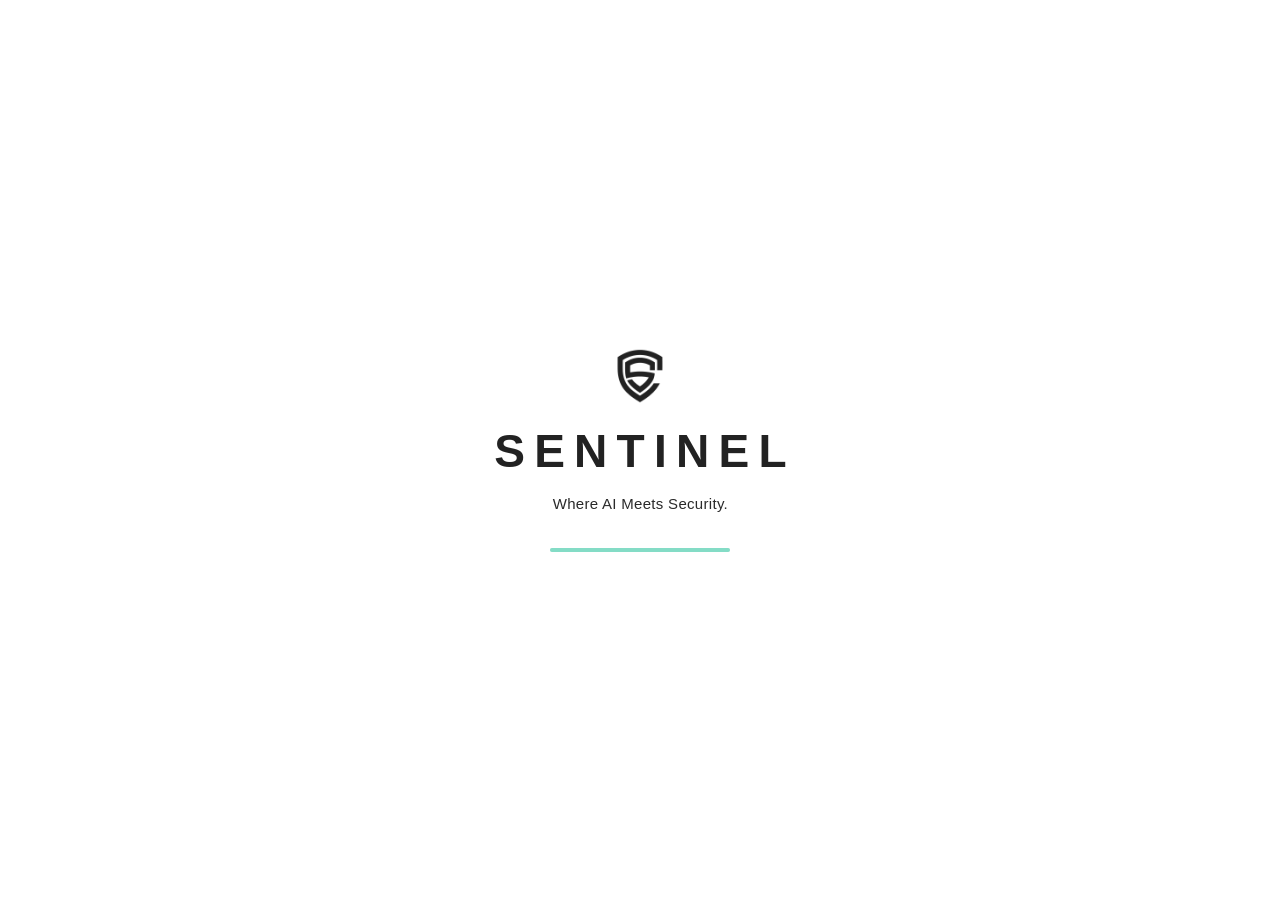
<file: web/index.html>
<!DOCTYPE html>
<html lang="en">
  <head>
    <meta charset="utf-8" />
    <meta name="viewport" content="width=device-width, initial-scale=1" />
    <meta
      http-equiv="Content-Security-Policy"
      content="default-src 'self'; connect-src 'self' http: https: ws: wss:; img-src 'self' http: https: data: blob:; media-src 'self' http: https: blob:; style-src 'self'; script-src 'self'; object-src 'none'; base-uri 'none'"
    />
    <title>Sentinel · Security Console</title>
    <link rel="icon" href="./assets/logo.png" type="image/png" />
    <link rel="stylesheet" href="./css/tokens.css?v=pro7" />
    <link rel="stylesheet" href="./css/app.css?v=pro8" />
    <link rel="stylesheet" href="./css/activity.css?v=pro7" />
    <script src="./js/boot.js?v=pro8"></script>
  </head>
  <body class="has-splash">
    <div
      id="splash"
      class="splash"
      role="status"
      aria-label="Sentinel loading"
      aria-live="polite"
    >
      <div class="splash__inner">
        <img
          class="logo-mark splash__logo"
          src="./assets/logo.png"
          width="56"
          height="56"
          alt=""
          decoding="async"
        />

        <p class="splash__word" aria-label="SENTINEL">
          <span class="splash__dia">SENTINEL</span>
        </p>

        <p class="splash__tagline">Where AI Meets Security.</p>

        <div class="splash__progress" aria-hidden="true">
          <div class="splash__progress-fill"></div>
        </div>
      </div>
    </div>

    <a class="skip-link" href="#main">Skip to content</a>

    <div id="app">
      <header id="topbar"></header>
      <div id="banner" role="alert" aria-live="assertive" hidden></div>
      <main id="main" tabindex="-1">
        <section
          id="page-live"
          class="page page--live is-active"
          data-page="live"
          aria-label="Live Operations"
        >
          <div class="live-banner" data-live-banner role="region" aria-label="Current incident"></div>
          <aside class="live-col live-col--left" data-live-left aria-label="Incidents"></aside>
          <div class="live-centre" data-live-centre>
            <div class="live-stage">
              <div id="cameras"></div>
            </div>
            <div class="live-track" data-live-track></div>
            <div class="live-activity" data-live-activity></div>
          </div>
          <aside class="live-col live-col--right" data-live-right aria-label="Site plan and call"></aside>
          <aside id="call-float" hidden></aside>
          <aside id="sidebar" hidden></aside>
        </section>

        <section
          id="page-incidents"
          class="page page--incidents"
          data-page="incidents"
          aria-label="Incidents"
          hidden
        >
          <div id="incidents-list"></div>
          <div id="incidents-detail"></div>
        </section>

        <section
          id="page-call"
          class="page page--call"
          data-page="call"
          aria-label="Call Console"
          hidden
        >
          <div id="call-page"></div>
        </section>

        <section
          id="page-system"
          class="page page--system"
          data-page="system"
          aria-label="System"
          hidden
        >
          <div id="system"></div>
        </section>
      </main>
    </div>

    <div id="map-expand" hidden></div>
    <div id="demo" aria-hidden="true"></div>
    <div id="dismiss" aria-hidden="true" hidden></div>
    <div id="op-dialog" aria-hidden="true" hidden></div>

    <script type="module" src="./js/main.js?v=pro8"></script>
  </body>
</html>
</file>
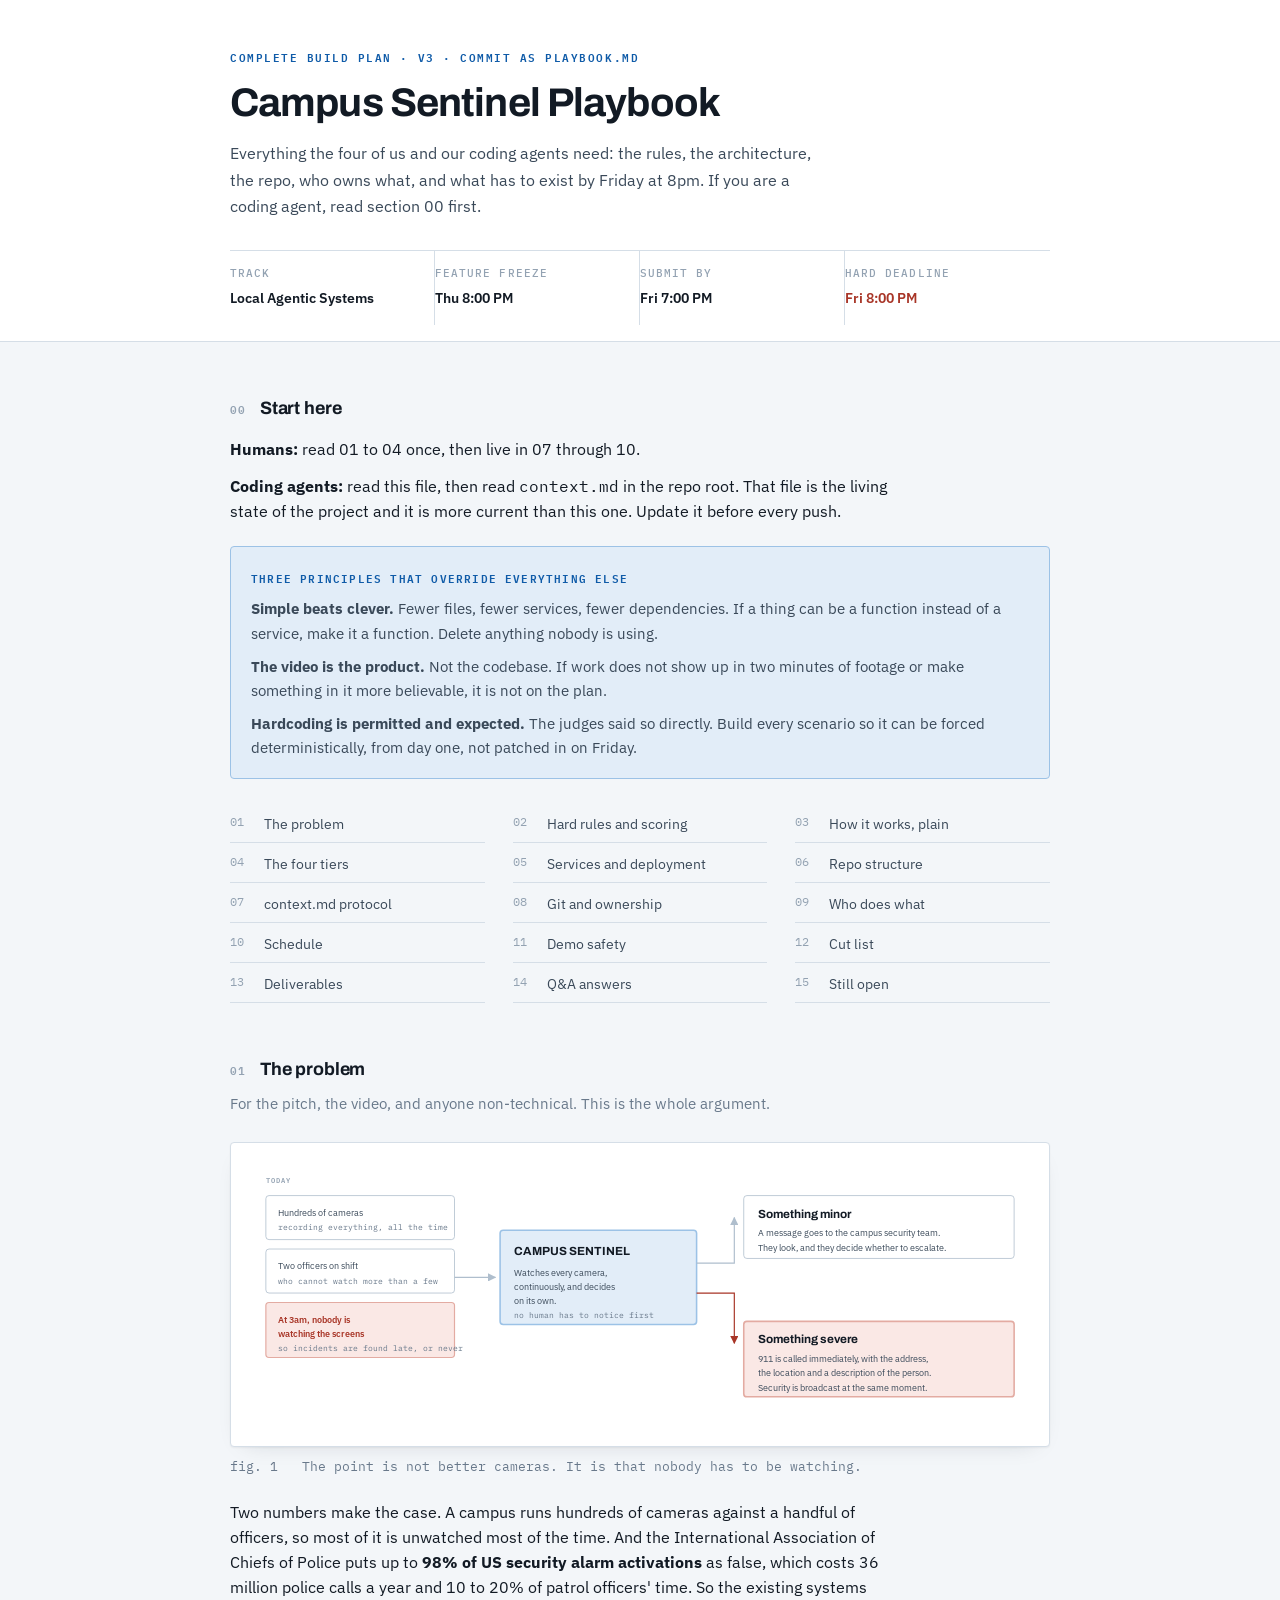
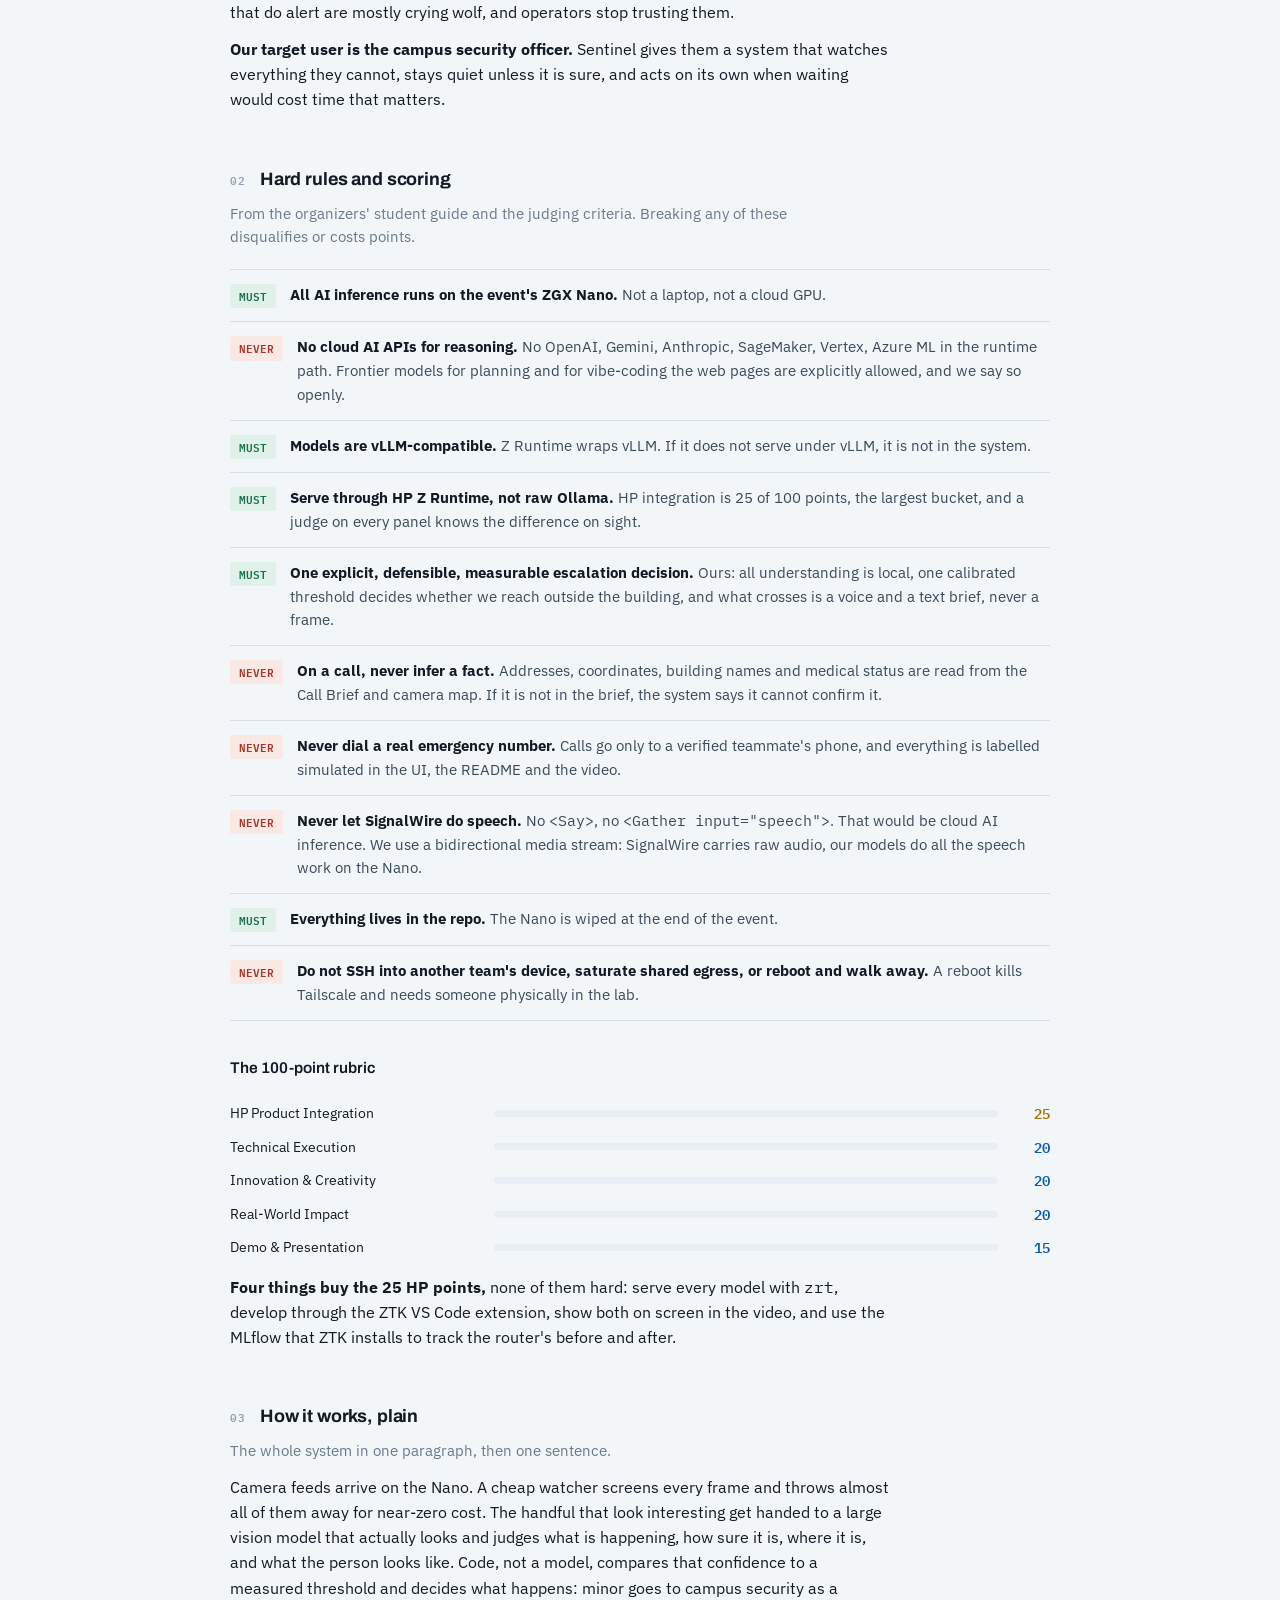
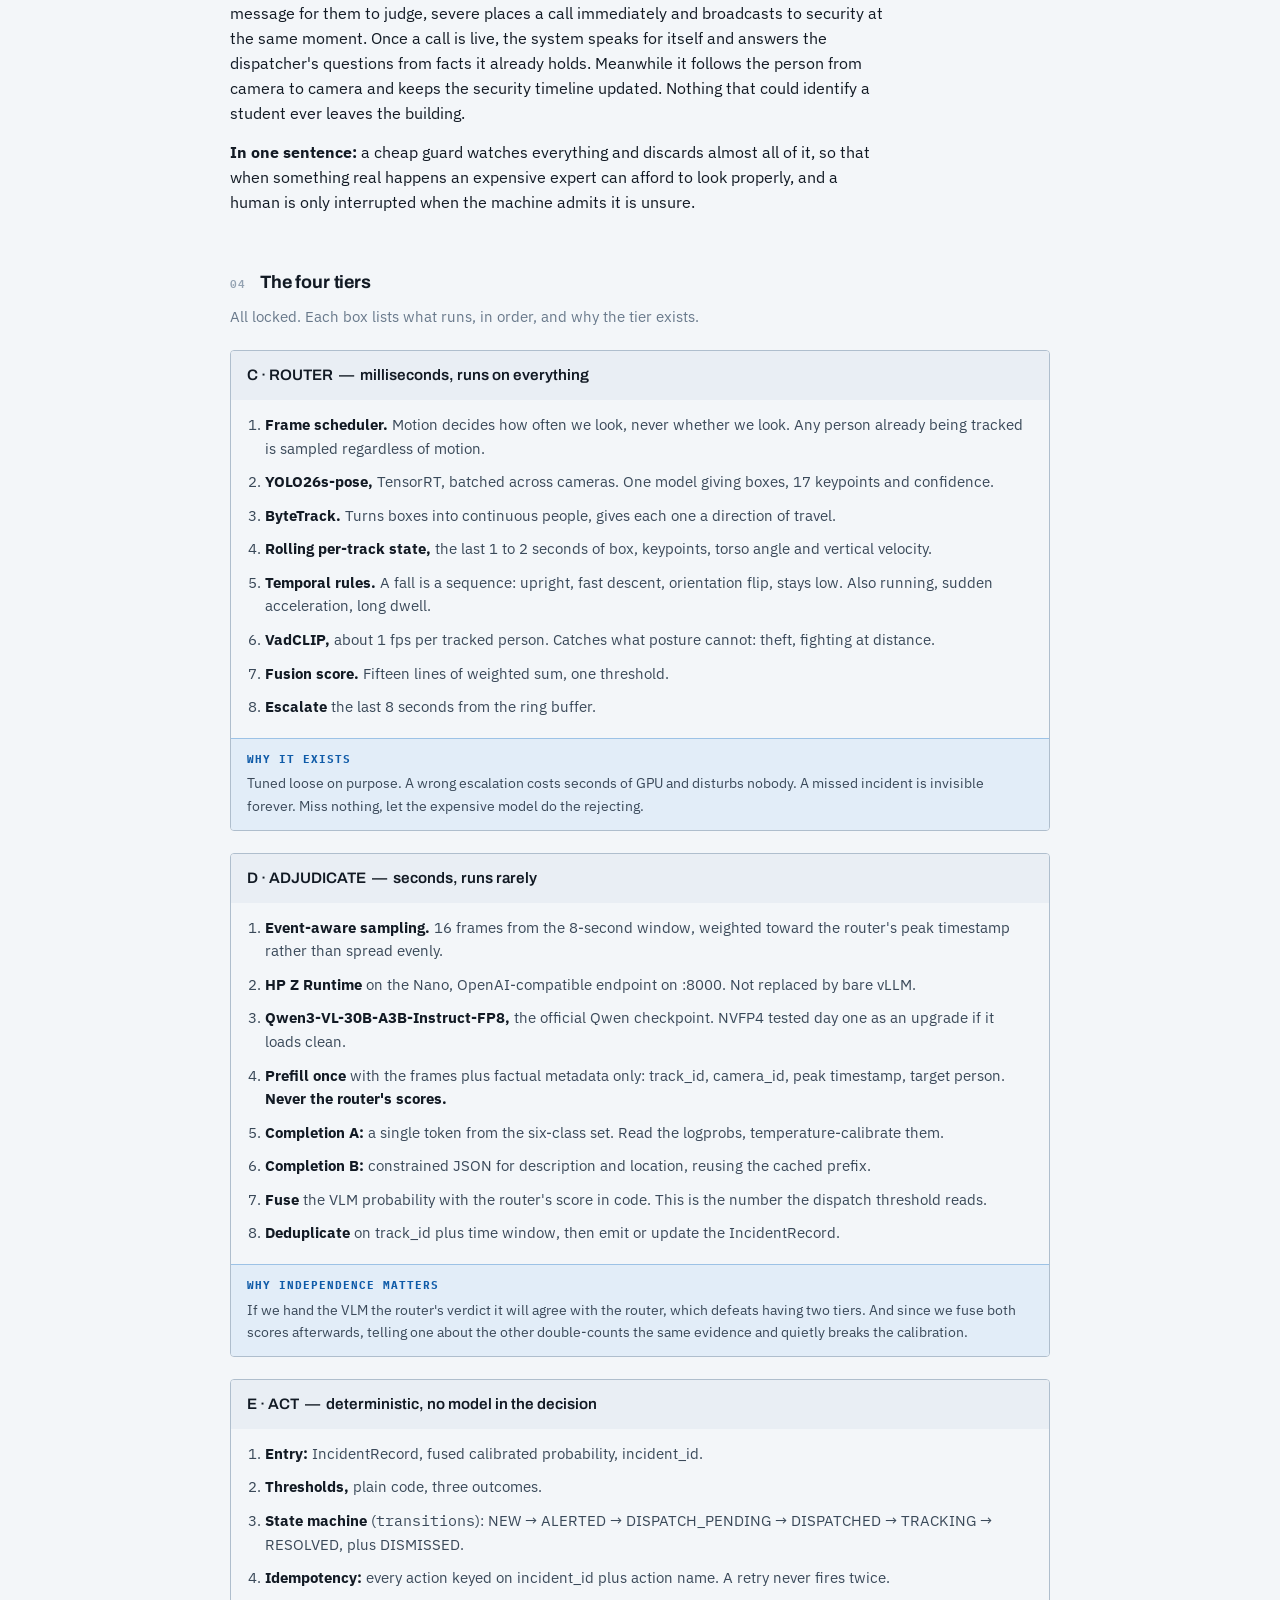
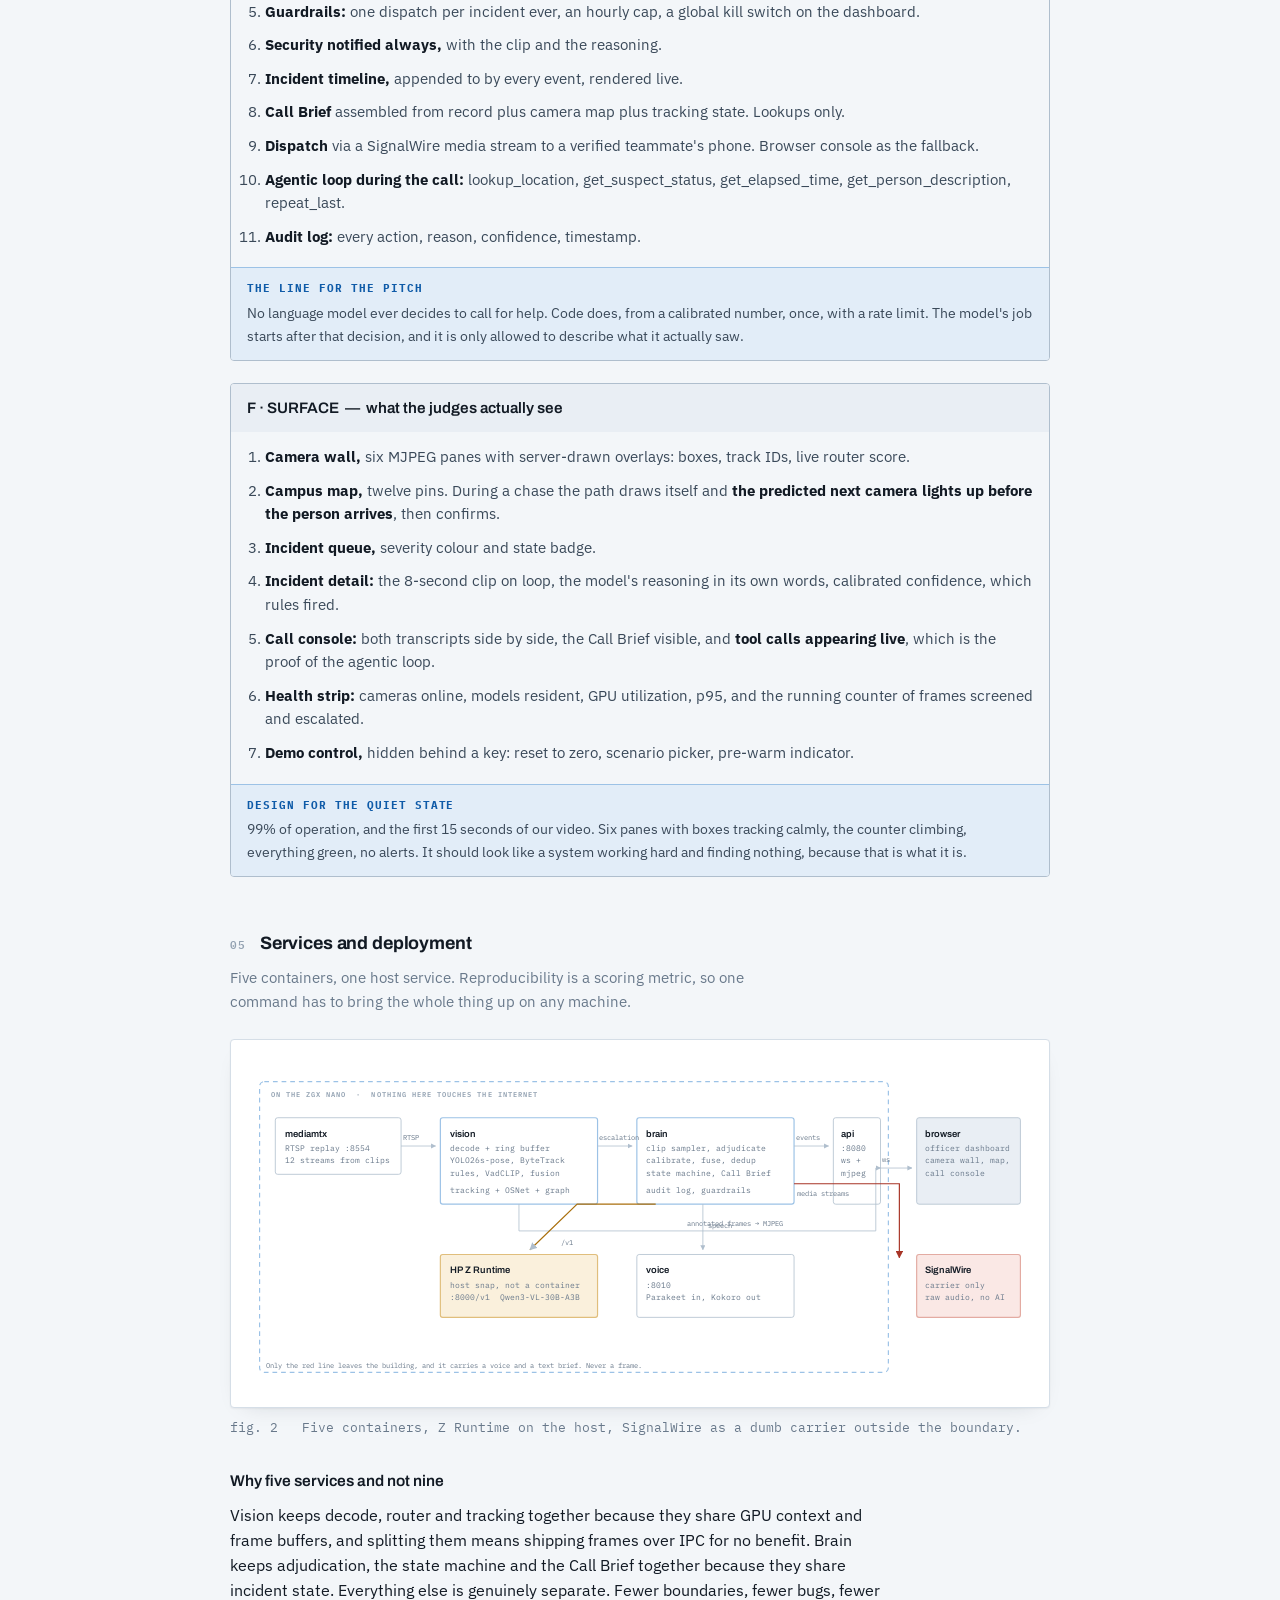
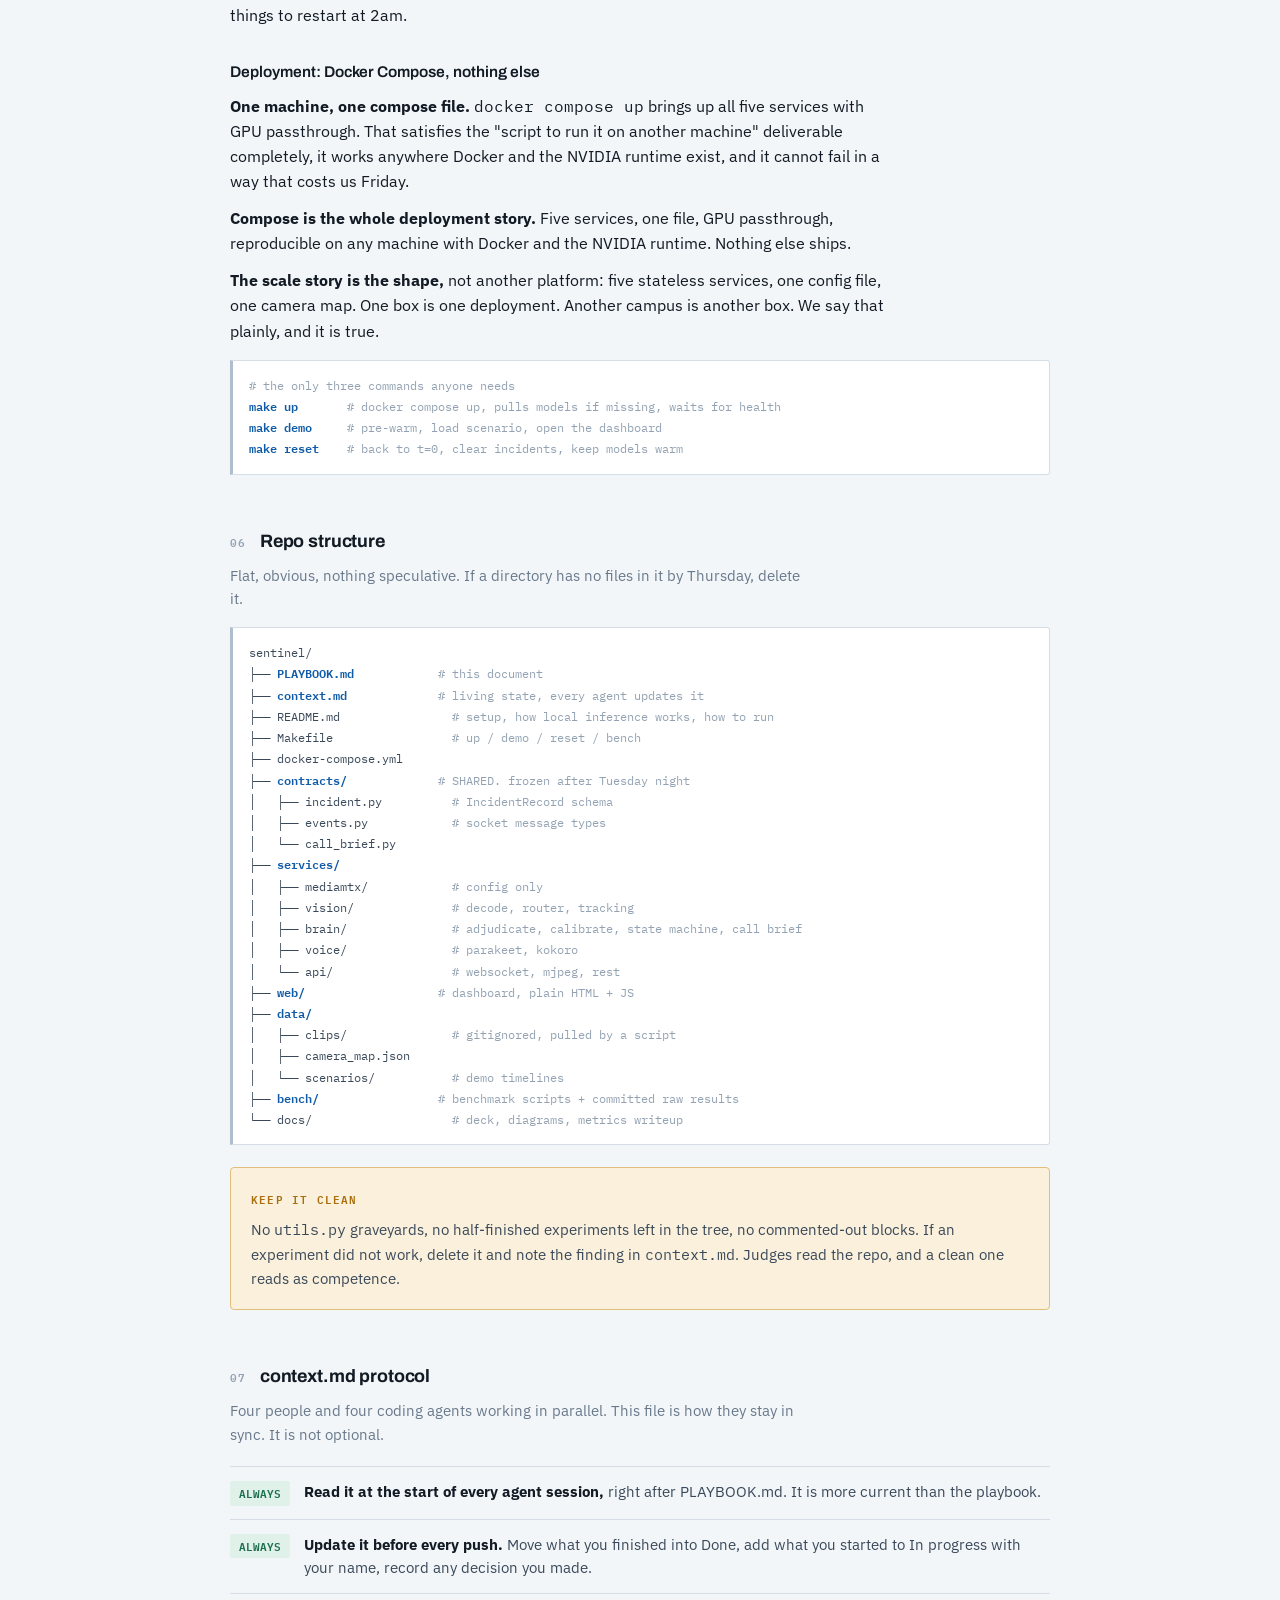
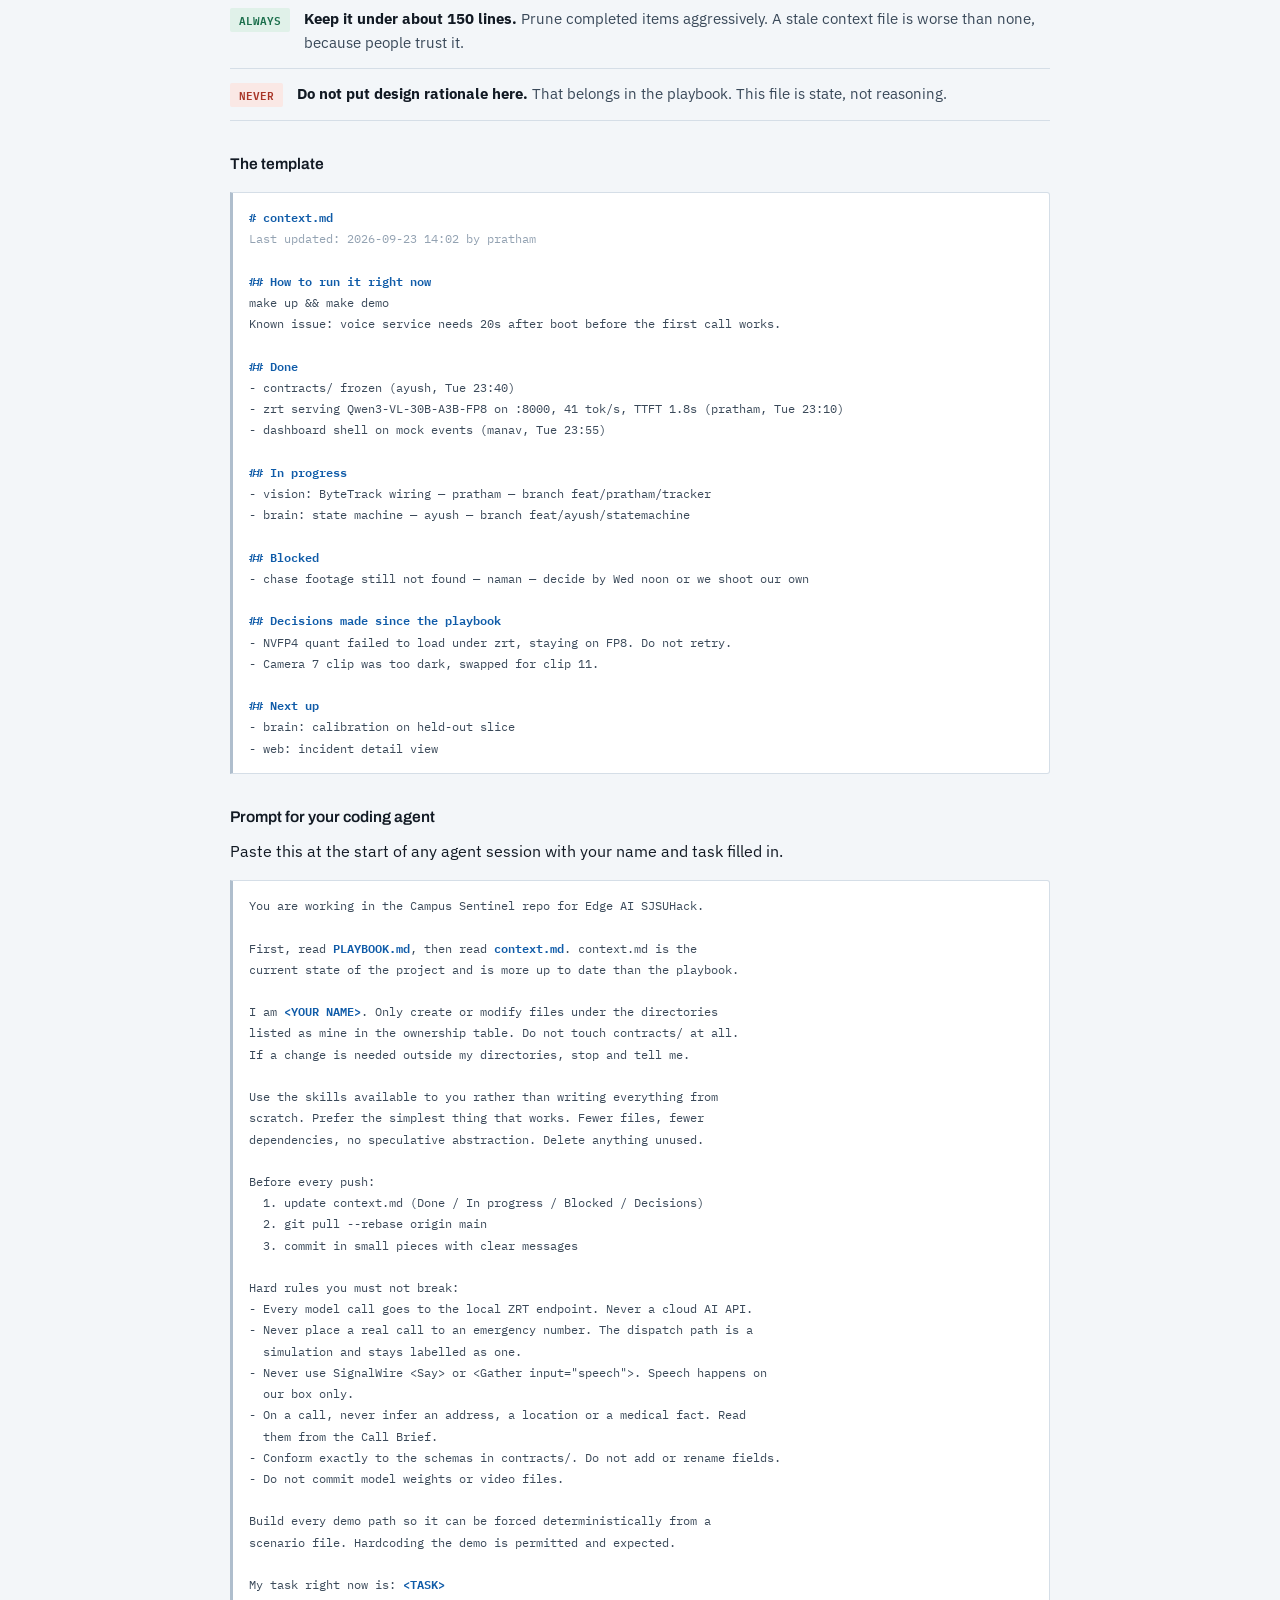
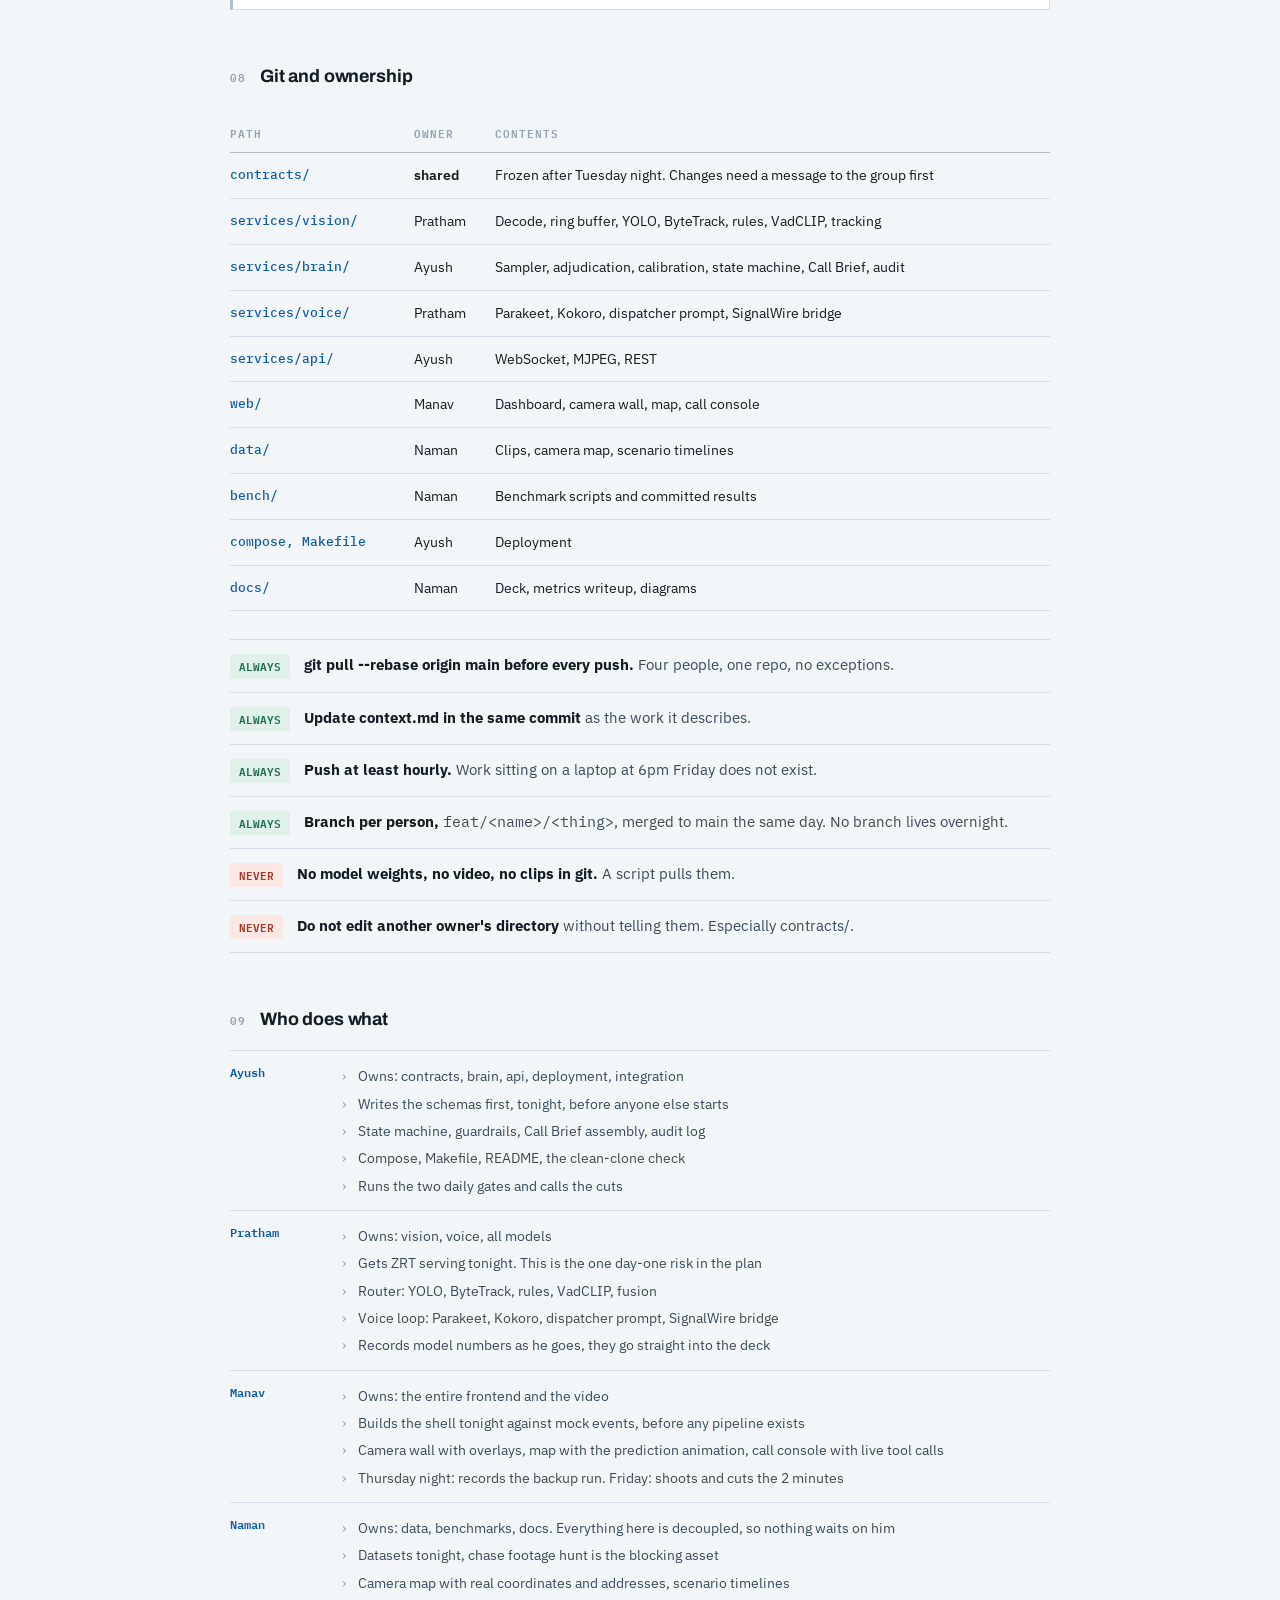
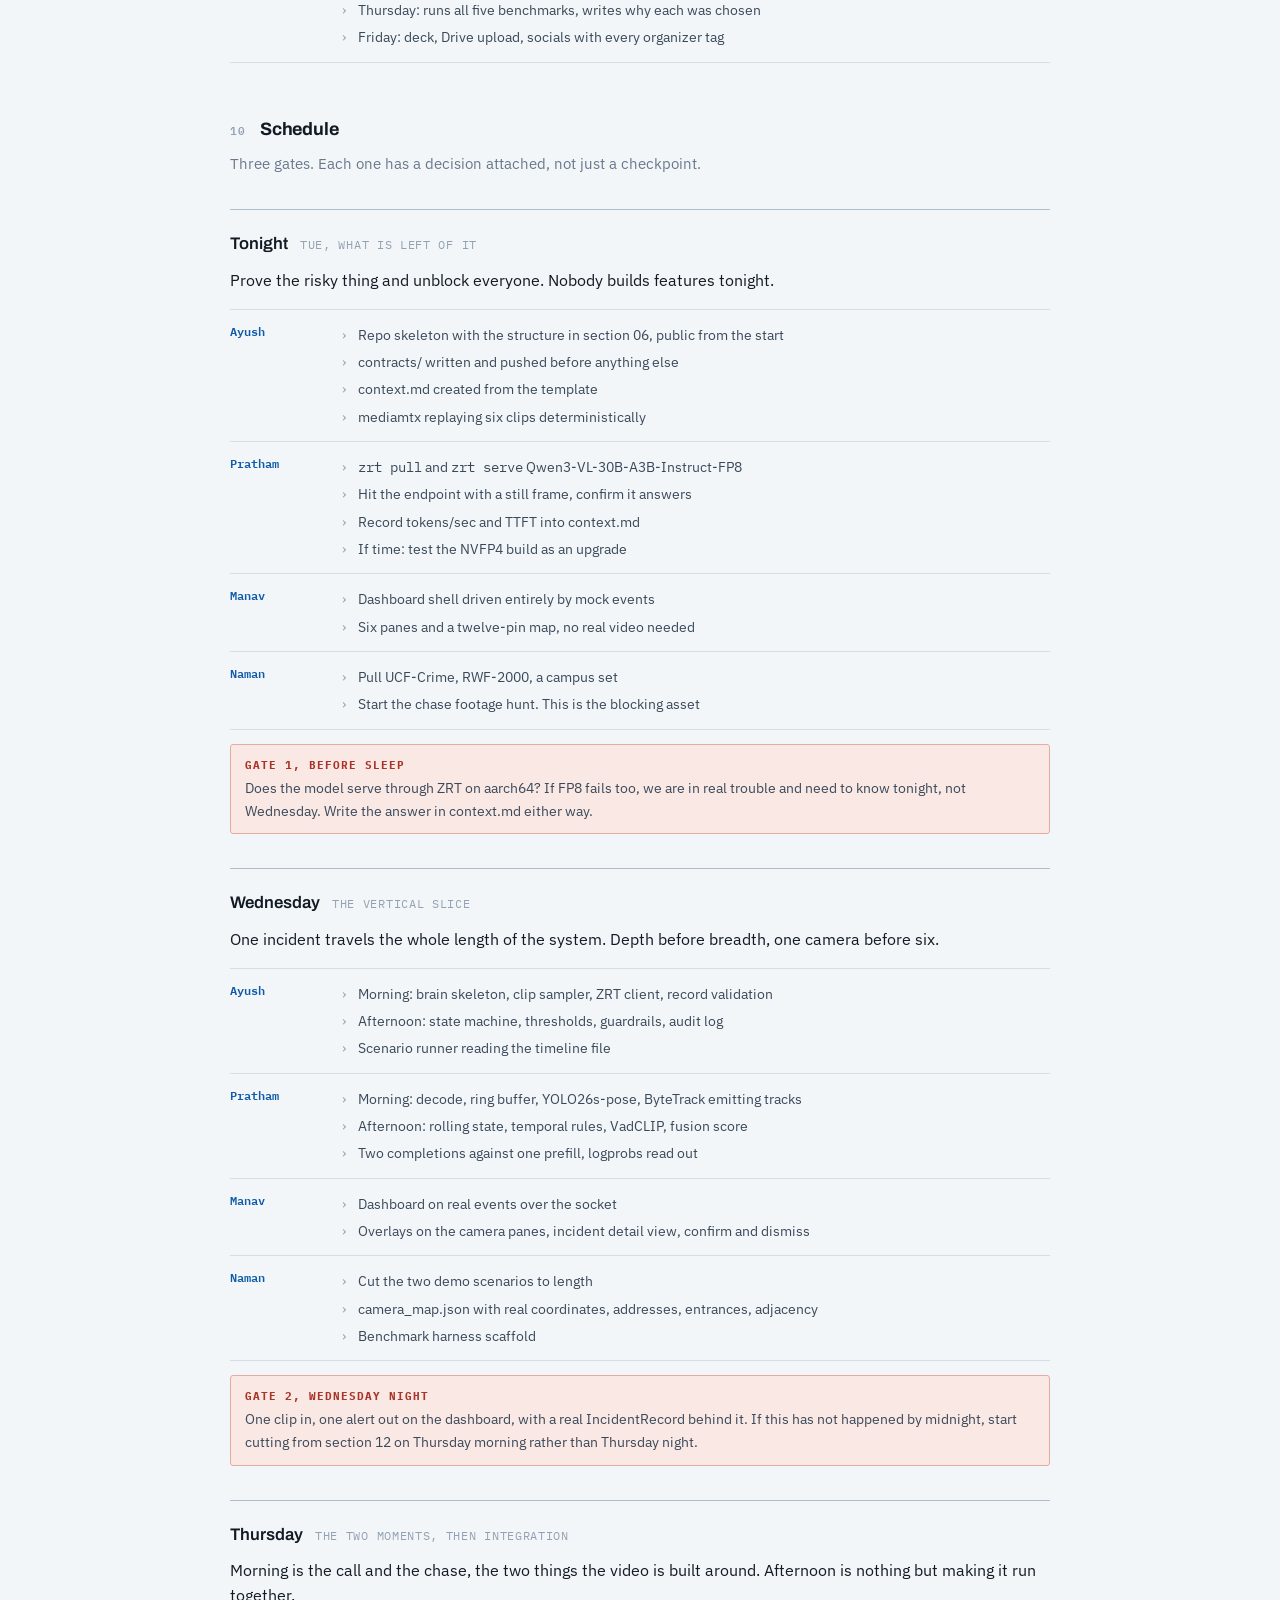
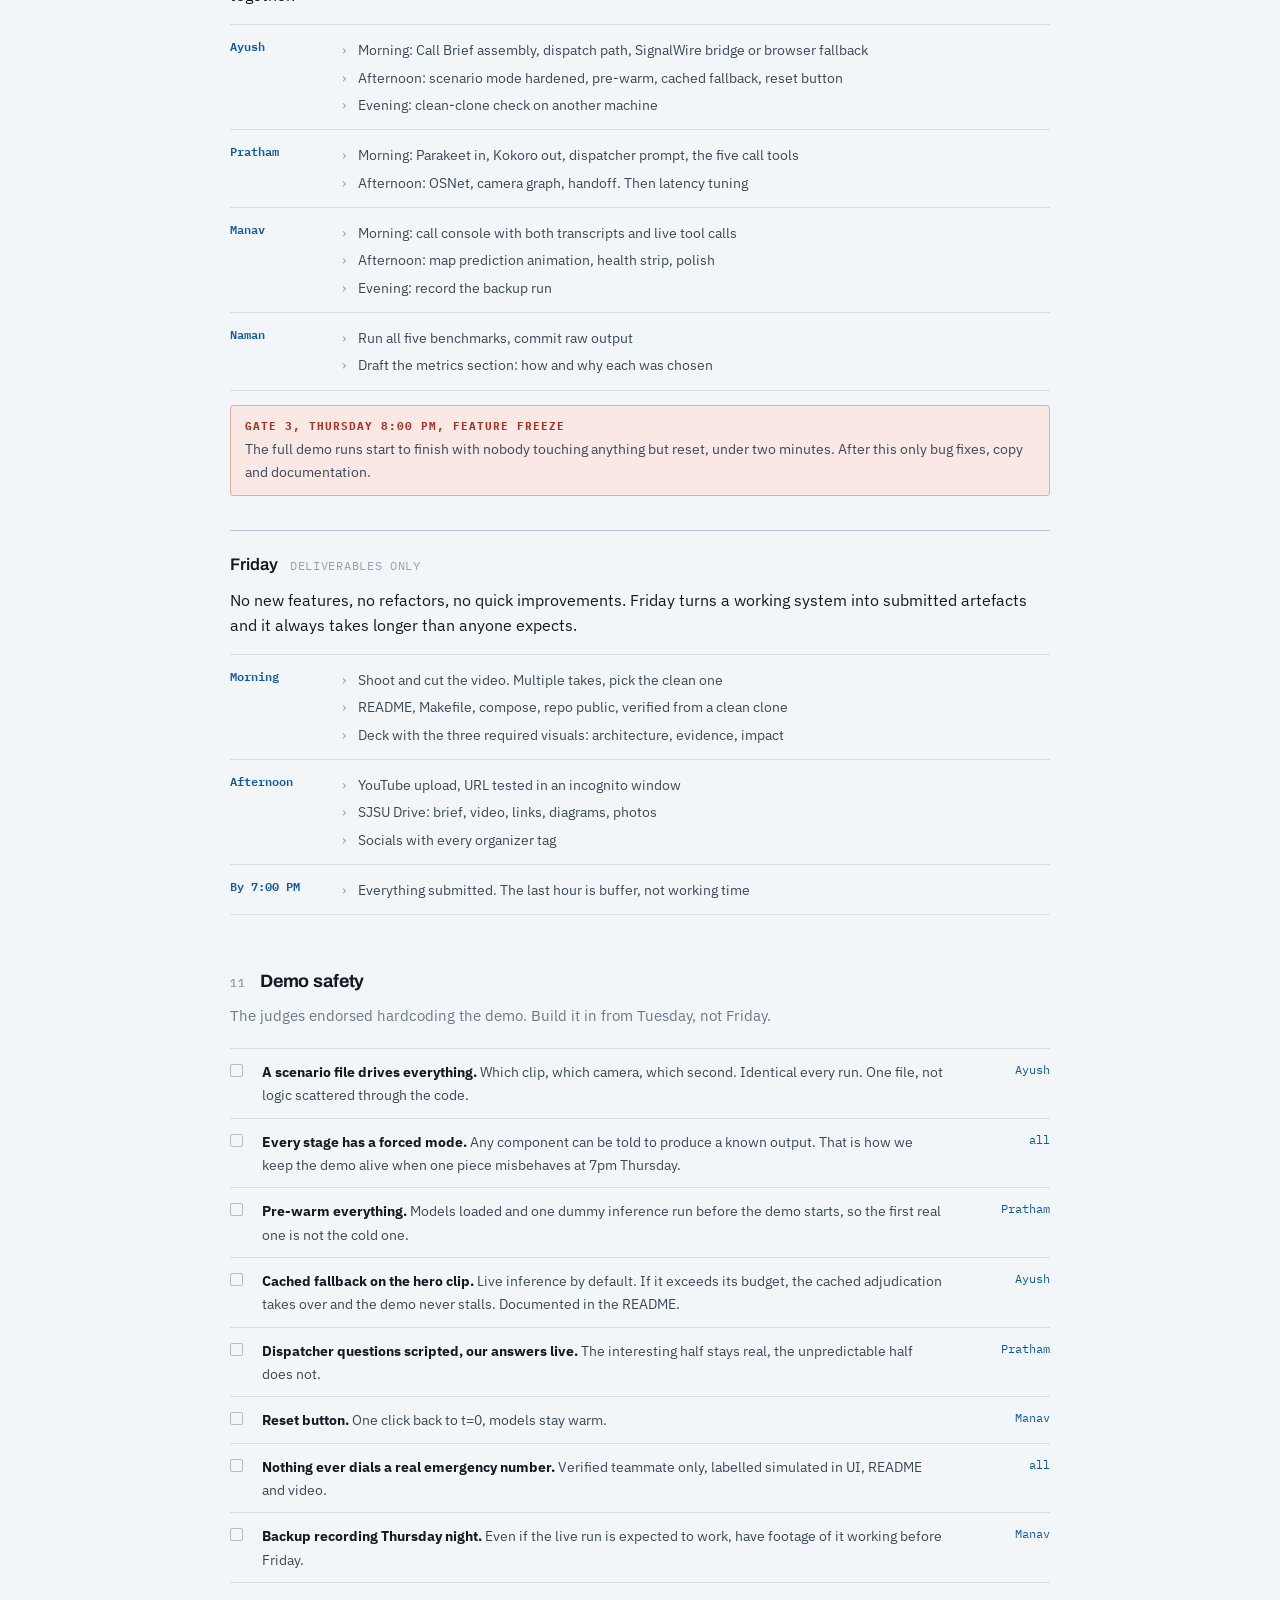
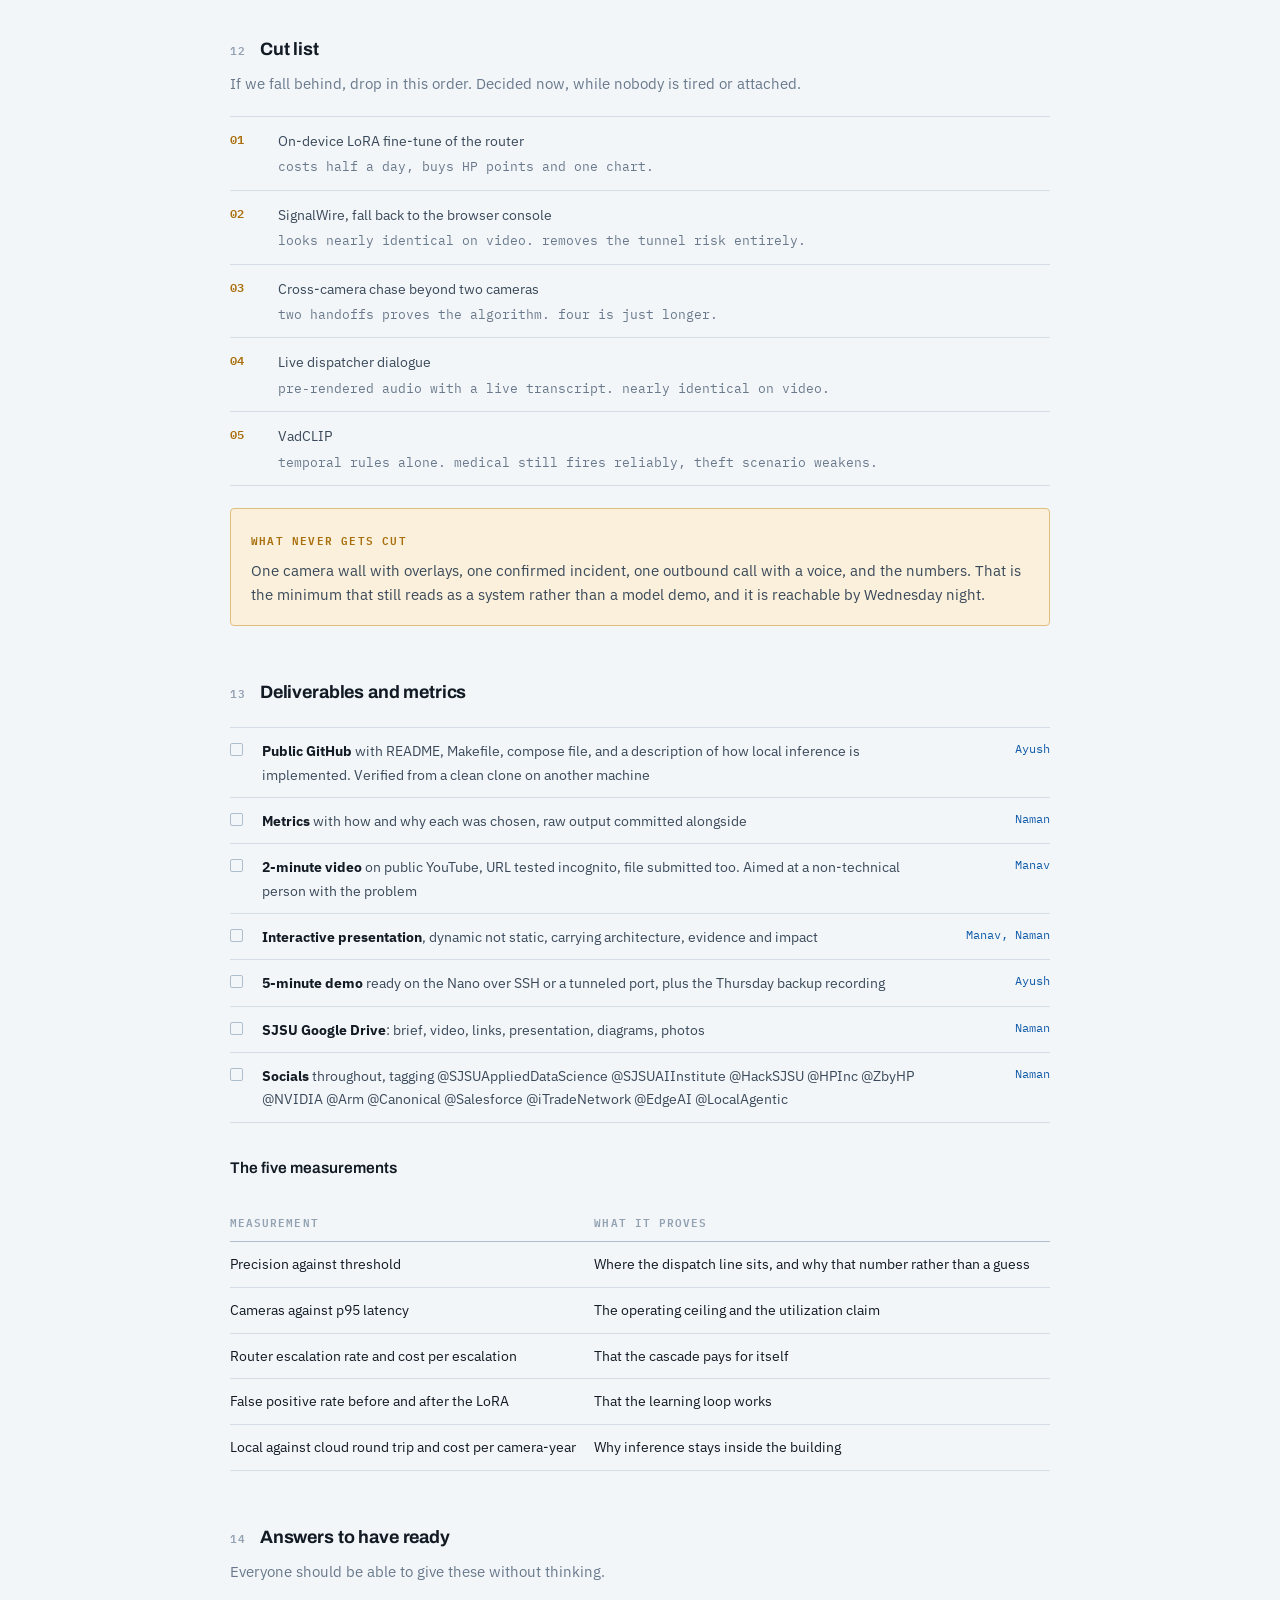
<file: campus-sentinel-playbook.html>
<!DOCTYPE html>
<html lang="en">
<head>
<meta charset="utf-8">
<meta name="viewport" content="width=device-width, initial-scale=1, viewport-fit=cover">
<style>:root{color-scheme:light dark}html,body{margin:0}img{max-width:100%}[hidden]{display:none!important}</style>
<title>Campus Sentinel Playbook</title>
<link rel="preconnect" href="https://fonts.gstatic.com" crossorigin>
<link rel="stylesheet" href="https://fonts.googleapis.com/css2?family=Archivo:wght@500;600;700&family=IBM+Plex+Mono:wght@400;500;600&family=IBM+Plex+Sans:ital,wght@0,400;0,500;0,600;1,400&display=swap">
<style>
  :root{
    --ink:#121A24; --ink-2:#3A4959; --muted:#69798B; --faint:#93A2B2;
    --ground:#F3F6F9; --surface:#FFFFFF; --surface-2:#E9EEF4;
    --line:#D5DEE7; --line-strong:#AFBECD;
    --accent:#0F5BA8; --accent-soft:#E2EDF8; --accent-line:#9CC2E6;
    --amber:#A96F0C; --amber-soft:#FAF0DC; --amber-line:#E0BE7C;
    --red:#A83527; --red-soft:#FAE8E5; --red-line:#E3ABA2;
    --green:#1A6E4B; --green-soft:#E0F1E9; --green-line:#9BCFB6;
    --shadow:0 1px 2px rgba(18,26,36,.05), 0 8px 24px -16px rgba(18,26,36,.22);
  }
  @media (prefers-color-scheme: dark){
    :root:not([data-theme="light"]){
      --ink:#E6EDF5; --ink-2:#BCC9D8; --muted:#8A99AB; --faint:#68778A;
      --ground:#0B1118; --surface:#131C26; --surface-2:#1B2733;
      --line:#25323F; --line-strong:#3B4B5C;
      --accent:#6BADE9; --accent-soft:#12293E; --accent-line:#27496B;
      --amber:#E0A542; --amber-soft:#2C2313; --amber-line:#57441F;
      --red:#E88070; --red-soft:#2F1A19; --red-line:#5C3029;
      --green:#55C295; --green-soft:#0E2A20; --green-line:#1F5140;
      --shadow:0 1px 2px rgba(0,0,0,.4), 0 10px 28px -18px rgba(0,0,0,.8);
    }
  }
  :root[data-theme="dark"]{
    --ink:#E6EDF5; --ink-2:#BCC9D8; --muted:#8A99AB; --faint:#68778A;
    --ground:#0B1118; --surface:#131C26; --surface-2:#1B2733;
    --line:#25323F; --line-strong:#3B4B5C;
    --accent:#6BADE9; --accent-soft:#12293E; --accent-line:#27496B;
    --amber:#E0A542; --amber-soft:#2C2313; --amber-line:#57441F;
    --red:#E88070; --red-soft:#2F1A19; --red-line:#5C3029;
    --green:#55C295; --green-soft:#0E2A20; --green-line:#1F5140;
    --shadow:0 1px 2px rgba(0,0,0,.4), 0 10px 28px -18px rgba(0,0,0,.8);
  }

  *{box-sizing:border-box}
  body{
    background:var(--ground); color:var(--ink);
    font-family:"IBM Plex Sans",-apple-system,BlinkMacSystemFont,"Segoe UI",sans-serif;
    font-size:15.5px; line-height:1.62; margin:0;
    -webkit-font-smoothing:antialiased;
  }
  .wrap{max-width:860px; margin:0 auto; padding-inline:20px; padding-block:0 72px}
  @media (max-width:520px){ .wrap{padding-inline:16px} }

  h1,h2,h3{font-family:Archivo,"IBM Plex Sans",sans-serif; text-wrap:balance; margin:0}
  h1{font-size:clamp(1.85rem,5.2vw,2.5rem); font-weight:700; letter-spacing:-.022em; line-height:1.12}
  h2{font-size:1.12rem; font-weight:700; letter-spacing:-.008em}
  h3{font-size:.97rem; font-weight:600}
  p{margin:0}
  a{color:var(--accent)}

  .mono{font-family:"IBM Plex Mono",ui-monospace,Menlo,monospace}
  .eyebrow{
    font-family:"IBM Plex Mono",monospace; font-size:.68rem; font-weight:600;
    letter-spacing:.14em; text-transform:uppercase; color:var(--accent);
  }

  /* ---------- masthead ---------- */
  header.mast{
    border-bottom:1px solid var(--line);
    background:var(--surface);
  }
  .mast-in{max-width:860px; margin:0 auto; padding-inline:20px; padding-block:44px 0}
  @media (max-width:520px){ .mast-in{padding-inline:16px; padding-block:32px 0} }
  .mast h1{margin-top:12px}
  .lede{color:var(--ink-2); font-size:1.03rem; margin-top:14px; max-width:60ch}
  .facts{
    display:flex; flex-wrap:wrap; gap:0; margin-top:30px;
    border-top:1px solid var(--line);
  }
  .fact{
    flex:1 1 150px; padding:14px 18px 16px 0; border-right:1px solid var(--line);
  }
  .fact:last-child{border-right:0}
  .fact dt{
    font-family:"IBM Plex Mono",monospace; font-size:.66rem; font-weight:500;
    letter-spacing:.1em; text-transform:uppercase; color:var(--faint);
  }
  .fact dd{margin:4px 0 0; font-size:.9rem; font-weight:600; color:var(--ink)}
  .fact dd.hot{color:var(--red)}
  @media (max-width:520px){ .fact{flex-basis:calc(50% - 1px); border-right:0} }

  /* ---------- sections ---------- */
  section{padding-top:52px}
  .sec-head{display:flex; align-items:baseline; gap:14px; flex-wrap:wrap; margin-bottom:8px}
  .sec-head .num{
    font-family:"IBM Plex Mono",monospace; font-size:.7rem; font-weight:600;
    color:var(--faint); letter-spacing:.08em;
  }
  .sec-note{color:var(--muted); font-size:.92rem; max-width:64ch; margin-top:6px}
  section > p{margin-top:14px; max-width:66ch}
  section > p + p{margin-top:12px}

  /* ---------- figure ---------- */
  figure{margin:26px 0 0}
  .scroller{
    overflow-x:auto; background:var(--surface);
    border:1px solid var(--line); border-radius:4px; padding:18px 16px;
    box-shadow:var(--shadow);
  }
  .scroller svg{display:block; min-width:660px; width:100%; height:auto}
  figcaption{
    margin-top:10px; font-size:.82rem; color:var(--muted);
    font-family:"IBM Plex Mono",monospace; line-height:1.55;
  }

  /* svg type */
  .n-title{font-family:Archivo,sans-serif; font-size:13px; font-weight:600; fill:var(--ink)}
  .n-sub{font-family:"IBM Plex Mono",monospace; font-size:10.5px; fill:var(--muted)}
  .n-tier{font-family:"IBM Plex Mono",monospace; font-size:9.5px; font-weight:600; letter-spacing:.14em; fill:var(--faint)}
  .n-edge{font-family:"IBM Plex Mono",monospace; font-size:10px; fill:var(--muted)}
  .n-edge-em{font-family:"IBM Plex Mono",monospace; font-size:10px; font-weight:600; fill:var(--accent)}
  .n-field{font-family:"IBM Plex Mono",monospace; font-size:10.5px; fill:var(--ink-2)}

  /* ---------- stage list ---------- */
  .stages{margin:26px 0 0; padding:0; list-style:none; counter-reset:st}
  .stage{
    display:grid; grid-template-columns:40px 1fr; gap:0 16px;
    padding:18px 0; border-top:1px solid var(--line);
  }
  .stage:last-child{border-bottom:1px solid var(--line)}
  .stage .idx{
    font-family:"IBM Plex Mono",monospace; font-size:.78rem; font-weight:600;
    color:var(--faint); padding-top:2px; font-variant-numeric:tabular-nums;
  }
  .stage h3{margin-bottom:5px}
  .stage p{color:var(--ink-2); font-size:.94rem}
  .cand{
    margin-top:9px; font-family:"IBM Plex Mono",monospace; font-size:.78rem;
    color:var(--muted); line-height:1.6; padding-left:11px;
    border-left:2px solid var(--accent-line);
  }
  .cand b{color:var(--accent); font-weight:600}

  /* ---------- table ---------- */
  .tbl-wrap{overflow-x:auto; margin-top:22px}
  table{border-collapse:collapse; width:100%; min-width:520px; font-size:.88rem}
  th,td{text-align:left; padding:11px 14px 11px 0; border-bottom:1px solid var(--line); vertical-align:top}
  th{
    font-family:"IBM Plex Mono",monospace; font-size:.66rem; font-weight:600;
    letter-spacing:.1em; text-transform:uppercase; color:var(--faint);
    border-bottom:1px solid var(--line-strong);
  }
  td.num{font-family:"IBM Plex Mono",monospace; font-variant-numeric:tabular-nums; white-space:nowrap}
  td b{font-weight:600}

  /* ---------- open decisions ---------- */
  .open{margin-top:24px; display:flex; flex-direction:column; gap:2px}
  .q{
    background:var(--surface); border-left:3px solid var(--amber-line);
    padding:16px 18px; border-radius:0 3px 3px 0;
  }
  .q .qid{
    font-family:"IBM Plex Mono",monospace; font-size:.68rem; font-weight:600;
    letter-spacing:.1em; color:var(--amber); text-transform:uppercase;
  }
  .q h3{margin:5px 0 7px}
  .q p{font-size:.91rem; color:var(--ink-2)}
  .q .need{
    margin-top:9px; font-size:.84rem; color:var(--muted);
    font-family:"IBM Plex Mono",monospace; line-height:1.6;
  }
  .q .need b{color:var(--amber); font-weight:600}

  /* ---------- rules columns ---------- */
  .cols{display:grid; grid-template-columns:1fr 1fr; gap:28px; margin-top:22px}
  @media (max-width:620px){ .cols{grid-template-columns:1fr; gap:24px} }
  .cols ul{margin:10px 0 0; padding-left:0; list-style:none; font-size:.91rem; color:var(--ink-2)}
  .cols li{padding:6px 0 6px 20px; position:relative; border-bottom:1px solid var(--line)}
  .cols li:before{
    position:absolute; left:0; top:6px; font-family:"IBM Plex Mono",monospace;
    font-size:.8rem; font-weight:600;
  }
  .yes li:before{content:"+"; color:var(--green)}
  .no li:before{content:"\00d7"; color:var(--red)}
  .col-h{
    font-family:"IBM Plex Mono",monospace; font-size:.68rem; font-weight:600;
    letter-spacing:.11em; text-transform:uppercase;
  }
  .yes .col-h{color:var(--green)} .no .col-h{color:var(--red)}

  /* ---------- rubric bars ---------- */
  .rubric{margin-top:22px; display:flex; flex-direction:column; gap:11px}
  .rr{display:grid; grid-template-columns:minmax(120px,1fr) 2fr 40px; gap:12px; align-items:center; font-size:.87rem}
  .rr .bar{height:7px; background:var(--surface-2); border-radius:9999px; overflow:hidden}
  .rr .fill{height:100%; background:var(--accent); border-radius:9999px}
  .rr .pts{font-family:"IBM Plex Mono",monospace; font-weight:600; text-align:right; color:var(--accent); font-variant-numeric:tabular-nums}
  .rr.mine .fill{background:var(--amber)} .rr.mine .pts{color:var(--amber)}

  /* ---------- risks ---------- */
  .risks{margin-top:22px; display:flex; flex-direction:column; gap:0}
  .risk{display:grid; grid-template-columns:auto 1fr; gap:0 14px; padding:15px 0; border-top:1px solid var(--line)}
  .risk:last-child{border-bottom:1px solid var(--line)}
  .sev{
    font-family:"IBM Plex Mono",monospace; font-size:.62rem; font-weight:600;
    letter-spacing:.09em; text-transform:uppercase; padding:3px 8px; border-radius:2px;
    height:fit-content; margin-top:2px; white-space:nowrap;
  }
  .sev.hi{background:var(--red-soft); color:var(--red)}
  .sev.md{background:var(--amber-soft); color:var(--amber)}
  .sev.lo{background:var(--surface-2); color:var(--muted)}
  .risk h3{margin-bottom:4px}
  .risk p{font-size:.9rem; color:var(--ink-2)}
  .risk .fix{margin-top:6px; font-size:.86rem; color:var(--muted)}
  .risk .fix b{color:var(--ink-2); font-weight:600}

  footer{
    margin-top:56px; padding-top:22px; border-top:1px solid var(--line);
    font-family:"IBM Plex Mono",monospace; font-size:.76rem; color:var(--faint); line-height:1.7;
  }
  hr.rule{border:0; border-top:1px solid var(--line); margin:0}

  /* ---------- memory budget ---------- */
  .budget{margin-top:24px}
  .budget-bar{display:flex; height:46px; border-radius:3px; overflow:hidden; border:1px solid var(--line-strong)}
  .budget-bar span{display:block; height:100%}
  .budget-key{display:flex; flex-wrap:wrap; gap:6px 20px; margin-top:12px; font-size:.82rem; color:var(--ink-2)}
  .budget-key i{display:inline-block; width:10px; height:10px; border-radius:2px; margin-right:7px; vertical-align:-1px}
  .budget-key b{font-family:"IBM Plex Mono",monospace; font-weight:600; font-variant-numeric:tabular-nums}
  .budget-cap{margin-top:8px; font-family:"IBM Plex Mono",monospace; font-size:.74rem; color:var(--faint); display:flex; justify-content:space-between}

  /* ---------- callout ---------- */
  .callout{
    margin-top:24px; background:var(--accent-soft); border:1px solid var(--accent-line);
    border-radius:4px; padding:18px 20px;
  }
  .callout .ct{
    font-family:"IBM Plex Mono",monospace; font-size:.68rem; font-weight:600;
    letter-spacing:.11em; text-transform:uppercase; color:var(--accent);
  }
  .callout p{margin-top:7px; font-size:.93rem; color:var(--ink-2)}
  .callout p + p{margin-top:9px}

  /* ---------- code ---------- */
  pre{
    margin:16px 0 0; background:var(--surface); border:1px solid var(--line);
    border-left:3px solid var(--line-strong); border-radius:0 3px 3px 0;
    padding:14px 16px; overflow-x:auto; font-family:"IBM Plex Mono",monospace;
    font-size:.79rem; line-height:1.75; color:var(--ink-2);
  }
  pre b{color:var(--accent); font-weight:600}
  pre i{color:var(--faint); font-style:normal}

  /* ---------- lane chart ---------- */
  .lane-name{font-family:Archivo,sans-serif; font-size:12px; font-weight:600; fill:var(--ink)}
  .lane-role{font-family:"IBM Plex Mono",monospace; font-size:9px; fill:var(--faint)}
  .lane-task{font-family:"IBM Plex Sans",sans-serif; font-size:10.5px; fill:var(--ink-2)}
  .lane-day{font-family:"IBM Plex Mono",monospace; font-size:9.5px; font-weight:600; letter-spacing:.12em; fill:var(--faint)}
  .lane-gate{font-family:"IBM Plex Mono",monospace; font-size:9px; font-weight:600; fill:var(--red)}

  /* ---------- schedule blocks ---------- */
  .day{border-top:1px solid var(--line-strong); padding-top:20px; margin-top:34px}
  .day-head{display:flex; align-items:baseline; gap:12px; flex-wrap:wrap}
  .day-head h3{font-size:1.05rem}
  .day-when{font-family:"IBM Plex Mono",monospace; font-size:.72rem; color:var(--faint); letter-spacing:.06em; text-transform:uppercase}
  .gate{
    margin-top:14px; background:var(--red-soft); border:1px solid var(--red-line);
    border-radius:3px; padding:11px 14px; font-size:.88rem; color:var(--ink-2);
  }
  .gate b{color:var(--red); font-family:"IBM Plex Mono",monospace; font-size:.7rem; letter-spacing:.09em; text-transform:uppercase; display:block; margin-bottom:3px}
  .owner{margin-top:16px; display:flex; flex-direction:column; gap:0}
  .ow{display:grid; grid-template-columns:96px 1fr; gap:0 16px; padding:11px 0; border-top:1px solid var(--line)}
  .ow:last-child{border-bottom:1px solid var(--line)}
  .ow .who{font-family:"IBM Plex Mono",monospace; font-size:.78rem; font-weight:600; color:var(--accent)}
  .ow ul{margin:0; padding-left:0; list-style:none; font-size:.9rem; color:var(--ink-2)}
  .ow li{padding:2px 0 2px 16px; position:relative}
  .ow li:before{content:"\203a"; position:absolute; left:0; color:var(--faint)}
  @media (max-width:520px){ .ow{grid-template-columns:1fr; gap:4px} }

  /* ---------- timeline script ---------- */
  .beats{margin-top:20px; display:flex; flex-direction:column; gap:0}
  .beat{display:grid; grid-template-columns:76px 1fr; gap:0 16px; padding:12px 0; border-top:1px solid var(--line)}
  .beat:last-child{border-bottom:1px solid var(--line)}
  .beat .t{font-family:"IBM Plex Mono",monospace; font-size:.78rem; font-weight:600; color:var(--accent); font-variant-numeric:tabular-nums}
  .beat p{font-size:.91rem; color:var(--ink-2)}
  .beat .say{margin-top:5px; font-size:.86rem; color:var(--muted); font-style:italic}

  /* ---------- cut list ---------- */
  .cuts{margin-top:20px; counter-reset:c}
  .cut{display:grid; grid-template-columns:34px 1fr; gap:0 14px; padding:12px 0; border-top:1px solid var(--line)}
  .cut:last-child{border-bottom:1px solid var(--line)}
  .cut .n{font-family:"IBM Plex Mono",monospace; font-size:.78rem; font-weight:600; color:var(--amber); font-variant-numeric:tabular-nums}
  .cut p{font-size:.9rem; color:var(--ink-2)}
  .cut .cost{margin-top:4px; font-size:.83rem; color:var(--muted); font-family:"IBM Plex Mono",monospace}

  /* ---------- check ---------- */
  .check{margin-top:20px; display:flex; flex-direction:column; gap:0}
  .ck{display:grid; grid-template-columns:20px 1fr 92px; gap:0 12px; padding:11px 0; border-top:1px solid var(--line); align-items:start}
  .ck:last-child{border-bottom:1px solid var(--line)}
  .ck .box{width:13px; height:13px; border:1.5px solid var(--line-strong); border-radius:2px; margin-top:4px}
  .ck .lbl{font-size:.9rem; color:var(--ink-2)}
  .ck .lbl b{color:var(--ink)}
  .ck .own{font-family:"IBM Plex Mono",monospace; font-size:.75rem; color:var(--accent); text-align:right}

  /* ---------- code ---------- */
  pre{
    margin:16px 0 0; background:var(--surface); border:1px solid var(--line);
    border-left:3px solid var(--line-strong); border-radius:0 3px 3px 0;
    padding:14px 16px; overflow-x:auto; font-family:"IBM Plex Mono",monospace;
    font-size:.78rem; line-height:1.7; color:var(--ink-2);
  }
  pre b{color:var(--accent); font-weight:600}
  pre i{color:var(--faint); font-style:normal}

  .callout{
    margin-top:22px; background:var(--accent-soft); border:1px solid var(--accent-line);
    border-radius:4px; padding:18px 20px;
  }
  .callout .ct{
    font-family:"IBM Plex Mono",monospace; font-size:.68rem; font-weight:600;
    letter-spacing:.11em; text-transform:uppercase; color:var(--accent);
  }
  .callout p{margin-top:7px; font-size:.93rem; color:var(--ink-2)}
  .callout p + p{margin-top:9px}
  .callout.warn{background:var(--amber-soft); border-color:var(--amber-line)}
  .callout.warn .ct{color:var(--amber)}

  /* ---------- budget bar ---------- */
  .budget{margin-top:24px}
  .budget-bar{display:flex; height:46px; border-radius:3px; overflow:hidden; border:1px solid var(--line-strong)}
  .budget-bar span{display:block; height:100%}
  .budget-key{display:flex; flex-wrap:wrap; gap:6px 20px; margin-top:12px; font-size:.82rem; color:var(--ink-2)}
  .budget-key i{display:inline-block; width:10px; height:10px; border-radius:2px; margin-right:7px; vertical-align:-1px}
  .budget-key b{font-family:"IBM Plex Mono",monospace; font-weight:600; font-variant-numeric:tabular-nums}
  .budget-cap{margin-top:8px; font-family:"IBM Plex Mono",monospace; font-size:.74rem; color:var(--faint); display:flex; justify-content:space-between}

  /* ---------- hard rules ---------- */
  .rules{margin-top:20px; display:flex; flex-direction:column; gap:0}
  .rule{display:grid; grid-template-columns:auto 1fr; gap:0 14px; padding:13px 0; border-top:1px solid var(--line)}
  .rule:last-child{border-bottom:1px solid var(--line)}
  .rule .mark{
    font-family:"IBM Plex Mono",monospace; font-size:.7rem; font-weight:600;
    padding:3px 9px; border-radius:2px; height:fit-content; margin-top:1px; white-space:nowrap;
  }
  .rule .mark.must{background:var(--green-soft); color:var(--green)}
  .rule .mark.never{background:var(--red-soft); color:var(--red)}
  .rule p{font-size:.92rem; color:var(--ink-2)}
  .rule p b{color:var(--ink)}

  /* ---------- repo table ---------- */
  .repo td:first-child{font-family:"IBM Plex Mono",monospace; font-size:.83rem; white-space:nowrap; color:var(--accent); font-weight:500}

  /* ---------- toc ---------- */
  .toc{margin-top:26px; display:grid; grid-template-columns:repeat(auto-fit,minmax(200px,1fr)); gap:2px 28px}
  .toc a{
    display:grid; grid-template-columns:26px 1fr; gap:0 8px; padding:7px 0;
    border-bottom:1px solid var(--line); text-decoration:none; font-size:.89rem; color:var(--ink-2);
  }
  .toc a:hover{color:var(--accent)}
  .toc a span{font-family:"IBM Plex Mono",monospace; font-size:.74rem; color:var(--faint)}

  .svc{font-family:"IBM Plex Mono",monospace; font-size:10px; fill:var(--muted)}
  .big-h{font-family:Archivo,sans-serif; font-size:15px; font-weight:700; fill:var(--ink)}
  .big-s{font-family:"IBM Plex Sans",sans-serif; font-size:12px; fill:var(--ink-2)}
  .big-k{font-family:"IBM Plex Sans",sans-serif; font-size:12px; font-weight:600; fill:var(--red)}
  .d-band{font-family:"IBM Plex Mono",monospace; font-size:9.5px; font-weight:600; letter-spacing:.14em; fill:var(--faint)}
  .d-h{font-family:Archivo,sans-serif; font-size:12px; font-weight:600; fill:var(--ink)}
  .d-s{font-family:"IBM Plex Mono",monospace; font-size:9.5px; fill:var(--muted)}
  .d-a{font-family:"IBM Plex Mono",monospace; font-size:9px; fill:var(--muted)}
  .d-idx{font-family:"IBM Plex Mono",monospace; font-size:9px; font-weight:600; fill:var(--faint)}
  .budget{margin-top:24px}
  .budget-bar{display:flex; height:46px; border-radius:3px; overflow:hidden; border:1px solid var(--line-strong)}
  .budget-bar span{display:block; height:100%}
  .budget-key{display:flex; flex-wrap:wrap; gap:6px 20px; margin-top:12px; font-size:.82rem; color:var(--ink-2)}
  .budget-key i{display:inline-block; width:10px; height:10px; border-radius:2px; margin-right:7px; vertical-align:-1px}
  .budget-key b{font-family:"IBM Plex Mono",monospace; font-weight:600}
  .rules{margin-top:20px; display:flex; flex-direction:column; gap:0}
  .rule{display:grid; grid-template-columns:auto 1fr; gap:0 14px; padding:13px 0; border-top:1px solid var(--line)}
  .rule:last-child{border-bottom:1px solid var(--line)}
  .rule .mark{font-family:"IBM Plex Mono",monospace; font-size:.7rem; font-weight:600; padding:3px 9px; border-radius:2px; height:fit-content; margin-top:1px; white-space:nowrap}
  .rule .mark.must{background:var(--green-soft); color:var(--green)}
  .rule .mark.never{background:var(--red-soft); color:var(--red)}
  .rule p{font-size:.92rem; color:var(--ink-2)}
  .rule p b{color:var(--ink)}
  .repo td:first-child{font-family:"IBM Plex Mono",monospace; font-size:.83rem; white-space:nowrap; color:var(--accent); font-weight:500}
  .toc{margin-top:26px; display:grid; grid-template-columns:repeat(auto-fit,minmax(210px,1fr)); gap:2px 28px}
  .toc a{display:grid; grid-template-columns:26px 1fr; gap:0 8px; padding:7px 0; border-bottom:1px solid var(--line); text-decoration:none; font-size:.89rem; color:var(--ink-2)}
  .toc a:hover{color:var(--accent)}
  .toc a span{font-family:"IBM Plex Mono",monospace; font-size:.74rem; color:var(--faint)}
  .tierbox{margin-top:22px; border:1px solid var(--line-strong); border-radius:4px; overflow:hidden}
  .tierbox h3{background:var(--surface-2); padding:12px 16px; margin:0; font-size:.95rem}
  .tierbox ol{margin:0; padding:8px 16px 14px 34px; font-size:.91rem; color:var(--ink-2)}
  .tierbox ol li{padding:5px 0}
  .tierbox ol li b{color:var(--ink)}
  .tierbox .why{padding:12px 16px; background:var(--accent-soft); border-top:1px solid var(--accent-line); font-size:.88rem; color:var(--ink-2)}
  .tierbox .why b{color:var(--accent); font-family:"IBM Plex Mono",monospace; font-size:.68rem; letter-spacing:.09em; text-transform:uppercase; display:block; margin-bottom:4px}
</style>

</head>
<body>
<header class="mast">
  <div class="mast-in">
    <span class="eyebrow">Complete build plan &middot; v3 &middot; commit as PLAYBOOK.md</span>
    <h1>Campus Sentinel Playbook</h1>
    <p class="lede">Everything the four of us and our coding agents need: the rules, the architecture, the repo, who owns what, and what has to exist by Friday at 8pm. If you are a coding agent, read section 00 first.</p>
    <dl class="facts">
      <div class="fact"><dt>Track</dt><dd>Local Agentic Systems</dd></div>
      <div class="fact"><dt>Feature freeze</dt><dd>Thu 8:00 PM</dd></div>
      <div class="fact"><dt>Submit by</dt><dd>Fri 7:00 PM</dd></div>
      <div class="fact"><dt>Hard deadline</dt><dd class="hot">Fri 8:00 PM</dd></div>
    </dl>
  </div>
</header>

<div class="wrap">

<section id="s00">
  <div class="sec-head"><span class="num">00</span><h2>Start here</h2></div>
  <p><b>Humans:</b> read 01 to 04 once, then live in 07 through 10.</p>
  <p><b>Coding agents:</b> read this file, then read <span class="mono">context.md</span> in the repo root. That file is the living state of the project and it is more current than this one. Update it before every push.</p>

  <div class="callout">
    <span class="ct">Three principles that override everything else</span>
    <p><b>Simple beats clever.</b> Fewer files, fewer services, fewer dependencies. If a thing can be a function instead of a service, make it a function. Delete anything nobody is using.</p>
    <p><b>The video is the product.</b> Not the codebase. If work does not show up in two minutes of footage or make something in it more believable, it is not on the plan.</p>
    <p><b>Hardcoding is permitted and expected.</b> The judges said so directly. Build every scenario so it can be forced deterministically, from day one, not patched in on Friday.</p>
  </div>

  <div class="toc">
    <a href="#s01"><span>01</span>The problem</a>
    <a href="#s02"><span>02</span>Hard rules and scoring</a>
    <a href="#s03"><span>03</span>How it works, plain</a>
    <a href="#s04"><span>04</span>The four tiers</a>
    <a href="#s05"><span>05</span>Services and deployment</a>
    <a href="#s06"><span>06</span>Repo structure</a>
    <a href="#s07"><span>07</span>context.md protocol</a>
    <a href="#s08"><span>08</span>Git and ownership</a>
    <a href="#s09"><span>09</span>Who does what</a>
    <a href="#s10"><span>10</span>Schedule</a>
    <a href="#s11"><span>11</span>Demo safety</a>
    <a href="#s12"><span>12</span>Cut list</a>
    <a href="#s13"><span>13</span>Deliverables</a>
    <a href="#s14"><span>14</span>Q&amp;A answers</a>
    <a href="#s15"><span>15</span>Still open</a>
  </div>
</section>

<section id="s01">
  <div class="sec-head"><span class="num">01</span><h2>The problem</h2></div>
  <p class="sec-note">For the pitch, the video, and anyone non-technical. This is the whole argument.</p>

  <figure>
    <div class="scroller">
      <svg viewBox="0 0 1000 340" role="img" aria-label="A campus has hundreds of cameras and very few officers, and at night nobody is watching the screens at all. Campus Sentinel watches every camera continuously and decides on its own. Minor incidents become a message to campus security who decide whether to escalate. Severe incidents call 911 immediately and broadcast to security at the same time.">
        <defs>
          <marker id="p1" viewBox="0 0 10 10" refX="9" refY="5" markerWidth="7" markerHeight="7" orient="auto-start-reverse"><path d="M0,0 L10,5 L0,10 z" fill="var(--line-strong)"/></marker>
          <marker id="p2" viewBox="0 0 10 10" refX="9" refY="5" markerWidth="7" markerHeight="7" orient="auto-start-reverse"><path d="M0,0 L10,5 L0,10 z" fill="var(--red)"/></marker>
        </defs>

        <text class="d-band" x="24" y="28">TODAY</text>
        <rect x="24" y="44" width="240" height="56" rx="4" fill="var(--surface)" stroke="var(--line-strong)"/>
        <text class="big-s" x="40" y="70">Hundreds of cameras</text>
        <text class="svc" x="40" y="88">recording everything, all the time</text>

        <rect x="24" y="112" width="240" height="56" rx="4" fill="var(--surface)" stroke="var(--line-strong)"/>
        <text class="big-s" x="40" y="138">Two officers on shift</text>
        <text class="svc" x="40" y="156">who cannot watch more than a few</text>

        <rect x="24" y="180" width="240" height="70" rx="4" fill="var(--red-soft)" stroke="var(--red-line)" stroke-width="1.5"/>
        <text class="big-k" x="40" y="206">At 3am, nobody is</text>
        <text class="big-k" x="40" y="224">watching the screens</text>
        <text class="svc" x="40" y="242" fill="var(--red)">so incidents are found late, or never</text>

        <line x1="264" y1="148" x2="316" y2="148" stroke="var(--line-strong)" stroke-width="1.5" marker-end="url(#p1)"/>

        <rect x="322" y="88" width="250" height="120" rx="4" fill="var(--accent-soft)" stroke="var(--accent-line)" stroke-width="2"/>
        <text class="big-h" x="340" y="120" fill="var(--accent)">CAMPUS SENTINEL</text>
        <text class="big-s" x="340" y="146">Watches every camera,</text>
        <text class="big-s" x="340" y="164">continuously, and decides</text>
        <text class="big-s" x="340" y="182">on its own.</text>
        <text class="svc" x="340" y="200" fill="var(--accent)">no human has to notice first</text>

        <path d="M572,130 L620,130 L620,72" fill="none" stroke="var(--line-strong)" stroke-width="1.5" marker-end="url(#p1)"/>
        <path d="M572,168 L620,168 L620,232" fill="none" stroke="var(--red)" stroke-width="1.5" marker-end="url(#p2)"/>

        <rect x="632" y="44" width="344" height="80" rx="4" fill="var(--surface)" stroke="var(--line-strong)"/>
        <text class="big-h" x="650" y="72">Something minor</text>
        <text class="big-s" x="650" y="96">A message goes to the campus security team.</text>
        <text class="big-s" x="650" y="114">They look, and they decide whether to escalate.</text>

        <rect x="632" y="204" width="344" height="96" rx="4" fill="var(--red-soft)" stroke="var(--red-line)" stroke-width="2"/>
        <text class="big-h" x="650" y="232" fill="var(--red)">Something severe</text>
        <text class="big-s" x="650" y="256">911 is called immediately, with the address,</text>
        <text class="big-s" x="650" y="274">the location and a description of the person.</text>
        <text class="big-s" x="650" y="292">Security is broadcast at the same moment.</text>
      </svg>
    </div>
    <figcaption>fig. 1 &nbsp; The point is not better cameras. It is that nobody has to be watching.</figcaption>
  </figure>

  <p style="margin-top:22px">Two numbers make the case. A campus runs hundreds of cameras against a handful of officers, so most of it is unwatched most of the time. And the International Association of Chiefs of Police puts up to <b>98% of US security alarm activations</b> as false, which costs 36 million police calls a year and 10 to 20% of patrol officers' time. So the existing systems that do alert are mostly crying wolf, and operators stop trusting them.</p>
  <p><b>Our target user is the campus security officer.</b> Sentinel gives them a system that watches everything they cannot, stays quiet unless it is sure, and acts on its own when waiting would cost time that matters.</p>
</section>

<section id="s02">
  <div class="sec-head"><span class="num">02</span><h2>Hard rules and scoring</h2></div>
  <p class="sec-note">From the organizers' student guide and the judging criteria. Breaking any of these disqualifies or costs points.</p>

  <div class="rules">
    <div class="rule"><span class="mark must">MUST</span><p><b>All AI inference runs on the event's ZGX Nano.</b> Not a laptop, not a cloud GPU.</p></div>
    <div class="rule"><span class="mark never">NEVER</span><p><b>No cloud AI APIs for reasoning.</b> No OpenAI, Gemini, Anthropic, SageMaker, Vertex, Azure ML in the runtime path. Frontier models for planning and for vibe-coding the web pages are explicitly allowed, and we say so openly.</p></div>
    <div class="rule"><span class="mark must">MUST</span><p><b>Models are vLLM-compatible.</b> Z Runtime wraps vLLM. If it does not serve under vLLM, it is not in the system.</p></div>
    <div class="rule"><span class="mark must">MUST</span><p><b>Serve through HP Z Runtime, not raw Ollama.</b> HP integration is 25 of 100 points, the largest bucket, and a judge on every panel knows the difference on sight.</p></div>
    <div class="rule"><span class="mark must">MUST</span><p><b>One explicit, defensible, measurable escalation decision.</b> Ours: all understanding is local, one calibrated threshold decides whether we reach outside the building, and what crosses is a voice and a text brief, never a frame.</p></div>
    <div class="rule"><span class="mark never">NEVER</span><p><b>On a call, never infer a fact.</b> Addresses, coordinates, building names and medical status are read from the Call Brief and camera map. If it is not in the brief, the system says it cannot confirm it.</p></div>
    <div class="rule"><span class="mark never">NEVER</span><p><b>Never dial a real emergency number.</b> Calls go only to a verified teammate's phone, and everything is labelled simulated in the UI, the README and the video.</p></div>
    <div class="rule"><span class="mark never">NEVER</span><p><b>Never let SignalWire do speech.</b> No <span class="mono">&lt;Say&gt;</span>, no <span class="mono">&lt;Gather input="speech"&gt;</span>. That would be cloud AI inference. We use a bidirectional media stream: SignalWire carries raw audio, our models do all the speech work on the Nano.</p></div>
    <div class="rule"><span class="mark must">MUST</span><p><b>Everything lives in the repo.</b> The Nano is wiped at the end of the event.</p></div>
    <div class="rule"><span class="mark never">NEVER</span><p><b>Do not SSH into another team's device, saturate shared egress, or reboot and walk away.</b> A reboot kills Tailscale and needs someone physically in the lab.</p></div>
  </div>

  <h3 style="margin-top:34px">The 100-point rubric</h3>
  <div class="rubric">
    <div class="rr mine"><span>HP Product Integration</span><span class="bar"><span class="fill" style="width:100%"></span></span><span class="pts">25</span></div>
    <div class="rr"><span>Technical Execution</span><span class="bar"><span class="fill" style="width:80%"></span></span><span class="pts">20</span></div>
    <div class="rr"><span>Innovation &amp; Creativity</span><span class="bar"><span class="fill" style="width:80%"></span></span><span class="pts">20</span></div>
    <div class="rr"><span>Real-World Impact</span><span class="bar"><span class="fill" style="width:80%"></span></span><span class="pts">20</span></div>
    <div class="rr"><span>Demo &amp; Presentation</span><span class="bar"><span class="fill" style="width:60%"></span></span><span class="pts">15</span></div>
  </div>
  <p style="margin-top:16px"><b>Four things buy the 25 HP points,</b> none of them hard: serve every model with <span class="mono">zrt</span>, develop through the ZTK VS Code extension, show both on screen in the video, and use the MLflow that ZTK installs to track the router's before and after.</p>
</section>
<section id="s03">
  <div class="sec-head"><span class="num">03</span><h2>How it works, plain</h2></div>
  <p class="sec-note">The whole system in one paragraph, then one sentence.</p>
  <p>Camera feeds arrive on the Nano. A cheap watcher screens every frame and throws almost all of them away for near-zero cost. The handful that look interesting get handed to a large vision model that actually looks and judges what is happening, how sure it is, where it is, and what the person looks like. Code, not a model, compares that confidence to a measured threshold and decides what happens: minor goes to campus security as a message for them to judge, severe places a call immediately and broadcasts to security at the same moment. Once a call is live, the system speaks for itself and answers the dispatcher's questions from facts it already holds. Meanwhile it follows the person from camera to camera and keeps the security timeline updated. Nothing that could identify a student ever leaves the building.</p>
  <p style="margin-top:14px"><b>In one sentence:</b> a cheap guard watches everything and discards almost all of it, so that when something real happens an expensive expert can afford to look properly, and a human is only interrupted when the machine admits it is unsure.</p>
</section>

<section id="s04">
  <div class="sec-head"><span class="num">04</span><h2>The four tiers</h2></div>
  <p class="sec-note">All locked. Each box lists what runs, in order, and why the tier exists.</p>

  <div class="tierbox">
    <h3>C &middot; ROUTER &nbsp;&mdash;&nbsp; milliseconds, runs on everything</h3>
    <ol>
      <li><b>Frame scheduler.</b> Motion decides how often we look, never whether we look. Any person already being tracked is sampled regardless of motion.</li>
      <li><b>YOLO26s-pose,</b> TensorRT, batched across cameras. One model giving boxes, 17 keypoints and confidence.</li>
      <li><b>ByteTrack.</b> Turns boxes into continuous people, gives each one a direction of travel.</li>
      <li><b>Rolling per-track state,</b> the last 1 to 2 seconds of box, keypoints, torso angle and vertical velocity.</li>
      <li><b>Temporal rules.</b> A fall is a sequence: upright, fast descent, orientation flip, stays low. Also running, sudden acceleration, long dwell.</li>
      <li><b>VadCLIP,</b> about 1 fps per tracked person. Catches what posture cannot: theft, fighting at distance.</li>
      <li><b>Fusion score.</b> Fifteen lines of weighted sum, one threshold.</li>
      <li><b>Escalate</b> the last 8 seconds from the ring buffer.</li>
    </ol>
    <div class="why"><b>Why it exists</b>Tuned loose on purpose. A wrong escalation costs seconds of GPU and disturbs nobody. A missed incident is invisible forever. Miss nothing, let the expensive model do the rejecting.</div>
  </div>

  <div class="tierbox">
    <h3>D &middot; ADJUDICATE &nbsp;&mdash;&nbsp; seconds, runs rarely</h3>
    <ol>
      <li><b>Event-aware sampling.</b> 16 frames from the 8-second window, weighted toward the router's peak timestamp rather than spread evenly.</li>
      <li><b>HP Z Runtime</b> on the Nano, OpenAI-compatible endpoint on :8000. Not replaced by bare vLLM.</li>
      <li><b>Qwen3-VL-30B-A3B-Instruct-FP8,</b> the official Qwen checkpoint. NVFP4 tested day one as an upgrade if it loads clean.</li>
      <li><b>Prefill once</b> with the frames plus factual metadata only: track_id, camera_id, peak timestamp, target person. <b>Never the router's scores.</b></li>
      <li><b>Completion A:</b> a single token from the six-class set. Read the logprobs, temperature-calibrate them.</li>
      <li><b>Completion B:</b> constrained JSON for description and location, reusing the cached prefix.</li>
      <li><b>Fuse</b> the VLM probability with the router's score in code. This is the number the dispatch threshold reads.</li>
      <li><b>Deduplicate</b> on track_id plus time window, then emit or update the IncidentRecord.</li>
    </ol>
    <div class="why"><b>Why independence matters</b>If we hand the VLM the router's verdict it will agree with the router, which defeats having two tiers. And since we fuse both scores afterwards, telling one about the other double-counts the same evidence and quietly breaks the calibration.</div>
  </div>

  <div class="tierbox">
    <h3>E &middot; ACT &nbsp;&mdash;&nbsp; deterministic, no model in the decision</h3>
    <ol>
      <li><b>Entry:</b> IncidentRecord, fused calibrated probability, incident_id.</li>
      <li><b>Thresholds,</b> plain code, three outcomes.</li>
      <li><b>State machine</b> (<span class="mono">transitions</span>): NEW &#8594; ALERTED &#8594; DISPATCH_PENDING &#8594; DISPATCHED &#8594; TRACKING &#8594; RESOLVED, plus DISMISSED.</li>
      <li><b>Idempotency:</b> every action keyed on incident_id plus action name. A retry never fires twice.</li>
      <li><b>Guardrails:</b> one dispatch per incident ever, an hourly cap, a global kill switch on the dashboard.</li>
      <li><b>Security notified always,</b> with the clip and the reasoning.</li>
      <li><b>Incident timeline,</b> appended to by every event, rendered live.</li>
      <li><b>Call Brief</b> assembled from record plus camera map plus tracking state. Lookups only.</li>
      <li><b>Dispatch</b> via a SignalWire media stream to a verified teammate's phone. Browser console as the fallback.</li>
      <li><b>Agentic loop during the call:</b> lookup_location, get_suspect_status, get_elapsed_time, get_person_description, repeat_last.</li>
      <li><b>Audit log:</b> every action, reason, confidence, timestamp.</li>
    </ol>
    <div class="why"><b>The line for the pitch</b>No language model ever decides to call for help. Code does, from a calibrated number, once, with a rate limit. The model's job starts after that decision, and it is only allowed to describe what it actually saw.</div>
  </div>

  <div class="tierbox">
    <h3>F &middot; SURFACE &nbsp;&mdash;&nbsp; what the judges actually see</h3>
    <ol>
      <li><b>Camera wall,</b> six MJPEG panes with server-drawn overlays: boxes, track IDs, live router score.</li>
      <li><b>Campus map,</b> twelve pins. During a chase the path draws itself and <b>the predicted next camera lights up before the person arrives</b>, then confirms.</li>
      <li><b>Incident queue,</b> severity colour and state badge.</li>
      <li><b>Incident detail:</b> the 8-second clip on loop, the model's reasoning in its own words, calibrated confidence, which rules fired.</li>
      <li><b>Call console:</b> both transcripts side by side, the Call Brief visible, and <b>tool calls appearing live</b>, which is the proof of the agentic loop.</li>
      <li><b>Health strip:</b> cameras online, models resident, GPU utilization, p95, and the running counter of frames screened and escalated.</li>
      <li><b>Demo control,</b> hidden behind a key: reset to zero, scenario picker, pre-warm indicator.</li>
    </ol>
    <div class="why"><b>Design for the quiet state</b>99% of operation, and the first 15 seconds of our video. Six panes with boxes tracking calmly, the counter climbing, everything green, no alerts. It should look like a system working hard and finding nothing, because that is what it is.</div>
  </div>
</section>

<section id="s05">
  <div class="sec-head"><span class="num">05</span><h2>Services and deployment</h2></div>
  <p class="sec-note">Five containers, one host service. Reproducibility is a scoring metric, so one command has to bring the whole thing up on any machine.</p>

  <figure>
    <div class="scroller">
      <svg viewBox="0 0 1000 420" role="img" aria-label="Five containers on the Nano: mediamtx serves RTSP to the vision service, which sends escalations to the brain service and frames to the api service. Brain talks to HP Z Runtime on the host and to the voice service, and out to SignalWire. The api service serves the dashboard over WebSocket and MJPEG.">
        <defs>
          <marker id="s1" viewBox="0 0 10 10" refX="9" refY="5" markerWidth="6.5" markerHeight="6.5" orient="auto-start-reverse"><path d="M0,0 L10,5 L0,10 z" fill="var(--line-strong)"/></marker>
          <marker id="s2" viewBox="0 0 10 10" refX="9" refY="5" markerWidth="6.5" markerHeight="6.5" orient="auto-start-reverse"><path d="M0,0 L10,5 L0,10 z" fill="var(--red)"/></marker>
        </defs>

        <rect x="16" y="30" width="800" height="370" rx="6" fill="none" stroke="var(--accent-line)" stroke-width="1.5" stroke-dasharray="6 5"/>
        <text class="d-band" x="30" y="50" fill="var(--accent)">ON THE ZGX NANO &nbsp;&middot;&nbsp; NOTHING HERE TOUCHES THE INTERNET</text>

        <rect x="36" y="76" width="160" height="72" rx="3" fill="var(--surface)" stroke="var(--line-strong)"/>
        <text class="d-h" x="48" y="100">mediamtx</text>
        <text class="svc" x="48" y="118">RTSP replay :8554</text>
        <text class="svc" x="48" y="134">12 streams from clips</text>

        <rect x="246" y="76" width="200" height="110" rx="3" fill="var(--surface)" stroke="var(--accent-line)" stroke-width="1.5"/>
        <text class="d-h" x="258" y="100">vision</text>
        <text class="svc" x="258" y="118">decode + ring buffer</text>
        <text class="svc" x="258" y="134">YOLO26s-pose, ByteTrack</text>
        <text class="svc" x="258" y="150">rules, VadCLIP, fusion</text>
        <text class="svc" x="258" y="172">tracking + OSNet + graph</text>

        <rect x="496" y="76" width="200" height="110" rx="3" fill="var(--surface)" stroke="var(--accent-line)" stroke-width="1.5"/>
        <text class="d-h" x="508" y="100">brain</text>
        <text class="svc" x="508" y="118">clip sampler, adjudicate</text>
        <text class="svc" x="508" y="134">calibrate, fuse, dedup</text>
        <text class="svc" x="508" y="150">state machine, Call Brief</text>
        <text class="svc" x="508" y="172">audit log, guardrails</text>

        <rect x="746" y="76" width="60" height="110" rx="3" fill="var(--surface)" stroke="var(--line-strong)"/>
        <text class="d-h" x="756" y="100">api</text>
        <text class="svc" x="756" y="118">:8080</text>
        <text class="svc" x="756" y="134">ws +</text>
        <text class="svc" x="756" y="150">mjpeg</text>

        <rect x="246" y="250" width="200" height="80" rx="3" fill="var(--amber-soft)" stroke="var(--amber-line)" stroke-width="1.5"/>
        <text class="d-h" x="258" y="274">HP Z Runtime</text>
        <text class="svc" x="258" y="292">host snap, not a container</text>
        <text class="svc" x="258" y="308">:8000/v1 &nbsp;Qwen3-VL-30B-A3B</text>

        <rect x="496" y="250" width="200" height="80" rx="3" fill="var(--surface)" stroke="var(--line-strong)"/>
        <text class="d-h" x="508" y="274">voice</text>
        <text class="svc" x="508" y="292">:8010</text>
        <text class="svc" x="508" y="308">Parakeet in, Kokoro out</text>

        <rect x="852" y="76" width="132" height="110" rx="3" fill="var(--surface-2)" stroke="var(--line-strong)"/>
        <text class="d-h" x="862" y="100">browser</text>
        <text class="svc" x="862" y="118">officer dashboard</text>
        <text class="svc" x="862" y="134">camera wall, map,</text>
        <text class="svc" x="862" y="150">call console</text>

        <rect x="852" y="250" width="132" height="80" rx="3" fill="var(--red-soft)" stroke="var(--red-line)" stroke-width="1.5"/>
        <text class="d-h" x="862" y="274" fill="var(--red)">SignalWire</text>
        <text class="svc" x="862" y="292" fill="var(--red)">carrier only</text>
        <text class="svc" x="862" y="308" fill="var(--red)">raw audio, no AI</text>

        <line x1="196" y1="112" x2="240" y2="112" stroke="var(--line-strong)" marker-end="url(#s1)"/>
        <text class="d-a" x="198" y="104">RTSP</text>
        <line x1="446" y1="112" x2="490" y2="112" stroke="var(--line-strong)" marker-end="url(#s1)"/>
        <text class="d-a" x="448" y="104">escalation</text>
        <line x1="696" y1="112" x2="740" y2="112" stroke="var(--line-strong)" marker-end="url(#s1)"/>
        <text class="d-a" x="698" y="104">events</text>
        <path d="M346,186 L346,220 L800,220 L800,140 L806,140" fill="none" stroke="var(--line-strong)" marker-end="url(#s1)"/>
        <text class="d-a" x="560" y="214">annotated frames &#8594; MJPEG</text>
        <line x1="580" y1="186" x2="580" y2="244" stroke="var(--line-strong)" marker-end="url(#s1)"/>
        <text class="d-a" x="586" y="216">speech</text>
        <path d="M520,186 L420,186 L360,244" fill="none" stroke="var(--amber)" stroke-width="1.5" marker-end="url(#s1)"/>
        <text class="d-a" x="400" y="238" fill="var(--amber)">/v1</text>
        <line x1="806" y1="140" x2="846" y2="140" stroke="var(--line-strong)" marker-end="url(#s1)"/>
        <text class="d-a" x="808" y="132">ws</text>
        <path d="M696,160 L830,160 L830,254" fill="none" stroke="var(--red)" stroke-width="1.5" marker-end="url(#s2)"/>
        <text class="d-a" x="700" y="176" fill="var(--red)">media streams</text>

        <text class="d-a" x="24" y="394">Only the red line leaves the building, and it carries a voice and a text brief. Never a frame.</text>
      </svg>
    </div>
    <figcaption>fig. 2 &nbsp; Five containers, Z Runtime on the host, SignalWire as a dumb carrier outside the boundary.</figcaption>
  </figure>

  <h3 style="margin-top:30px">Why five services and not nine</h3>
  <p style="margin-top:10px">Vision keeps decode, router and tracking together because they share GPU context and frame buffers, and splitting them means shipping frames over IPC for no benefit. Brain keeps adjudication, the state machine and the Call Brief together because they share incident state. Everything else is genuinely separate. Fewer boundaries, fewer bugs, fewer things to restart at 2am.</p>

  <h3 style="margin-top:30px">Deployment: Docker Compose, nothing else</h3>
  <p style="margin-top:10px"><b>One machine, one compose file.</b> <span class="mono">docker compose up</span> brings up all five services with GPU passthrough. That satisfies the "script to run it on another machine" deliverable completely, it works anywhere Docker and the NVIDIA runtime exist, and it cannot fail in a way that costs us Friday.</p>
  <p><b>Compose is the whole deployment story.</b> Five services, one file, GPU passthrough, reproducible on any machine with Docker and the NVIDIA runtime. Nothing else ships.</p>
  <p><b>The scale story is the shape,</b> not another platform: five stateless services, one config file, one camera map. One box is one deployment. Another campus is another box. We say that plainly, and it is true.</p>

  <pre><i># the only three commands anyone needs</i>
<b>make up</b>       <i># docker compose up, pulls models if missing, waits for health</i>
<b>make demo</b>     <i># pre-warm, load scenario, open the dashboard</i>
<b>make reset</b>    <i># back to t=0, clear incidents, keep models warm</i></pre>
</section>
<section id="s06">
  <div class="sec-head"><span class="num">06</span><h2>Repo structure</h2></div>
  <p class="sec-note">Flat, obvious, nothing speculative. If a directory has no files in it by Thursday, delete it.</p>
  <pre>sentinel/
├── <b>PLAYBOOK.md</b>            <i># this document</i>
├── <b>context.md</b>             <i># living state, every agent updates it</i>
├── README.md                <i># setup, how local inference works, how to run</i>
├── Makefile                 <i># up / demo / reset / bench</i>
├── docker-compose.yml
├── <b>contracts/</b>             <i># SHARED. frozen after Tuesday night</i>
│   ├── incident.py          <i># IncidentRecord schema</i>
│   ├── events.py            <i># socket message types</i>
│   └── call_brief.py
├── <b>services/</b>
│   ├── mediamtx/            <i># config only</i>
│   ├── vision/              <i># decode, router, tracking</i>
│   ├── brain/               <i># adjudicate, calibrate, state machine, call brief</i>
│   ├── voice/               <i># parakeet, kokoro</i>
│   └── api/                 <i># websocket, mjpeg, rest</i>
├── <b>web/</b>                   <i># dashboard, plain HTML + JS</i>
├── <b>data/</b>
│   ├── clips/               <i># gitignored, pulled by a script</i>
│   ├── camera_map.json
│   └── scenarios/           <i># demo timelines</i>
├── <b>bench/</b>                 <i># benchmark scripts + committed raw results</i>
└── docs/                    <i># deck, diagrams, metrics writeup</i></pre>

  <div class="callout warn">
    <span class="ct">Keep it clean</span>
    <p>No <span class="mono">utils.py</span> graveyards, no half-finished experiments left in the tree, no commented-out blocks. If an experiment did not work, delete it and note the finding in <span class="mono">context.md</span>. Judges read the repo, and a clean one reads as competence.</p>
  </div>
</section>

<section id="s07">
  <div class="sec-head"><span class="num">07</span><h2>context.md protocol</h2></div>
  <p class="sec-note">Four people and four coding agents working in parallel. This file is how they stay in sync. It is not optional.</p>

  <div class="rules">
    <div class="rule"><span class="mark must">ALWAYS</span><p><b>Read it at the start of every agent session,</b> right after PLAYBOOK.md. It is more current than the playbook.</p></div>
    <div class="rule"><span class="mark must">ALWAYS</span><p><b>Update it before every push.</b> Move what you finished into Done, add what you started to In progress with your name, record any decision you made.</p></div>
    <div class="rule"><span class="mark must">ALWAYS</span><p><b>Keep it under about 150 lines.</b> Prune completed items aggressively. A stale context file is worse than none, because people trust it.</p></div>
    <div class="rule"><span class="mark never">NEVER</span><p><b>Do not put design rationale here.</b> That belongs in the playbook. This file is state, not reasoning.</p></div>
  </div>

  <h3 style="margin-top:30px">The template</h3>
  <pre><b># context.md</b>
<i>Last updated: 2026-09-23 14:02 by pratham</i>

<b>## How to run it right now</b>
make up && make demo
Known issue: voice service needs 20s after boot before the first call works.

<b>## Done</b>
- contracts/ frozen (ayush, Tue 23:40)
- zrt serving Qwen3-VL-30B-A3B-FP8 on :8000, 41 tok/s, TTFT 1.8s (pratham, Tue 23:10)
- dashboard shell on mock events (manav, Tue 23:55)

<b>## In progress</b>
- vision: ByteTrack wiring &mdash; pratham &mdash; branch feat/pratham/tracker
- brain: state machine &mdash; ayush &mdash; branch feat/ayush/statemachine

<b>## Blocked</b>
- chase footage still not found &mdash; naman &mdash; decide by Wed noon or we shoot our own

<b>## Decisions made since the playbook</b>
- NVFP4 quant failed to load under zrt, staying on FP8. Do not retry.
- Camera 7 clip was too dark, swapped for clip 11.

<b>## Next up</b>
- brain: calibration on held-out slice
- web: incident detail view</pre>

  <h3 style="margin-top:30px">Prompt for your coding agent</h3>
  <p style="margin-top:10px">Paste this at the start of any agent session with your name and task filled in.</p>
  <pre>You are working in the Campus Sentinel repo for Edge AI SJSUHack.

First, read <b>PLAYBOOK.md</b>, then read <b>context.md</b>. context.md is the
current state of the project and is more up to date than the playbook.

I am <b>&lt;YOUR NAME&gt;</b>. Only create or modify files under the directories
listed as mine in the ownership table. Do not touch contracts/ at all.
If a change is needed outside my directories, stop and tell me.

Use the skills available to you rather than writing everything from
scratch. Prefer the simplest thing that works. Fewer files, fewer
dependencies, no speculative abstraction. Delete anything unused.

Before every push:
  1. update context.md (Done / In progress / Blocked / Decisions)
  2. git pull --rebase origin main
  3. commit in small pieces with clear messages

Hard rules you must not break:
- Every model call goes to the local ZRT endpoint. Never a cloud AI API.
- Never place a real call to an emergency number. The dispatch path is a
  simulation and stays labelled as one.
- Never use SignalWire &lt;Say&gt; or &lt;Gather input="speech"&gt;. Speech happens on
  our box only.
- On a call, never infer an address, a location or a medical fact. Read
  them from the Call Brief.
- Conform exactly to the schemas in contracts/. Do not add or rename fields.
- Do not commit model weights or video files.

Build every demo path so it can be forced deterministically from a
scenario file. Hardcoding the demo is permitted and expected.

My task right now is: <b>&lt;TASK&gt;</b></pre>
</section>

<section id="s08">
  <div class="sec-head"><span class="num">08</span><h2>Git and ownership</h2></div>
  <div class="tbl-wrap">
    <table class="repo">
      <thead><tr><th>Path</th><th>Owner</th><th>Contents</th></tr></thead>
      <tbody>
        <tr><td>contracts/</td><td><b>shared</b></td><td>Frozen after Tuesday night. Changes need a message to the group first</td></tr>
        <tr><td>services/vision/</td><td>Pratham</td><td>Decode, ring buffer, YOLO, ByteTrack, rules, VadCLIP, tracking</td></tr>
        <tr><td>services/brain/</td><td>Ayush</td><td>Sampler, adjudication, calibration, state machine, Call Brief, audit</td></tr>
        <tr><td>services/voice/</td><td>Pratham</td><td>Parakeet, Kokoro, dispatcher prompt, SignalWire bridge</td></tr>
        <tr><td>services/api/</td><td>Ayush</td><td>WebSocket, MJPEG, REST</td></tr>
        <tr><td>web/</td><td>Manav</td><td>Dashboard, camera wall, map, call console</td></tr>
        <tr><td>data/</td><td>Naman</td><td>Clips, camera map, scenario timelines</td></tr>
        <tr><td>bench/</td><td>Naman</td><td>Benchmark scripts and committed results</td></tr>
        <tr><td>compose, Makefile</td><td>Ayush</td><td>Deployment</td></tr>
        <tr><td>docs/</td><td>Naman</td><td>Deck, metrics writeup, diagrams</td></tr>
      </tbody>
    </table>
  </div>

  <div class="rules" style="margin-top:28px">
    <div class="rule"><span class="mark must">ALWAYS</span><p><b>git pull --rebase origin main before every push.</b> Four people, one repo, no exceptions.</p></div>
    <div class="rule"><span class="mark must">ALWAYS</span><p><b>Update context.md in the same commit</b> as the work it describes.</p></div>
    <div class="rule"><span class="mark must">ALWAYS</span><p><b>Push at least hourly.</b> Work sitting on a laptop at 6pm Friday does not exist.</p></div>
    <div class="rule"><span class="mark must">ALWAYS</span><p><b>Branch per person,</b> <span class="mono">feat/&lt;name&gt;/&lt;thing&gt;</span>, merged to main the same day. No branch lives overnight.</p></div>
    <div class="rule"><span class="mark never">NEVER</span><p><b>No model weights, no video, no clips in git.</b> A script pulls them.</p></div>
    <div class="rule"><span class="mark never">NEVER</span><p><b>Do not edit another owner's directory</b> without telling them. Especially contracts/.</p></div>
  </div>
</section>

<section id="s09">
  <div class="sec-head"><span class="num">09</span><h2>Who does what</h2></div>
  <div class="owner">
    <div class="ow"><span class="who">Ayush</span><ul>
      <li>Owns: contracts, brain, api, deployment, integration</li>
      <li>Writes the schemas first, tonight, before anyone else starts</li>
      <li>State machine, guardrails, Call Brief assembly, audit log</li>
      <li>Compose, Makefile, README, the clean-clone check</li>
      <li>Runs the two daily gates and calls the cuts</li>
    </ul></div>
    <div class="ow"><span class="who">Pratham</span><ul>
      <li>Owns: vision, voice, all models</li>
      <li>Gets ZRT serving tonight. This is the one day-one risk in the plan</li>
      <li>Router: YOLO, ByteTrack, rules, VadCLIP, fusion</li>
      <li>Voice loop: Parakeet, Kokoro, dispatcher prompt, SignalWire bridge</li>
      <li>Records model numbers as he goes, they go straight into the deck</li>
    </ul></div>
    <div class="ow"><span class="who">Manav</span><ul>
      <li>Owns: the entire frontend and the video</li>
      <li>Builds the shell tonight against mock events, before any pipeline exists</li>
      <li>Camera wall with overlays, map with the prediction animation, call console with live tool calls</li>
      <li>Thursday night: records the backup run. Friday: shoots and cuts the 2 minutes</li>
    </ul></div>
    <div class="ow"><span class="who">Naman</span><ul>
      <li>Owns: data, benchmarks, docs. Everything here is decoupled, so nothing waits on him</li>
      <li>Datasets tonight, chase footage hunt is the blocking asset</li>
      <li>Camera map with real coordinates and addresses, scenario timelines</li>
      <li>Thursday: runs all five benchmarks, writes why each was chosen</li>
      <li>Friday: deck, Drive upload, socials with every organizer tag</li>
    </ul></div>
  </div>
</section>
<section id="s10">
  <div class="sec-head"><span class="num">10</span><h2>Schedule</h2></div>
  <p class="sec-note">Three gates. Each one has a decision attached, not just a checkpoint.</p>

  <div class="day">
    <div class="day-head"><h3>Tonight</h3><span class="day-when">Tue, what is left of it</span></div>
    <p style="margin-top:10px">Prove the risky thing and unblock everyone. Nobody builds features tonight.</p>
    <div class="owner">
      <div class="ow"><span class="who">Ayush</span><ul><li>Repo skeleton with the structure in section 06, public from the start</li><li>contracts/ written and pushed before anything else</li><li>context.md created from the template</li><li>mediamtx replaying six clips deterministically</li></ul></div>
      <div class="ow"><span class="who">Pratham</span><ul><li><span class="mono">zrt pull</span> and <span class="mono">zrt serve</span> Qwen3-VL-30B-A3B-Instruct-FP8</li><li>Hit the endpoint with a still frame, confirm it answers</li><li>Record tokens/sec and TTFT into context.md</li><li>If time: test the NVFP4 build as an upgrade</li></ul></div>
      <div class="ow"><span class="who">Manav</span><ul><li>Dashboard shell driven entirely by mock events</li><li>Six panes and a twelve-pin map, no real video needed</li></ul></div>
      <div class="ow"><span class="who">Naman</span><ul><li>Pull UCF-Crime, RWF-2000, a campus set</li><li>Start the chase footage hunt. This is the blocking asset</li></ul></div>
    </div>
    <div class="gate"><b>Gate 1, before sleep</b>Does the model serve through ZRT on aarch64? If FP8 fails too, we are in real trouble and need to know tonight, not Wednesday. Write the answer in context.md either way.</div>
  </div>

  <div class="day">
    <div class="day-head"><h3>Wednesday</h3><span class="day-when">The vertical slice</span></div>
    <p style="margin-top:10px">One incident travels the whole length of the system. Depth before breadth, one camera before six.</p>
    <div class="owner">
      <div class="ow"><span class="who">Ayush</span><ul><li>Morning: brain skeleton, clip sampler, ZRT client, record validation</li><li>Afternoon: state machine, thresholds, guardrails, audit log</li><li>Scenario runner reading the timeline file</li></ul></div>
      <div class="ow"><span class="who">Pratham</span><ul><li>Morning: decode, ring buffer, YOLO26s-pose, ByteTrack emitting tracks</li><li>Afternoon: rolling state, temporal rules, VadCLIP, fusion score</li><li>Two completions against one prefill, logprobs read out</li></ul></div>
      <div class="ow"><span class="who">Manav</span><ul><li>Dashboard on real events over the socket</li><li>Overlays on the camera panes, incident detail view, confirm and dismiss</li></ul></div>
      <div class="ow"><span class="who">Naman</span><ul><li>Cut the two demo scenarios to length</li><li>camera_map.json with real coordinates, addresses, entrances, adjacency</li><li>Benchmark harness scaffold</li></ul></div>
    </div>
    <div class="gate"><b>Gate 2, Wednesday night</b>One clip in, one alert out on the dashboard, with a real IncidentRecord behind it. If this has not happened by midnight, start cutting from section 12 on Thursday morning rather than Thursday night.</div>
  </div>

  <div class="day">
    <div class="day-head"><h3>Thursday</h3><span class="day-when">The two moments, then integration</span></div>
    <p style="margin-top:10px">Morning is the call and the chase, the two things the video is built around. Afternoon is nothing but making it run together.</p>
    <div class="owner">
      <div class="ow"><span class="who">Ayush</span><ul><li>Morning: Call Brief assembly, dispatch path, SignalWire bridge or browser fallback</li><li>Afternoon: scenario mode hardened, pre-warm, cached fallback, reset button</li><li>Evening: clean-clone check on another machine</li></ul></div>
      <div class="ow"><span class="who">Pratham</span><ul><li>Morning: Parakeet in, Kokoro out, dispatcher prompt, the five call tools</li><li>Afternoon: OSNet, camera graph, handoff. Then latency tuning</li></ul></div>
      <div class="ow"><span class="who">Manav</span><ul><li>Morning: call console with both transcripts and live tool calls</li><li>Afternoon: map prediction animation, health strip, polish</li><li>Evening: record the backup run</li></ul></div>
      <div class="ow"><span class="who">Naman</span><ul><li>Run all five benchmarks, commit raw output</li><li>Draft the metrics section: how and why each was chosen</li></ul></div>
    </div>
    <div class="gate"><b>Gate 3, Thursday 8:00 PM, feature freeze</b>The full demo runs start to finish with nobody touching anything but reset, under two minutes. After this only bug fixes, copy and documentation.</div>
  </div>

  <div class="day">
    <div class="day-head"><h3>Friday</h3><span class="day-when">Deliverables only</span></div>
    <p style="margin-top:10px">No new features, no refactors, no quick improvements. Friday turns a working system into submitted artefacts and it always takes longer than anyone expects.</p>
    <div class="owner">
      <div class="ow"><span class="who">Morning</span><ul><li>Shoot and cut the video. Multiple takes, pick the clean one</li><li>README, Makefile, compose, repo public, verified from a clean clone</li><li>Deck with the three required visuals: architecture, evidence, impact</li></ul></div>
      <div class="ow"><span class="who">Afternoon</span><ul><li>YouTube upload, URL tested in an incognito window</li><li>SJSU Drive: brief, video, links, diagrams, photos</li><li>Socials with every organizer tag</li></ul></div>
      <div class="ow"><span class="who">By 7:00 PM</span><ul><li>Everything submitted. The last hour is buffer, not working time</li></ul></div>
    </div>
  </div>
</section>

<section id="s11">
  <div class="sec-head"><span class="num">11</span><h2>Demo safety</h2></div>
  <p class="sec-note">The judges endorsed hardcoding the demo. Build it in from Tuesday, not Friday.</p>
  <div class="check">
    <div class="ck"><span class="box"></span><span class="lbl"><b>A scenario file drives everything.</b> Which clip, which camera, which second. Identical every run. One file, not logic scattered through the code.</span><span class="own">Ayush</span></div>
    <div class="ck"><span class="box"></span><span class="lbl"><b>Every stage has a forced mode.</b> Any component can be told to produce a known output. That is how we keep the demo alive when one piece misbehaves at 7pm Thursday.</span><span class="own">all</span></div>
    <div class="ck"><span class="box"></span><span class="lbl"><b>Pre-warm everything.</b> Models loaded and one dummy inference run before the demo starts, so the first real one is not the cold one.</span><span class="own">Pratham</span></div>
    <div class="ck"><span class="box"></span><span class="lbl"><b>Cached fallback on the hero clip.</b> Live inference by default. If it exceeds its budget, the cached adjudication takes over and the demo never stalls. Documented in the README.</span><span class="own">Ayush</span></div>
    <div class="ck"><span class="box"></span><span class="lbl"><b>Dispatcher questions scripted, our answers live.</b> The interesting half stays real, the unpredictable half does not.</span><span class="own">Pratham</span></div>
    <div class="ck"><span class="box"></span><span class="lbl"><b>Reset button.</b> One click back to t=0, models stay warm.</span><span class="own">Manav</span></div>
    <div class="ck"><span class="box"></span><span class="lbl"><b>Nothing ever dials a real emergency number.</b> Verified teammate only, labelled simulated in UI, README and video.</span><span class="own">all</span></div>
    <div class="ck"><span class="box"></span><span class="lbl"><b>Backup recording Thursday night.</b> Even if the live run is expected to work, have footage of it working before Friday.</span><span class="own">Manav</span></div>
  </div>
</section>

<section id="s12">
  <div class="sec-head"><span class="num">12</span><h2>Cut list</h2></div>
  <p class="sec-note">If we fall behind, drop in this order. Decided now, while nobody is tired or attached.</p>
  <div class="cuts">
    <div class="cut"><span class="n">01</span><div><p>On-device LoRA fine-tune of the router</p><p class="cost">costs half a day, buys HP points and one chart.</p></div></div>
    <div class="cut"><span class="n">02</span><div><p>SignalWire, fall back to the browser console</p><p class="cost">looks nearly identical on video. removes the tunnel risk entirely.</p></div></div>
    <div class="cut"><span class="n">03</span><div><p>Cross-camera chase beyond two cameras</p><p class="cost">two handoffs proves the algorithm. four is just longer.</p></div></div>
    <div class="cut"><span class="n">04</span><div><p>Live dispatcher dialogue</p><p class="cost">pre-rendered audio with a live transcript. nearly identical on video.</p></div></div>
    <div class="cut"><span class="n">05</span><div><p>VadCLIP</p><p class="cost">temporal rules alone. medical still fires reliably, theft scenario weakens.</p></div></div>
  </div>
  <div class="callout warn">
    <span class="ct">What never gets cut</span>
    <p>One camera wall with overlays, one confirmed incident, one outbound call with a voice, and the numbers. That is the minimum that still reads as a system rather than a model demo, and it is reachable by Wednesday night.</p>
  </div>
</section>

<section id="s13">
  <div class="sec-head"><span class="num">13</span><h2>Deliverables and metrics</h2></div>
  <div class="check">
    <div class="ck"><span class="box"></span><span class="lbl"><b>Public GitHub</b> with README, Makefile, compose file, and a description of how local inference is implemented. Verified from a clean clone on another machine</span><span class="own">Ayush</span></div>
    <div class="ck"><span class="box"></span><span class="lbl"><b>Metrics</b> with how and why each was chosen, raw output committed alongside</span><span class="own">Naman</span></div>
    <div class="ck"><span class="box"></span><span class="lbl"><b>2-minute video</b> on public YouTube, URL tested incognito, file submitted too. Aimed at a non-technical person with the problem</span><span class="own">Manav</span></div>
    <div class="ck"><span class="box"></span><span class="lbl"><b>Interactive presentation</b>, dynamic not static, carrying architecture, evidence and impact</span><span class="own">Manav, Naman</span></div>
    <div class="ck"><span class="box"></span><span class="lbl"><b>5-minute demo</b> ready on the Nano over SSH or a tunneled port, plus the Thursday backup recording</span><span class="own">Ayush</span></div>
    <div class="ck"><span class="box"></span><span class="lbl"><b>SJSU Google Drive</b>: brief, video, links, presentation, diagrams, photos</span><span class="own">Naman</span></div>
    <div class="ck"><span class="box"></span><span class="lbl"><b>Socials</b> throughout, tagging @SJSUAppliedDataScience @SJSUAIInstitute @HackSJSU @HPInc @ZbyHP @NVIDIA @Arm @Canonical @Salesforce @iTradeNetwork @EdgeAI @LocalAgentic</span><span class="own">Naman</span></div>
  </div>

  <h3 style="margin-top:32px">The five measurements</h3>
  <div class="tbl-wrap">
    <table>
      <thead><tr><th>Measurement</th><th>What it proves</th></tr></thead>
      <tbody>
        <tr><td>Precision against threshold</td><td>Where the dispatch line sits, and why that number rather than a guess</td></tr>
        <tr><td>Cameras against p95 latency</td><td>The operating ceiling and the utilization claim</td></tr>
        <tr><td>Router escalation rate and cost per escalation</td><td>That the cascade pays for itself</td></tr>
        <tr><td>False positive rate before and after the LoRA</td><td>That the learning loop works</td></tr>
        <tr><td>Local against cloud round trip and cost per camera-year</td><td>Why inference stays inside the building</td></tr>
      </tbody>
    </table>
  </div>
</section>

<section id="s14">
  <div class="sec-head"><span class="num">14</span><h2>Answers to have ready</h2></div>
  <p class="sec-note">Everyone should be able to give these without thinking.</p>
  <div class="owner">
    <div class="ow"><span class="who">Cloud</span><ul><li>All understanding is local. One boundary, one calibrated decision, and what crosses is a voice and a text brief, never a frame. You cannot make a phone ring from a local network without a carrier, which is exactly why SignalWire is there and why it never touches AI.</li></ul></div>
    <div class="ow"><span class="who">Novelty</span><ul><li>NVIDIA VSS is the reference architecture for video analytics agents and we know it. We diverge on three things it does not do: a cheap ML router in front of the VLM, autonomous outbound dispatch with live dialogue, and cross-camera pursuit.</li></ul></div>
    <div class="ow"><span class="who">Competitors</span><ul><li>Volt AI, Verkada, Rhombus and Spot AI all solve false alarms by putting humans in a cloud operations center to verify alerts. We solve it with a cascade that runs in the building. No video leaving, no per-seat monitoring cost.</li></ul></div>
    <div class="ow"><span class="who">Confidence</span><ul><li>It is not a number the model wrote. We constrain the class to one token, read the logprobs, and temperature-scale them on a held-out slice. Here is the reliability curve.</li></ul></div>
    <div class="ow"><span class="who">Why 30B</span><ul><li>GB10 is bandwidth bound. A Mixture-of-Experts model reads 3B of 30B per token, so it measured faster than a dense 8B while carrying far more capacity. Dense of comparable quality costs roughly ten times the bandwidth here.</li></ul></div>
    <div class="ow"><span class="who">Ethics</span><ul><li>No identity database, no roster matching, appearance only, short retention, and nothing identifying crosses the boundary. Every action is in an audit log with its reason and its confidence. Say it on a slide before anyone asks.</li></ul></div>
    <div class="ow"><span class="who">Scale</span><ul><li>Five stateless services, one compose file, one camera map. One box is one deployment. Another campus is another box, not a reconfiguration.</li></ul></div>
  </div>
</section>

<section id="s15">
  <div class="sec-head"><span class="num">15</span><h2>Still open</h2></div>
  <div class="open">
    <div class="q">
      <span class="qid">open 01 &middot; blocking</span>
      <h3>Chase footage</h3>
      <p>The pursuit needs the same person visibly leaving one camera and entering another, which almost no public anomaly dataset gives cleanly. First choice is real multi-camera or news footage. Fallback is splitting one continuous clip into overlapping segments treated as separate cameras, which demonstrates the algorithm honestly. Last resort is shooting thirty seconds ourselves.</p>
      <p class="need"><b>Naman, decide by Wednesday noon.</b></p>
    </div>
    <div class="q">
      <span class="qid">open 02 &middot; tonight</span>
      <h3>Does the model serve through ZRT on aarch64</h3>
      <p>FP8 is the official checkpoint and the safe baseline. NVFP4 would be roughly 29% faster and 7 GB smaller if a build loads cleanly.</p>
      <p class="need"><b>Pratham, tonight.</b> Record the answer and the numbers in context.md.</p>
    </div>
    <div class="q">
      <span class="qid">open 03 &middot; thursday</span>
      <h3>SignalWire media stream reachability</h3>
      <p>The media stream needs a publicly reachable WebSocket, so a tunnel out of the Nano.</p>
      <p class="need"><b>Pratham, Thursday morning.</b> Browser console is built regardless and is the fallback.</p>
    </div>
    <div class="q">
      <span class="qid">open 04 &middot; measured</span>
      <h3>The threshold and the camera count</h3>
      <p>Both come out of benchmarks, not choice. The threshold from the precision curve, the camera count set just under the measured p95 ceiling so it holds on stage.</p>
      <p class="need"><b>Naman, Thursday.</b></p>
    </div>
  </div>
</section>

<footer>
  Campus Sentinel Playbook v3 &middot; supersedes all earlier plans<br>
  Freeze Thu 8:00 PM &middot; submit Fri 7:00 PM &middot; hard deadline Fri 8:00 PM<br>
  Read context.md before you start. Update it before you push. Always <span class="mono">git pull --rebase origin main</span>.
</footer>

</div>

</body>
</html>
</file>
<file: web/css/tokens.css>
/* Sentinel — brand tokens. Carbon / Grape / Aqua / Steel / White. */

:root {
  /* Neutrals — main shell is Carbon; floating panels carry the dots */
  --bg: #222222;
  --bg-deep: #1a1a1c;
  --surface-1: #2a2a30;
  --surface-2: #33344a;
  --surface-3: #3e4059;
  --grape: #4b4e6d;
  --steel: #95a3b3;
  --feed-well: #1a1a1c;
  --carbon: #222222;
  --on-carbon: #f2f4f7;

  --border: rgba(149, 163, 179, 0.16);
  --border-strong: rgba(149, 163, 179, 0.28);

  /* Cool Steel opacities for map / chrome */
  --steel-20: rgba(149, 163, 179, 0.2);
  --steel-35: rgba(149, 163, 179, 0.35);
  --steel-40: rgba(149, 163, 179, 0.4);

  /* Dot pattern — floating panels only (gutters between white cards) */
  --dot-color: rgba(255, 255, 255, 0.07);
  --dot-size: 1px;
  --dot-gap: 22px;

  /* White card system (floating panels) */
  --card: #ffffff;
  --card-subtle: #f4f5f7;
  --card-border: #e4e7ec;
  --card-border-strong: #b9c0ca; /* control borders on white (inputs, secondary buttons) */
  --card-text: #222222;
  --card-text-2: #4b4e6d;
  --card-text-3: #5f6b7a;
  --card-shadow: 0 1px 2px rgba(0, 0, 0, 0.2), 0 8px 24px rgba(0, 0, 0, 0.28);
  --card-radius: 10px;
  --card-pad: 16px;
  --card-pad-sm: 12px;
  --card-gap: 12px;

  /* Status on white cards — darker text for ≥4.5:1 */
  --on-card-aqua-text: #1f7a66;
  --on-card-aqua-bg: #e6f7f2;
  --on-card-aqua-border: #84dcc6;
  --on-card-minor-text: #8a5a00;
  --on-card-minor-bg: #fff4dc;
  --on-card-minor-border: #e8b86d;
  --on-card-severe-text: #b42332;
  --on-card-severe-bg: #fdecee;
  --on-card-severe-border: #e5646e;
  --on-card-dispatch-text: #4b4e6d;
  --on-card-dispatch-bg: #ecedf6;
  --on-card-dispatch-border: #a7abd9;
  --on-card-info-text: #2f5e8c;
  --on-card-info-bg: #eaf2fb;
  --on-card-info-border: #9db8d9;

  /* Text */
  --text: #ffffff;
  --text-body: rgba(255, 255, 255, 0.88);
  --text-muted: #95a3b3;
  --text-faint: #a3b0be;

  /* Brand — Pearl Aqua */
  --aqua: #84dcc6;
  --aqua-strong: #a6e8d7;
  --aqua-bg: rgba(132, 220, 198, 0.12);
  --aqua-border: rgba(132, 220, 198, 0.35);
  --on-aqua: #222222;

  /* Status — meaning only */
  --ok: #84dcc6;
  --ok-bg: rgba(132, 220, 198, 0.14);
  --ok-border: rgba(132, 220, 198, 0.35);

  --info: #9db8d9;
  --info-bg: rgba(157, 184, 217, 0.14);
  --info-border: rgba(157, 184, 217, 0.35);

  --minor: #e8b86d;
  --minor-bg: rgba(232, 184, 109, 0.14);
  --minor-border: rgba(232, 184, 109, 0.35);

  --severe: #e5646e;
  --severe-bg: rgba(229, 100, 110, 0.14);
  --severe-border: rgba(229, 100, 110, 0.35);

  --dispatch: #a7abd9;
  --dispatch-bg: rgba(167, 171, 217, 0.14);
  --dispatch-border: rgba(167, 171, 217, 0.35);

  /* Elevation */
  --shadow: 0 10px 30px rgba(0, 0, 0, 0.35);
  --header-grad: linear-gradient(180deg, #2a2a30 0%, #262629 100%);

  /* Scrims over video / modals (derived from Carbon) */
  --scrim: rgba(26, 26, 28, 0.72);
  --scrim-strong: rgba(26, 26, 28, 0.85);
  --well-tint: rgba(26, 26, 28, 0.35);
  --noise-line: rgba(255, 255, 255, 0.4);
  --osd-shadow: 0 1px 2px rgba(0, 0, 0, 0.75);

  /* Splash (light intro on white) */
  --splash-bg: #ffffff;
  --splash-ink: #222222; /* Carbon */
  --splash-muted: #2a2a2a;
  --splash-track: rgba(34, 34, 34, 0.1);
  --splash-accent: #84dcc6; /* Pearl Aqua */

  /* White header bar */
  --header-bg: #ffffff;
  --header-text: #222222;
  --header-muted: #5c6670;
  --header-border: rgba(34, 34, 34, 0.1);
  --header-accent: #2eb896;
  --header-shadow: 0 1px 0 var(--header-border), 0 4px 12px rgba(34, 34, 34, 0.06);

  /* ---------- Compatibility aliases ---------- */
  --surface-0: var(--surface-1);
  --line: var(--border);
  --line-strong: var(--border-strong);
  --text-2: var(--text-muted);
  --text-3: var(--text-faint);
  --brand: var(--aqua);
  --brand-dim: var(--aqua-bg);
  --warn: var(--minor);
  --warn-dim: var(--minor-bg);
  --ok-dim: var(--ok-bg);
  --severe-dim: var(--severe-bg);
  --dispatch-dim: var(--dispatch-bg);

  /* Typography */
  --font: ui-sans-serif, -apple-system, "Segoe UI", Roboto, Helvetica, Arial,
    sans-serif;
  --mono: ui-monospace, "SF Mono", Menlo, Consolas, monospace;

  --fs-11: 11px;
  --fs-12: 12px;
  --fs-13: 13px;
  --fs-14: 13px; /* type scale 11/12/13/15/18/22: 14 maps to body 13 */
  --fs-16: 15px; /* 16 maps to panel-title 15 */
  --fs-18: 18px;

  /* ---------- Spacing scale (4px base) ---------- */
  --sp-1: 4px;
  --sp-2: 8px;
  --sp-3: 12px;
  --sp-4: 16px;
  --sp-5: 20px;
  --sp-6: 24px;
  --sp-7: 32px;
  --sp-8: 40px;

  --gap-ctrl: var(--sp-2); /* 8px between controls in a group */
  --gap-group: var(--sp-4); /* 16px between groups */
  --gap-section: var(--sp-6); /* 24px between page sections */

  /* ---------- Control heights ---------- */
  --h-sm: 28px; /* chips, small icon buttons, tags */
  --h-md: 36px; /* standard buttons, tabs, inputs, segmented */
  --h-lg: 44px; /* primary actions, assist inner */

  /* ---------- Bar heights ---------- */
  --header-h: 64px;
  --tabbar-h: 44px;
  --sidebar-tab-h: 44px;
  --tile-header-h: 36px;
  --inc-bar-h: 48px;
  --banner-h: 44px;
  --panel-header-h: 48px;
  --footer-h: 56px;

  /* ---------- Horizontal padding ---------- */
  --pad-btn: 14px;
  --pad-btn-sm: 10px;
  --pad-bar: 16px;
  --pad-panel: 16px;
  --pad: var(--pad-bar);
  --gap: var(--gap-group);

  /* ---------- Icons ---------- */
  --icon-sm: 16px;
  --icon-lg: 20px;
  --icon-stroke: 1.5px;

  /* ---------- Radius ---------- */
  --r: 6px;
  --r-ctrl: 6px;
  --r-pill: 999px;
  --r-progress: 2px;

  /* ---------- Progress bars ---------- */
  --progress-h: 4px;

  /* ---------- Shell chrome ---------- */
  --sidebar-w: 440px;
  /* Incidents panel 400 / 440 (≥1500) / 480 (≥1800); call panel 400 / 440
     (≥1600), shrinking to its min before the camera wall drops below 560. */
  --incidents-panel-w: 400px;
  --call-panel-w: 400px;
  --call-panel-min-w: 380px;
  --wall-min-w: 560px;
  /* Live page columns in incident mode (watch mode is one full stage).
     332 / 404 up to 1599px wide, 372 / 444 from 1600px. */
  --live-left: 332px;
  --live-right: 404px;
  --live-gap: 12px;
  --live-pad: 12px;
  /* Live watch ring and motion (redesign part 2) */
  --live-ease: cubic-bezier(0.2, 0.8, 0.2, 1);
  --live-move-ms: 600ms;
  --live-col-in-ms: 350ms;
  --ring-leader: var(--aqua);
  --ring-disc-shadow: 0 10px 32px rgba(0, 0, 0, 0.35);
  --tile-radius: 12px;
  --tile-vignette: rgba(0, 0, 0, 0.42);
  --tile-scanline: rgba(255, 255, 255, 0.035);
  --hud-chip-bg: rgba(14, 14, 16, 0.62);
  /* Live console (redesign part 5): own palette, carbon + white cards */
  --edge-dark: #0b0c10;
  /* Pearl Aqua that white cards do not remap (cards remap --aqua). */
  --pearl-aqua: #84dcc6;
  /* Usage chart series, in CLOUD_EQUIV order (never the severity colours). */
  --series-1: #84dcc6; /* Pearl Aqua: Qwen3-VL */
  --series-2: #a7abd9; /* Lavender: YOLO26s-pose */
  --series-3: #95a3b3; /* Cool Steel: CLIP ViT-B/16 */
  --series-4: #7b7fa8; /* Dusty Grape light: Whisper base.en */
  --series-5: #cdbf96; /* Sand: Kokoro-82M */
  --series-6: #7fb8e6; /* Sky: ElevenLabs (cloud, hatched) */
  --series-6-soft: rgba(127, 184, 230, 0.3);
  --uc-grid: rgba(149, 163, 179, 0.12);
  --uc-kpi-key-bg: rgba(132, 220, 198, 0.08);
  --pearl-aqua-strong: #a6e8d7;
  --steel-30: rgba(149, 163, 179, 0.3);
  --steel-15: rgba(149, 163, 179, 0.15);
  --panel-bg: var(--surface-1);
  --panel-border: var(--steel-30);
  --r-panel: 12px;
  --r-card: 10px;
  --r-control: 6px;
  --r-wall: 14px;
  --live-banner-h: 56px;
  /* Theme 1 component scale */
  --chip-h: 22px;
  --btn-h: 36px;
  --btn-h-sm: 30px;
  --r-btn: 8px;
  --fs-22: 22px;
  --panel-head-h: 48px;
  --panel-title-fs: 15px;
  --card-title-fs: 18px;
  --kv-label-w: 96px;
  --tl-time-w: 72px;
  --tl-chip-w: 96px;
  --conf-bar-h: 6px;
  --bubble-max: 82%;
  --notify-bg: #fde8ea;
  --notify-dot: rgba(0, 0, 0, 0.18);
  --banner-anim-ms: 200ms;
  --banner-edge: 4px;
  --track-bar-h: 40px;
  --wall-head-h: 48px;
  --act-h: 40px;
  --pill-h: 22px;
  --pill-radius: 6px;
  --flag-h: 20px;
  --flash-ms: 800ms;
  --tint-aqua: rgba(132, 220, 198, 0.14);
  --tint-severe: rgba(229, 100, 110, 0.16);
  --tint-minor: rgba(232, 184, 109, 0.16);
  --tint-dispatch: rgba(167, 171, 217, 0.18);
  --tint-steel: rgba(149, 163, 179, 0.16);
  --map-strip-bg: rgba(20, 20, 24, 0.72);
  --lx-scrim: rgba(14, 14, 16, 0.74);
  --assist-size: 56px;
  --assist-m: 24px;

  --ease: cubic-bezier(0.2, 0.8, 0.2, 1);
  --fast: 160ms;
  --med: 200ms;
}

@media (min-width: 1500px) {
  :root {
    --incidents-panel-w: 440px;
  }
}
@media (min-width: 1600px) {
  :root {
    --call-panel-w: 440px;
    --live-left: 372px;
    --live-right: 444px;
  }
}
@media (min-width: 1800px) {
  :root {
    --incidents-panel-w: 480px;
  }
}

@media (prefers-reduced-motion: reduce) {
  :root {
    --fast: 0ms;
    --med: 0ms;
  }
}

/* Model status dots (System "AI models"). */
:root {
  --status-active: var(--pearl-aqua);
  --status-idle: var(--steel);
  --status-offline: rgba(149, 163, 179, 0.4);
  --status-error: var(--severe);
  --status-pulse: rgba(132, 220, 198, 0.45);
}

/* On-card chips and incident rows (white surfaces). All text ≥ 4.5:1. */
:root {
  --oc-severe-text: #b42331;
  --oc-severe-bg: #fde8ea;
  --oc-severe-border: #f4b8be;
  --oc-minor-text: #8a5a00;
  --oc-minor-bg: #fff3dc;
  --oc-minor-border: #f1d39a;
  --oc-state-text: #3d4152;
  --oc-state-bg: #eef0f5;
  --oc-state-border: #d9dce5;
  --row-closed-bg: #f4f5f8;
  --row-closed-text: #5c6670;
  --row-closed-dot: #9aa3ad;
  --row-severe-ring: rgba(229, 100, 110, 0.4);
  --row-minor-ring: rgba(232, 184, 109, 0.4);
  --oc-btn-border: #c9cdd6;
  --oc-btn-text: #222222;
  --oc-danger: #b42331;
  --oc-danger-hover: #fde8ea;
}

/* Conversation bubbles and call console (pro1). */
:root {
  --bubble-self-bg: #e6f7f2;
  --bubble-self-border: #bfe9dc;
  --bubble-self-text: #1f2a2a;
  --bubble-other-bg: #f1f2f6;
  --bubble-other-border: #e1e3ea;
  --bubble-other-text: #222222;
  --avatar-self-bg: #1f7a66;
  --avatar-self-fg: #ffffff;
  --avatar-other-bg: #4b4e6d;
  --avatar-other-fg: #ffffff;
  --status-connected: #1f9d6b;
  --status-ended: #9aa3ad;
  --status-connecting: #c9cdd6;
  --popover-w: 520px;
}
</file>
<file: web/css/app.css>
/* Sentinel — ops console. Hierarchy via type and space, not boxes. */

@import url("./tokens.css");

*,
*::before,
*::after {
  box-sizing: border-box;
}

[hidden] {
  display: none !important;
}

html,
body {
  margin: 0;
  height: 100%;
  min-height: 100%;
  overflow: hidden;
}

body {
  background: var(--bg);
  color: var(--text);
  font-family: var(--font);
  font-size: var(--fs-13);
  font-weight: 400;
  line-height: 1.45;
  -webkit-font-smoothing: antialiased;
}

.skip-link {
  position: absolute;
  left: -9999px;
  z-index: 100;
  padding: var(--sp-2) var(--sp-3);
  background: var(--aqua);
  color: var(--on-aqua);
  font-weight: 500;
}
.skip-link:focus {
  left: var(--sp-3);
  top: var(--sp-3);
}

.mono,
.metric {
  font-family: var(--mono);
  font-variant-numeric: tabular-nums;
  font-feature-settings: "tnum" 1;
}

* {
  scrollbar-width: thin;
  scrollbar-color: var(--line-strong) transparent;
}

/* ---------- Shell ---------- */
#app {
  position: relative;
  z-index: 1;
  /* Header / notification slot (0 when empty) / page. The page row gets
     what is left, so a notification never pushes content off-screen. */
  height: 100dvh;
  min-height: 0;
  display: grid;
  grid-template-rows: var(--header-h) auto minmax(0, 1fr);
  grid-template-areas: "topbar" "banner" "main";
  background: var(--bg);
  isolation: isolate;
}
body.has-splash #app {
  opacity: 0;
  transform: scale(0.99);
  pointer-events: none;
}
body.has-splash #app.splash-reveal {
  opacity: 1;
  transform: scale(1);
  transition: opacity 400ms var(--ease), transform 400ms var(--ease);
  pointer-events: auto;
}
#app.is-ready {
  opacity: 1;
  transform: none;
  pointer-events: auto;
}
#main:focus {
  outline: none;
}
#main:focus-visible {
  outline: 2px solid var(--aqua);
  outline-offset: 2px;
}

#topbar {
  grid-area: topbar;
  border-bottom: 1px solid var(--header-border);
  background: var(--header-bg);
  color: var(--header-text);
  box-shadow: var(--header-shadow);
  z-index: 5;
  isolation: isolate;
}

/* Notification slot: always in the grid, height animates 0 ↔ banner. */
#banner,
#banner[hidden] {
  grid-area: banner;
  display: flex;
  box-sizing: border-box;
  max-height: 0;
  min-height: 0;
  overflow: hidden;
  border-bottom-width: 0;
  transition: max-height var(--banner-anim-ms) var(--ease);
}
body.has-banner #banner:not([hidden]) {
  max-height: var(--banner-h);
  border-bottom-width: 1px;
}
@media (prefers-reduced-motion: reduce) {
  #banner,
  #banner[hidden] {
    transition: none;
  }
}

#main {
  grid-area: main;
  position: relative;
  min-height: 0;
  padding: var(--pad);
  overflow: hidden;
  background: transparent;
}

.page {
  height: 100%;
  min-height: 0;
  background: transparent;
}
/* Every page fits the row it gets and scrolls inside itself if needed. */
.page:not(.page--live) {
  overflow: auto;
}

.page--live {
  display: grid;
  grid-template-columns: minmax(0, 1fr);
  gap: 0;
  position: relative;
  transition: grid-template-columns 220ms var(--ease);
}
/* Pre-redesign panel columns; the Live page now sets data-mode instead
   (see "Live page shell"), so these only apply without it. */
body.sidebar-open:not(.call-open) .page--live:not([data-mode]) {
  grid-template-columns: minmax(0, 1fr) var(--incidents-panel-w);
}
/* The call track grows to its width only after the wall has its minimum,
   so when space is short the call panel shrinks first (to its min). */
body.sidebar-open.call-open .page--live:not([data-mode]) {
  grid-template-columns:
    minmax(min(var(--wall-min-w), 100%), 1fr)
    minmax(var(--call-panel-min-w), var(--call-panel-w))
    var(--incidents-panel-w);
}

.live-stage {
  display: grid;
  grid-template-rows: minmax(0, 1fr);
  gap: 0;
  min-height: 0;
  min-width: 0;
  background: transparent;
}

.live-side {
  display: none;
}

/* ---------- White cards (floating panels) ---------- */
.float-dots {
  background-color: var(--carbon);
  background-image: radial-gradient(
    var(--dot-color) var(--dot-size),
    transparent calc(var(--dot-size) + 0.5px)
  );
  background-size: var(--dot-gap) var(--dot-gap);
}
.card {
  --text: var(--card-text);
  --text-body: var(--card-text);
  --text-muted: var(--card-text-2);
  --text-faint: var(--card-text-3);
  --text-2: var(--card-text-2);
  --text-3: var(--card-text-3);
  --border: var(--card-border);
  --line: var(--card-border);
  --aqua: var(--on-card-aqua-text);
  --aqua-bg: var(--on-card-aqua-bg);
  --aqua-border: var(--on-card-aqua-border);
  --minor: var(--on-card-minor-text);
  --minor-bg: var(--on-card-minor-bg);
  --minor-border: var(--on-card-minor-border);
  --severe: var(--on-card-severe-text);
  --severe-bg: var(--on-card-severe-bg);
  --severe-border: var(--on-card-severe-border);
  --dispatch: var(--on-card-dispatch-text);
  --dispatch-bg: var(--on-card-dispatch-bg);
  --dispatch-border: var(--on-card-dispatch-border);
  --ok: var(--on-card-aqua-text);
  color: var(--card-text);
  background: var(--card);
  border: 1px solid var(--card-border);
  border-radius: var(--card-radius);
  box-shadow: var(--card-shadow);
  padding: var(--card-pad);
}
/* Dark map canvas restores dark-theme tokens inside a white card */
.map-canvas,
.card .map-canvas {
  /* Restore dark-theme tokens for the map surface only */
  --text: var(--map-text, #f2f4f7);
  --text-body: var(--map-text-body, rgba(242, 244, 247, 0.9));
  --text-muted: rgba(149, 163, 179, 0.85);
  --text-faint: rgba(149, 163, 179, 0.7);
  --text-2: var(--text-muted);
  --text-3: var(--text-faint);
  --aqua: #84dcc6;
  --aqua-bg: rgba(132, 220, 198, 0.12);
  --aqua-border: rgba(132, 220, 198, 0.35);
  --minor: #e8b86d;
  --severe: #e5646e;
  --ok: #84dcc6;
  --on-aqua: #222222;
  --steel-20: rgba(149, 163, 179, 0.3);
  --steel-30: rgba(149, 163, 179, 0.3);
  --steel-35: rgba(149, 163, 179, 0.35);
  --map-chrome: rgba(149, 163, 179, 0.8);
  --feed-well: #1a1a1c;
  color: var(--text);
  background: var(--bg-deep);
  border-radius: 8px;
  overflow: hidden;
}
.card--compact {
  padding: var(--card-pad-sm);
}
.card__title {
  margin: 0;
  font-size: var(--fs-13);
  font-weight: 600;
  color: var(--card-text);
}
.card__label {
  font-size: var(--fs-12);
  color: var(--card-text-3);
}
.card__body {
  font-size: var(--fs-14);
  color: var(--card-text);
  line-height: 1.45;
}
.card__meta {
  font-size: var(--fs-12);
  color: var(--card-text-2);
}
.card-chip {
  display: inline-flex;
  align-items: center;
  height: var(--h-sm);
  padding: 0 8px;
  border-radius: var(--r-ctrl);
  border: 1px solid var(--card-border);
  font-size: 11px;
  font-weight: 600;
  line-height: 1;
  white-space: nowrap;
  background: var(--card-subtle);
  color: var(--card-text-2);
}
.card-chip--aqua {
  background: var(--on-card-aqua-bg);
  color: var(--on-card-aqua-text);
  border-color: var(--on-card-aqua-border);
}
.card-chip--minor {
  background: var(--on-card-minor-bg);
  color: var(--on-card-minor-text);
  border-color: var(--on-card-minor-border);
}
.card-chip--severe {
  background: var(--on-card-severe-bg);
  color: var(--on-card-severe-text);
  border-color: var(--on-card-severe-border);
}
.card-chip--dispatch {
  background: var(--on-card-dispatch-bg);
  color: var(--on-card-dispatch-text);
  border-color: var(--on-card-dispatch-border);
}
.card-chip--info {
  background: var(--on-card-info-bg);
  color: var(--on-card-info-text);
  border-color: var(--on-card-info-border);
}
/* White cards: button tokens for their children (primary is carbon). */
.card {
  --btn-primary-bg: var(--carbon);
  --btn-primary-hover: var(--carbon);
  --btn-primary-fg: var(--on-carbon);
  --btn-secondary-bg: var(--card);
  --btn-fg: var(--card-text);
  --btn-border: var(--card-border);
  --btn-hover-bg: var(--card-subtle);
  --btn-ghost-fg: var(--card-text);
}
.card .btn--ghost {
  background: var(--card);
  border-color: var(--card-border);
}

/* Light surfaces that are not .card (Demo control, dialogs, popovers):
   same text/border tokens as .card plus their own button tokens
   (primary is Pearl Aqua with Carbon text). */
.surface-light,
.dismiss .panel__header,
.dismiss__body,
.op-pop {
  --text: var(--card-text);
  --text-body: var(--card-text);
  --text-muted: var(--card-text-2);
  --text-faint: var(--card-text-3);
  --text-2: var(--card-text-2);
  --text-3: var(--card-text-3);
  --border: var(--card-border);
  --border-strong: var(--card-border);
  --line: var(--card-border);
  --line-strong: var(--card-border);
  --surface-3: var(--card-subtle);
  --severe: var(--on-card-severe-text);
  --severe-bg: var(--on-card-severe-bg);
  --severe-border: var(--on-card-severe-border);
  --minor: var(--on-card-minor-text);
  --focus-ring: var(--on-card-aqua-text);
  --btn-primary-bg: var(--aqua);
  --btn-primary-hover: var(--aqua-strong);
  --btn-primary-fg: var(--carbon);
  --btn-secondary-bg: var(--card);
  --btn-fg: var(--card-text);
  --btn-border: var(--card-border-strong);
  --btn-hover-bg: var(--card-subtle);
  --btn-ghost-fg: var(--card-text);
  color: var(--card-text);
}
.surface-light :focus-visible,
.surface-light .btn:focus-visible {
  outline: 2px solid var(--focus-ring);
  outline-offset: 2px;
}

.inc-card {
  appearance: none;
  display: block;
  width: 100%;
  text-align: left;
  cursor: pointer;
  font: inherit;
  color: inherit;
  position: relative;
  padding: var(--card-pad-sm) var(--card-pad-sm) var(--card-pad-sm)
    calc(var(--card-pad-sm) + 4px);
  background: var(--card);
  border: 1px solid var(--card-border);
  border-radius: var(--card-radius);
  box-shadow: var(--card-shadow);
  overflow: hidden;
}
.inc-card + .inc-card {
  margin-top: var(--card-gap);
}
.inc-card__stripe {
  position: absolute;
  left: 0;
  top: 0;
  bottom: 0;
  width: 4px;
  background: var(--on-card-info-border);
}
.inc-card__stripe--SEVERE {
  background: var(--on-card-severe-border);
}
.inc-card__stripe--MINOR {
  background: var(--on-card-minor-border);
}
.inc-card__row1 {
  display: flex;
  align-items: center;
  justify-content: space-between;
  gap: 8px;
  min-height: var(--h-sm);
}
.inc-card__type {
  margin: 0;
  font-size: 15px;
  font-weight: 600;
  color: var(--card-text);
}
.inc-card__chips {
  display: flex;
  align-items: center;
  gap: 6px;
  flex-shrink: 0;
}
.inc-card__row2 {
  margin-top: 6px;
  font-size: var(--fs-12);
  color: var(--card-text-2);
  line-height: 1.35;
}
.inc-card.is-selected {
  outline: 2px solid var(--aqua);
  outline-offset: 0;
  border-color: var(--aqua);
}
.inc-card.is-closed {
  background: var(--row-closed-bg);
  color: var(--row-closed-text);
}

.sidebar-stack {
  display: flex;
  flex-direction: column;
  gap: var(--card-gap);
  min-height: 0;
  flex: 1;
}
.sidebar-stack--scroll {
  overflow: auto;
}

.detail-card__actions {
  display: flex;
  justify-content: flex-end;
  gap: 8px;
  margin-top: 4px;
}

.call-head-card {
  display: grid;
  grid-template-columns: 1fr auto;
  gap: 4px 12px;
  align-items: center;
}
.call-head-card__title-row {
  display: flex;
  align-items: center;
  gap: 8px;
  min-width: 0;
}
.call-head-card__title {
  margin: 0;
  font-size: 15px;
  font-weight: 600;
  color: var(--card-text);
}
.call-head-card__timer {
  font-family: var(--mono);
  font-size: var(--fs-16);
  font-weight: 600;
  color: var(--on-card-dispatch-text);
  font-variant-numeric: tabular-nums;
}
.call-head-card__meta {
  grid-column: 1 / -1;
  margin: 0;
  font-size: var(--fs-12);
  color: var(--card-text-2);
}

/* ---------- Floating call panel ---------- */
.callpanel__label {
  font-size: var(--fs-13);
  font-weight: 600;
  color: var(--text);
}
.callpanel__cam {
  font-size: var(--fs-12);
  color: var(--card-text-2);
  white-space: nowrap;
}
.callpanel-brief {
  display: grid;
  grid-template-columns: repeat(3, minmax(0, 1fr));
  gap: 4px 12px;
}
.callpanel-brief__cell {
  display: flex;
  flex-direction: column;
  gap: 2px;
  min-width: 0;
}
.callpanel-brief__k {
  font-size: var(--fs-11);
  color: var(--card-text-3);
}
.callpanel-brief__v {
  font-size: var(--fs-13);
  color: var(--card-text);
  overflow: hidden;
  text-overflow: ellipsis;
  white-space: nowrap;
}
.callpanel-ended {
  margin: 0;
  color: var(--card-text-2);
  font-size: var(--fs-13);
}
.callpanel-footer {
  flex-shrink: 0;
  min-height: var(--h-md);
}

.chat-card {
  display: flex;
  flex-direction: column;
  gap: 12px;
  min-height: 0;
  overflow: auto;
  flex: 1;
}
.chat-card .chat-msg {
  display: flex;
  flex-direction: column;
  align-items: flex-start;
  gap: 4px;
  max-width: 85%;
}
.chat-card .chat-msg--sentinel {
  align-self: flex-end;
  align-items: flex-end;
}
.chat-card .chat-msg__who {
  font-size: 11px;
  font-weight: 600;
  color: var(--card-text-3);
  padding: 0 2px;
}
.chat-card .chat-msg__bubble {
  padding: 12px;
  border-radius: var(--card-radius);
  font-size: var(--fs-14);
  line-height: 1.45;
  color: var(--card-text);
  border: 1px solid transparent;
}
.chat-card .chat-msg--dispatcher .chat-msg__bubble {
  background: var(--card-subtle);
  border-color: var(--card-border);
}
.chat-card .chat-msg--sentinel .chat-msg__bubble {
  background: var(--on-card-aqua-bg);
  border-color: var(--on-card-aqua-border);
}

.tool-card__name {
  margin: 0 0 10px;
  font-size: var(--fs-13);
  font-weight: 600;
  color: var(--card-text);
}
.tool-card .call-tool__dl {
  display: grid;
  grid-template-columns: minmax(0, 0.9fr) minmax(0, 1.1fr);
  gap: 6px 12px;
  margin: 0;
}
.tool-card .call-tool__dl dt {
  margin: 0;
  font-size: var(--fs-12);
  color: var(--card-text-3);
}
.tool-card .call-tool__dl dd {
  margin: 0;
  font-family: var(--mono);
  font-size: var(--fs-12);
  color: var(--card-text);
  text-align: right;
  overflow: hidden;
  text-overflow: ellipsis;
  white-space: nowrap;
}

.sidebar-call__cta {
  margin-top: auto;
  flex-shrink: 0;
}
.sidebar-call__cta .btn {
  width: 100%;
  height: var(--h-lg);
  background: var(--aqua);
  color: var(--on-aqua);
  border-color: var(--aqua);
  font-weight: 600;
}

.map-frame {
  background: var(--card);
  border: 1px solid var(--card-border);
  border-radius: var(--card-radius);
  box-shadow: var(--card-shadow);
  padding: 8px;
}
.map-frame .cmap,
.map-frame .sidebar-map .cmap,
.map-frame .cmap__stage {
  background: var(--bg-deep);
  border-radius: 8px;
  overflow: hidden;
}
.map-frame .cmap {
  border: 0;
}

/* Site plan floating panel cards */
.sidebar-site {
  display: flex;
  flex-direction: column;
  gap: 12px;
  min-height: 0;
  height: 100%;
  overflow: auto;
}
.site-card__head {
  display: flex;
  align-items: center;
  justify-content: space-between;
  gap: 8px;
  min-height: 44px;
  margin-bottom: 8px;
}
.site-card__titles {
  display: flex;
  flex-direction: column;
  gap: 2px;
  min-width: 0;
}
.site-card__title {
  margin: 0;
  font-size: 15px;
  font-weight: 600;
  color: var(--card-text);
}
.site-card__meta {
  font-size: 13px;
  color: var(--card-text-2);
}
.btn--icon {
  width: 28px;
  height: 28px;
  min-width: 28px;
  padding: 0;
  display: inline-flex;
  align-items: center;
  justify-content: center;
  font-size: 14px;
  line-height: 1;
  color: var(--card-text);
  border: 1px solid var(--card-border);
  background: var(--card);
  border-radius: var(--r-ctrl);
  cursor: pointer;
}
.btn--icon:hover {
  background: var(--card-subtle);
}
.site-map-card {
  padding: 16px;
}
.site-map-card .map-canvas {
  width: 100%;
  min-height: 160px;
  margin: 0;
  padding: 8px;
  box-sizing: border-box;
}
.site-map-card .sidebar-map,
.site-map-card .cmap,
.site-map-card .cmap__body,
.site-map-card .cmap__stage {
  width: 100%;
  border: 0;
  background: transparent;
}
.site-map-card .panel__header,
.site-map-card .cmap__tip {
  display: none !important;
}
.site-map-card .cmap__body {
  padding: 0 !important;
}
.site-map-card .site-card__head {
  margin-bottom: 8px;
}
.site-legend {
  display: grid;
  grid-template-columns: repeat(3, minmax(0, 1fr));
  gap: 6px 10px;
  margin-top: 10px;
  font-size: 12px;
  color: var(--card-text-2);
  line-height: 1.3;
}
.site-legend .leg-item {
  display: inline-flex;
  align-items: center;
  gap: 6px;
  white-space: nowrap;
}
.site-legend .leg {
  width: 10px;
  height: 10px;
  border-radius: 2px;
  flex-shrink: 0;
}

.site-cams.card {
  padding: var(--card-pad-sm);
  container-type: inline-size;
  container-name: site-cams;
}
.site-cams__grid {
  display: grid;
  grid-template-columns: 1fr 1fr;
  gap: 6px;
}
@container site-cams (max-width: 420px) {
  .site-cams__grid {
    grid-template-columns: 1fr;
  }
}
.site-cams__list {
  display: flex;
  flex-direction: column;
  gap: 6px;
}
.site-cam-row {
  appearance: none;
  display: grid;
  grid-template-columns: 28px minmax(0, 1fr);
  align-items: center;
  gap: 8px;
  height: 52px;
  min-height: 52px;
  padding: 0 64px 0 8px;
  margin: 0;
  border: 1px solid var(--card-border);
  border-radius: 8px;
  background: var(--card-subtle);
  color: var(--card-text);
  font: inherit;
  text-align: left;
  cursor: pointer;
  position: relative;
}
.site-cam-row:hover,
.site-cam-row.is-hover {
  border-color: var(--on-card-aqua-border);
}
.site-cam-row.is-focus {
  border-color: var(--on-card-aqua-border);
  box-shadow: inset 0 0 0 1px var(--on-card-aqua-border);
}
.site-cam-row.is-severe {
  background: var(--on-card-severe-bg);
  border-color: var(--on-card-severe-border);
}
.site-cam-row__mark {
  width: 28px;
  height: 28px;
  border-radius: 999px;
  display: inline-flex;
  align-items: center;
  justify-content: center;
  background: var(--on-card-aqua-border);
  color: var(--card-text);
  font-size: 12px;
  font-weight: 700;
  font-variant-numeric: tabular-nums;
}
.site-cam-row.is-severe .site-cam-row__mark {
  background: var(--on-card-severe-text);
  color: var(--card);
}
.site-cam-row.is-minor .site-cam-row__mark {
  background: var(--on-card-minor-border);
  color: var(--card-text);
}
.site-cam-row.is-offline .site-cam-row__mark {
  background: #c5ccd6;
  color: var(--card-text);
}
.site-cam-row__body {
  min-width: 0;
}
.site-cam-row__name {
  font-size: 14px;
  font-weight: 600;
  color: var(--card-text);
  white-space: nowrap;
  overflow: hidden;
  text-overflow: ellipsis;
}
.site-cam-row__status {
  display: flex;
  align-items: center;
  gap: 6px;
  font-size: 12px;
  color: var(--card-text-3);
  white-space: nowrap;
  overflow: hidden;
  text-overflow: ellipsis;
}
.site-cam-row.is-online .site-cam-row__status {
  color: var(--on-card-aqua-text);
}
.site-cam-row.is-minor .site-cam-row__status {
  color: var(--on-card-minor-text);
}
.site-cam-row.is-severe .site-cam-row__status {
  color: var(--on-card-severe-text);
}
.site-cam-row.is-offline .site-cam-row__status {
  color: var(--card-text-3);
}
.site-cam-row__people {
  position: absolute;
  right: 10px;
  top: 50%;
  transform: translateY(-50%);
  font-size: 12px;
  color: var(--card-text-2);
  font-variant-numeric: tabular-nums;
  text-align: right;
  white-space: nowrap;
}

.site-track.card,
.site-track {
  border: 1px solid var(--card-border);
  border-radius: var(--card-radius);
  background: var(--card);
  box-shadow: var(--card-shadow);
  padding: var(--card-pad-sm);
  color: var(--card-text);
}
.site-track--active {
  border-left: 4px solid var(--on-card-severe-border);
  padding-left: calc(var(--card-pad-sm) - 3px);
}
.site-track__empty {
  margin: 0;
  display: flex;
  align-items: center;
  gap: 8px;
  font-size: 13px;
  color: var(--card-text-2);
}
.site-track__empty-dot {
  width: 8px;
  height: 8px;
  border-radius: 50%;
  background: var(--on-card-aqua-border);
  flex-shrink: 0;
}
.site-track__head {
  display: flex;
  align-items: center;
  justify-content: space-between;
  gap: 10px;
  margin-bottom: 10px;
}
.site-track__type-row {
  display: flex;
  align-items: center;
  gap: 8px;
}
.site-track__type {
  font-size: 15px;
  font-weight: 600;
  color: var(--card-text);
}
.site-track__ago {
  font-size: 12px;
  color: var(--card-text-2);
  font-variant-numeric: tabular-nums;
  white-space: nowrap;
}
.site-track__route {
  display: flex;
  flex-wrap: nowrap;
  align-items: center;
  gap: 4px;
  overflow: hidden;
}
.site-track__route--v {
  flex-direction: column;
  align-items: stretch;
  gap: 8px;
  flex-wrap: wrap;
}
.site-track__arrow {
  display: inline-flex;
  align-items: center;
  justify-content: center;
  gap: 0;
  color: var(--card-text-3);
  flex-shrink: 0;
  min-width: 14px;
  height: 32px;
}
.site-track__arrow-line {
  display: block;
  width: 10px;
  height: 1.5px;
  background: var(--card-text-3);
  border-radius: 1px;
}
.site-track__arrow-chev {
  font-size: 14px;
  line-height: 1;
  margin-left: -2px;
  color: var(--card-text-3);
}
.site-track__route--v .site-track__arrow {
  height: 12px;
  width: 100%;
  justify-content: center;
}
.site-track__route--v .site-track__arrow-line {
  width: 1.5px;
  height: 10px;
}
.site-track__route--v .site-track__arrow-chev {
  display: none;
}
.site-track__step {
  display: inline-flex;
  align-items: center;
  gap: 6px;
  height: 32px;
  padding: 0 10px;
  border-radius: 8px;
  border: 1px solid var(--card-border);
  background: var(--card-subtle);
  flex: 1 1 auto;
  min-width: 0;
}
.site-track__step.is-current {
  background: var(--on-card-severe-bg);
  border-color: var(--on-card-severe-border);
}
.site-track__step.is-predicted {
  background: var(--on-card-dispatch-bg);
  border: 1px dashed var(--on-card-dispatch-border);
}
.site-track__cam {
  font-size: 13px;
  font-weight: 600;
  color: var(--card-text);
  white-space: nowrap;
}
.site-track__step.is-current .site-track__cam {
  color: var(--on-card-severe-text);
}
.site-track__time {
  font-size: 12px;
  font-family: var(--mono);
  color: var(--card-text-2);
  font-variant-numeric: tabular-nums;
  white-space: nowrap;
}
.site-track__step.is-current .site-track__time {
  color: var(--on-card-severe-text);
}

.site-track {
  container-type: inline-size;
  container-name: site-track;
}
@container site-track (max-width: 380px) {
  .site-track__route:not(.site-track__route--v) {
    flex-direction: column;
    align-items: stretch;
    flex-wrap: wrap;
    gap: 8px;
  }
  .site-track__route:not(.site-track__route--v) .site-track__arrow {
    height: 12px;
    width: 100%;
    justify-content: center;
  }
  .site-track__route:not(.site-track__route--v) .site-track__arrow-line {
    width: 1.5px;
    height: 10px;
  }
  .site-track__route:not(.site-track__route--v) .site-track__arrow-chev {
    display: none;
  }
  .site-track__route:not(.site-track__route--v) .site-track__step {
    justify-content: space-between;
  }
}
@media (max-width: 480px) {
  .site-track__route:not(.site-track__route--v) {
    flex-direction: column;
    align-items: stretch;
  }
}

.page--incidents {
  display: grid;
  grid-template-columns: minmax(280px, 0.9fr) minmax(0, 1.65fr);
  gap: 16px;
  height: 100%;
  min-height: 0;
  align-items: stretch;
}
.page--incidents > #incidents-list,
.page--incidents > #incidents-detail {
  min-width: 0;
  min-height: 0;
  height: 100%;
  display: flex;
  flex-direction: column;
}
.page--incidents .panel {
  flex: 1;
  height: 100%;
  min-height: 0;
  background: var(--surface-1);
  border-color: var(--line);
}
.page--incidents .panel__header {
  border-bottom-color: var(--line);
}
.page--incidents .iq-row,
.page--incidents .incidents-detail__head,
.page--incidents .detail__footer {
  border-color: var(--line);
}

.page--call,
.page--system {
  display: flex;
  flex-direction: column;
  min-height: 0;
  height: 100%;
}
.page--call #call-page,
.page--system #system {
  flex: 1;
  min-height: 0;
  height: 100%;
  display: flex;
  flex-direction: column;
}
.page--call #call-page {
  min-height: 0;
}

/* ---------- Surfaces (hairlines, not heavy cards) ---------- */
.panel {
  background: var(--surface-1);
  border: 1px solid var(--line);
  border-radius: var(--r);
  min-width: 0;
  min-height: 0;
  overflow: hidden;
  display: flex;
  flex-direction: column;
}

.panel__header {
  display: flex;
  align-items: baseline;
  justify-content: space-between;
  gap: var(--sp-3);
  align-items: center;
  min-height: var(--panel-header-h);
  height: var(--panel-header-h);
  padding: 0 var(--pad-panel);
  border-bottom: 1px solid var(--line);
}

.panel__title {
  margin: 0;
  font-size: var(--fs-13);
  font-weight: 500;
  color: var(--text);
}

.panel__slot {
  font-size: var(--fs-12);
  color: var(--text-3);
  font-family: var(--mono);
}

.panel__body {
  flex: 1;
  min-height: 0;
  padding: var(--pad-panel);
  overflow: auto;
}

#cameras .panel,
#queue .panel,
#map .panel {
  height: auto;
}
#incidents-list .panel,
#incidents-detail .panel,
#call-page .panel {
  height: 100%;
}

/* ---------- Controls ---------- */
.btn {
  appearance: none;
  display: inline-flex;
  align-items: center;
  justify-content: center;
  height: var(--h-md);
  padding: 0 var(--pad-btn);
  border-radius: var(--r-ctrl);
  border: 1px solid var(--line-strong);
  background: transparent;
  color: var(--text);
  font: inherit;
  font-size: var(--fs-12);
  font-weight: 500;
  line-height: 1;
  cursor: pointer;
  gap: var(--sp-2);
}
.btn--sm {
  height: var(--h-sm);
  padding: 0 var(--pad-btn-sm);
}
.btn--lg {
  height: var(--h-lg);
  padding: 0 var(--pad-btn);
}
.btn--icon {
  width: var(--h-md);
  padding: 0;
}
.btn--icon.btn--sm {
  width: var(--h-sm);
}
.btn--icon.btn--lg {
  width: var(--h-lg);
}
.btn:focus {
  outline: none;
}
.btn:focus-visible {
  outline: 2px solid var(--aqua);
  outline-offset: 1px;
}
/* Buttons read --btn-* tokens. Each surface (dark shell, .card,
   .surface-light) sets them for its children, so a label can never end up
   white on white or dark on dark. Fallbacks are the dark-shell values. */
.btn--primary {
  background: var(--btn-primary-bg, var(--aqua));
  border-color: var(--btn-primary-bg, var(--aqua));
  color: var(--btn-primary-fg, var(--on-aqua));
}
.btn--primary:hover:not(:disabled) {
  background: var(--btn-primary-hover, var(--aqua-strong));
  border-color: var(--btn-primary-hover, var(--aqua-strong));
  filter: none;
}
.btn--ghost {
  border-color: transparent;
  color: var(--btn-ghost-fg, var(--text-muted));
}
.btn--ghost:hover {
  color: var(--btn-fg, var(--text));
  background: var(--btn-hover-bg, var(--surface-3));
}
.btn--secondary {
  background: var(--btn-secondary-bg, transparent);
  border-color: var(--btn-border, var(--border-strong));
  color: var(--btn-fg, var(--text));
}
.btn--secondary:hover:not(:disabled) {
  background: var(--btn-hover-bg, var(--surface-3));
}
.btn--danger {
  border-color: var(--severe-border);
  color: var(--severe);
  background: transparent;
}
.btn--danger:hover {
  background: var(--severe-bg);
}

.sim-tag {
  display: inline-flex;
  align-items: center;
  height: var(--h-sm);
  padding: 0 var(--pad-btn-sm);
  border-radius: var(--r-pill);
  line-height: 1;
  border: 1px solid var(--dispatch-border);
  background: var(--dispatch-bg);
  color: var(--dispatch);
  font-size: 10px;
  font-weight: 600;
  letter-spacing: 0.06em;
  text-transform: uppercase;
}

.status {
  font-size: var(--fs-12);
  font-weight: 500;
  color: var(--text-2);
}
.status--ok {
  color: var(--ok);
}
.status--warn {
  color: var(--minor);
}
.status--severe {
  color: var(--severe);
  background: var(--severe-bg);
  border: 1px solid var(--severe-border);
  padding: 0 6px;
  border-radius: 999px;
  line-height: 18px;
}
.status--dispatch {
  color: var(--dispatch);
  background: var(--dispatch-bg);
  border: 1px solid var(--dispatch-border);
  padding: 0 6px;
  border-radius: 999px;
  line-height: 18px;
}
.status--info {
  color: var(--info);
}

.dot {
  width: 6px;
  height: 6px;
  border-radius: 50%;
  background: var(--text-3);
  flex-shrink: 0;
}
.dot--ok {
  background: var(--aqua);
}
.dot--warn {
  background: var(--minor);
}
.dot--off {
  background: var(--text-faint);
}
.dot--rec {
  background: var(--aqua);
  animation: rec-blink 1.2s steps(1) infinite;
}
@keyframes rec-blink {
  50% {
    opacity: 0.25;
  }
}

/* ---------- Header ---------- */
.logo-mark {
  display: block;
  width: 28px;
  height: 28px;
  object-fit: contain;
  flex-shrink: 0;
}
.logo-mark.splash__logo,
.splash__logo.logo-mark {
  width: 56px;
  height: 56px;
}

.topbar {
  display: flex;
  align-items: center;
  gap: var(--sp-5);
  height: var(--header-h);
  padding: 0 var(--pad-bar);
}

.topbar__brand {
  display: flex;
  align-items: center;
  gap: var(--sp-3);
  flex-shrink: 0;
  height: 100%;
}
.topbar__logo {
  width: 28px;
  height: 28px;
  color: var(--header-text);
}
.topbar__wordmark {
  font-size: 13px;
  font-weight: 700;
  letter-spacing: 0.14em;
  color: var(--header-text);
  line-height: 1;
}

.topbar__nav {
  display: flex;
  align-items: stretch;
  gap: 0;
  flex-shrink: 0;
  height: 100%;
  margin-left: var(--sp-1);
}
.nav__tab {
  appearance: none;
  border: 0;
  background: transparent;
  color: var(--header-muted);
  font: inherit;
  font-size: var(--fs-12);
  font-weight: 500;
  padding: 0 var(--pad-btn);
  height: 100%;
  border-radius: 0;
  border-bottom: 2px solid transparent;
  cursor: pointer;
  display: inline-flex;
  align-items: center;
  line-height: 1;
  transition: color var(--fast) var(--ease), border-color var(--fast) var(--ease);
}
.nav__tab:hover {
  color: var(--header-text);
}
.nav__tab.is-active {
  color: var(--header-text);
  background: transparent;
  border-bottom-color: var(--header-accent);
  font-weight: 600;
}
.nav__tab:focus-visible {
  outline: 2px solid var(--header-accent);
  outline-offset: -2px;
}

.topbar__health {
  display: flex;
  align-items: center;
  gap: 18px;
  margin-left: auto;
  flex-shrink: 0;
  height: 100%;
}
.hm {
  display: flex;
  align-items: baseline;
  gap: var(--sp-2);
  white-space: nowrap;
  flex-shrink: 0;
}
.hm__label {
  font-size: var(--fs-11);
  color: var(--header-muted);
  font-weight: 500;
}
.hm__value {
  display: inline-flex;
  align-items: center;
  gap: var(--sp-1);
  font-family: var(--mono);
  font-size: var(--fs-12);
  font-weight: 600;
  color: var(--header-text);
  font-variant-numeric: tabular-nums;
}
.topbar .dot--ok {
  background: var(--header-accent);
}

.topbar__right {
  display: flex;
  align-items: center;
  gap: var(--sp-3);
  flex-shrink: 0;
  white-space: nowrap;
  height: 100%;
  padding-left: var(--pad-bar);
  margin-left: var(--sp-1);
  border-left: 1px solid var(--header-border);
}
.topbar__clock {
  font-family: var(--mono);
  font-size: var(--fs-12);
  font-weight: 600;
  font-variant-numeric: tabular-nums;
  color: var(--header-text);
  width: 22ch;
  text-align: right;
  white-space: nowrap;
  letter-spacing: 0.02em;
}
.topbar__reconnect {
  font-family: var(--mono);
  font-size: var(--fs-11);
  font-weight: 600;
  letter-spacing: 0.04em;
  text-transform: uppercase;
  color: var(--minor);
  white-space: nowrap;
}
.topbar__reconnect[hidden] {
  display: none;
}

@media (max-width: 1280px) {
  .topbar__health {
    display: none;
  }
}

/* ---------- Banner ---------- */
.severe-banner {
  align-items: center;
  gap: var(--sp-3);
  height: var(--banner-h);
  flex: none;
  padding: 0 var(--pad);
  background-color: var(--notify-bg);
  background-image: radial-gradient(var(--notify-dot) 1px, transparent 1px);
  background-size: 12px 12px;
  border-bottom: 1px solid var(--severe-border);
}
.banner__mark {
  width: 3px;
  height: 16px;
  background: var(--severe);
  flex-shrink: 0;
}
.banner__body {
  flex: 1;
  min-width: 0;
  display: flex;
  align-items: baseline;
  gap: var(--sp-3);
  overflow: hidden;
}
.banner__title {
  font-size: var(--fs-13);
  font-weight: 600;
  color: var(--severe);
  white-space: nowrap;
}
.banner__meta {
  font-size: var(--fs-12);
  color: #5c6670;
  overflow: hidden;
  text-overflow: ellipsis;
  white-space: nowrap;
}
.banner__btn {
  flex-shrink: 0;
}

/* ---------- Camera wall ---------- */
.camwall__body {
  padding: var(--sp-2) !important;
}

.camwall {
  height: 100%;
  display: flex;
  flex-direction: column;
  min-height: 0;
  background: var(--surface-1);
  border: 1px solid var(--line);
  border-radius: var(--r);
  overflow: hidden;
  position: relative;
}
.camwall__toolbar {
  display: flex;
  align-items: baseline;
  align-items: center;
  gap: var(--sp-3);
  height: var(--panel-header-h);
  min-height: var(--panel-header-h);
  padding: 0 var(--pad-panel);
  border-bottom: 1px solid var(--line);
  flex-shrink: 0;
}
.camwall__title {
  font-size: var(--fs-13);
  font-weight: 500;
}
.camwall__slot {
  color: var(--text-3);
}
/* "All cameras" at the right end of the camera toolbar (not in the header). */
.camwall__all {
  margin-left: auto;
  gap: 6px;
  font-size: var(--fs-11);
  font-weight: 600;
}
.camwall__stage {
  position: relative;
  flex: 1;
  min-height: 0;
  margin: var(--sp-2);
  background: var(--surface-1);
}
.camwall__more {
  position: absolute;
  left: 50%;
  bottom: 20px;
  transform: translateX(-50%);
  z-index: 5;
  pointer-events: none;
}
.camwall__more-chip {
  pointer-events: auto;
  appearance: none;
  border: 1px solid var(--line-strong);
  background: var(--surface-2);
  color: var(--text);
  font: inherit;
  font-size: var(--fs-12);
  font-weight: 500;
  height: var(--h-sm);
  padding: 0 var(--pad-btn-sm);
  border-radius: var(--r-ctrl);
  line-height: 1;
  cursor: pointer;
}

.cam-slot {
  position: absolute;
  display: flex;
  flex-direction: column;
  min-width: 0;
  min-height: 0;
  will-change: left, top, width, height;
}
.cam-slot .cam-tile {
  flex: 1;
  min-height: 0;
  width: 100%;
  height: 100%;
}
.cam-slot--main .cam-tile {
  border-radius: 0 0 var(--r-ctrl) var(--r-ctrl);
}

.cam-inc-bar {
  display: flex;
  align-items: center;
  gap: var(--sp-2);
  height: var(--inc-bar-h);
  padding: 0 var(--pad-bar);
  background: var(--surface-2);
  border: 1px solid var(--border);
  border-left-width: 3px;
  border-bottom: 0;
  border-radius: var(--r-ctrl) var(--r-ctrl) 0 0;
  flex-shrink: 0;
  font-size: var(--fs-12);
  line-height: 1;
}
.cam-inc-bar--SEVERE {
  border-left-color: var(--severe);
  border-color: var(--severe-border);
  border-left-color: var(--severe);
  background: var(--surface-2);
}
.cam-inc-bar--MINOR {
  border-left-color: var(--minor);
  border-color: var(--minor-border);
  border-left-color: var(--minor);
  background: var(--surface-2);
}
.cam-inc-bar__type {
  font-weight: 600;
  color: var(--text);
}
.cam-inc-bar__sev {
  font-weight: 500;
}
.cam-inc-bar--SEVERE .cam-inc-bar__sev {
  color: var(--severe);
}
.cam-inc-bar--MINOR .cam-inc-bar__sev {
  color: var(--minor);
}
.cam-inc-bar__state,
.cam-inc-bar__ago {
  color: var(--text-muted);
}
.cam-inc-bar__details {
  margin-left: auto;
}
.cam-inc-bar__chip {
  font-weight: 600;
  color: var(--text-muted);
}

.cam-tile__left-note {
  position: absolute;
  z-index: 3;
  left: 7px;
  right: 7px;
  bottom: 28px;
  padding: 4px 6px;
  background: var(--scrim-strong);
  border: 1px solid var(--line-strong);
  border-radius: 2px;
  font-size: 10px;
  font-family: var(--mono);
  color: var(--text-2);
  pointer-events: none;
}

.camwall__grid {
  height: 100%;
  display: grid;
  grid-template-columns: repeat(3, minmax(0, 1fr));
  grid-template-rows: repeat(2, minmax(0, 1fr));
  gap: 8px;
}

.cam-tile {
  appearance: none;
  border: 1px solid var(--border);
  border-radius: var(--r-ctrl);
  background: var(--feed-well);
  color: inherit;
  font: inherit;
  padding: 0;
  margin: 0;
  display: block;
  position: relative;
  overflow: hidden;
  cursor: pointer;
  min-height: 0;
  text-align: left;
}
.cam-tile:focus-visible {
  outline: 2px solid var(--aqua);
  outline-offset: 1px;
}
.cam-tile.is-minor {
  border-width: 1.5px;
  border-color: var(--minor);
}
.cam-tile.is-severe {
  border-width: 1.5px;
  border-color: var(--severe);
}
.cam-tile.is-severe::after {
  content: none;
}

.cam-tile__media {
  position: absolute;
  inset: 0;
  background: var(--feed-well);
}
.cam-tile__video,
.cam-tile__stream {
  position: absolute;
  inset: 0;
  width: 100%;
  height: 100%;
  object-fit: cover;
  background: var(--feed-well);
  z-index: 0;
  pointer-events: none;
}
.cam-tile__canvas {
  position: absolute;
  inset: 0;
  width: 100%;
  height: 100%;
  z-index: 1;
  pointer-events: none;
  background: transparent;
}
.cam-tile__noise {
  position: absolute;
  inset: 0;
  z-index: 0;
  opacity: 0.04;
  pointer-events: none;
  background-image: repeating-linear-gradient(
    0deg,
    transparent,
    transparent 1px,
    var(--noise-line) 1px,
    var(--noise-line) 2px
  );
  background-size: 100% 3px;
}
.cam-tile__upload {
  position: absolute;
  z-index: 4;
  top: 4px;
  right: 52px;
  width: 28px;
  height: 28px;
  min-width: 28px;
  padding: 0;
  display: inline-flex;
  align-items: center;
  justify-content: center;
  color: var(--text-body);
  background: rgba(26, 26, 28, 0.72);
  border: 1px solid var(--line-strong);
  border-radius: var(--r);
  pointer-events: auto;
}
.cam-tile__upload:hover {
  color: var(--aqua);
  border-color: var(--aqua-border);
}
.cam-tile__drop {
  position: absolute;
  inset: 0;
  z-index: 5;
  display: flex;
  align-items: center;
  justify-content: center;
  padding: 12px;
  text-align: center;
  font-size: var(--fs-13);
  font-weight: 500;
  color: var(--aqua);
  background: rgba(26, 26, 28, 0.55);
  pointer-events: none;
}
.cam-tile.is-drop-target {
  outline: 2px dashed var(--aqua);
  outline-offset: -2px;
}

.cam-tile__osd {
  position: absolute;
  z-index: 2;
  pointer-events: none;
  font-family: var(--mono);
  font-size: 10px;
  line-height: 1.35;
  color: var(--text-body);
  text-shadow: var(--osd-shadow);
}
.cam-tile__osd--tl {
  top: calc(var(--tile-header-h) + var(--sp-1));
  left: 7px;
}
.cam-tile__osd--tr {
  top: 6px;
  right: 7px;
  text-align: right;
  display: flex;
  align-items: center;
  gap: 5px;
}
/* Timestamp sits bottom-right so it never covers box labels (bottom-left). */
.cam-tile__osd--bl {
  bottom: 6px;
  right: 7px;
  left: auto;
  text-align: right;
}
.cam-tile__osd-name {
  font-weight: 500;
}
.cam-tile__chip {
  position: absolute;
  z-index: 2;
  top: auto;
  bottom: 24px;
  left: 7px;
  font-family: var(--mono);
  font-size: 10px;
  font-weight: 600;
  padding: 1px 5px;
  border-radius: 2px;
  pointer-events: none;
}
.cam-tile__chip--severe {
  color: var(--text);
  background: var(--severe);
}
.cam-tile__chip--minor {
  color: var(--on-aqua);
  background: var(--minor);
}

.cam-tile__offline {
  position: absolute;
  inset: 0;
  z-index: 3;
  display: flex;
  align-items: center;
  justify-content: center;
  background: var(--scrim);
  color: var(--text-3);
  font-size: var(--fs-12);
}

progress,
progress.detail__conf-progress {
  appearance: none;
  border: 0;
  border-radius: var(--r-progress);
  overflow: hidden;
  background: var(--surface-3);
}
progress::-webkit-progress-bar {
  background: var(--surface-3);
  border-radius: var(--r-progress);
}
progress::-webkit-progress-value {
  background: var(--aqua);
  border-radius: var(--r-progress);
}
progress::-moz-progress-bar {
  background: var(--aqua);
  border-radius: var(--r-progress);
}
progress.detail__conf-progress {
  width: 100%;
  max-width: 240px;
  height: var(--progress-h);
  margin-bottom: var(--sp-3);
  appearance: none;
  border: 0;
  background: var(--surface-3);
}
progress.detail__conf-progress::-webkit-progress-bar {
  background: var(--surface-3);
}
progress.detail__conf-progress::-webkit-progress-value {
  background: var(--aqua);
}
progress.detail__conf-progress::-moz-progress-bar {
  background: var(--aqua);
}

.detail__timeline {
  margin: 0;
  padding-left: var(--sp-4);
}

/* ---------- Incidents list ---------- */
.iq__body {
  padding: 0 !important;
  display: flex;
  flex-direction: column;
}

.iq-empty {
  margin: 0;
  padding: var(--card-pad);
  color: var(--card-text);
  font-size: var(--fs-13);
  font-weight: 600;
  line-height: 1.35;
  display: flex;
  align-items: center;
  gap: 10px;
  background: var(--card);
  border: 1px solid var(--card-border);
  border-radius: var(--card-radius);
  box-shadow: var(--card-shadow);
}
.iq-empty__text {
  display: flex;
  flex-direction: column;
  gap: 2px;
}
.iq-empty__sub {
  font-size: var(--fs-12);
  font-weight: 400;
  color: var(--card-text-2);
}
.iq-empty::before {
  content: "";
  width: 8px;
  height: 8px;
  border-radius: 50%;
  background: var(--aqua);
  flex-shrink: 0;
}

.iq-list {
  flex: 1;
  overflow: auto;
  min-height: 0;
}

.iq-row {
  display: grid;
  grid-template-columns: 3px minmax(0, 1fr);
  border-bottom: 1px solid var(--border);
  background: transparent;
}
.iq-row.is-selected {
  background: var(--surface-3);
}
.iq-row.is-selected .iq-row__bar {
  background: var(--grape);
}
.iq-row__bar {
  background: transparent;
}
.iq-row__bar--MINOR {
  background: var(--minor);
}
.iq-row__bar--SEVERE {
  background: var(--severe);
}

.iq-row__hit {
  appearance: none;
  border: 0;
  background: transparent;
  color: inherit;
  font: inherit;
  text-align: left;
  padding: var(--sp-3) var(--pad-panel);
  cursor: pointer;
  display: flex;
  flex-direction: column;
  gap: 4px;
  min-width: 0;
  width: 100%;
}
.iq-row__hit:focus-visible {
  outline: 2px solid var(--aqua);
  outline-offset: -1px;
}

.iq-row__top {
  display: flex;
  align-items: baseline;
  justify-content: space-between;
  gap: var(--sp-2);
}
.iq-row__type {
  font-size: var(--fs-13);
  font-weight: 500;
}
.iq-row__state {
  font-size: var(--fs-12);
  color: var(--text-3);
}
.iq-row__state-wrap {
  display: inline-flex;
  align-items: center;
  gap: 6px;
  flex-shrink: 0;
}
.iq-row__meta {
  display: flex;
  gap: var(--sp-3);
  font-family: var(--mono);
  font-size: var(--fs-11);
  color: var(--text-3);
}
.iq-row__loc {
  overflow: hidden;
  text-overflow: ellipsis;
  white-space: nowrap;
  max-width: 18ch;
  color: var(--text-2);
  font-family: var(--font);
  font-size: var(--fs-12);
}

.iq-row__expand {
  padding: 0 var(--sp-3) 12px;
  display: flex;
  flex-direction: column;
  gap: 8px;
  border-top: 1px solid transparent;
}
.iq-row__desc {
  margin: 0;
  font-size: var(--fs-12);
  color: var(--text-2);
  line-height: 1.45;
}
.iq-row__actions {
  display: flex;
  gap: var(--sp-2);
}

/* ---------- Call card ---------- */
.call-card {
  padding: var(--sp-3);
  display: flex;
  flex-direction: column;
  gap: 6px;
  border-left: 3px solid var(--dispatch);
}
.call-card__head {
  display: flex;
  align-items: baseline;
  gap: var(--sp-2);
}
.call-card__title {
  font-size: var(--fs-13);
  font-weight: 500;
}
.call-card__timer {
  margin-left: auto;
  font-family: var(--mono);
  font-size: var(--fs-14);
  font-weight: 500;
  color: var(--dispatch);
}
.call-card__meta,
.call-card__line {
  margin: 0;
  font-size: var(--fs-12);
  color: var(--text-2);
}
.call-card__line {
  overflow: hidden;
  text-overflow: ellipsis;
  white-space: nowrap;
}

/* ---------- Map ---------- */
.cmap__body {
  padding: var(--sp-2) !important;
  display: flex;
  flex-direction: column;
  gap: 0;
}
.cmap__stage {
  position: relative;
  width: 100%;
  aspect-ratio: var(--cmap-ar, 808 / 478);
  height: auto;
  min-height: 0;
  flex: 0 0 auto;
}
.cmap--grow .cmap__stage {
  flex: 1 1 auto;
  height: 100%;
  min-height: 0;
  aspect-ratio: auto;
}
.cmap__svg {
  width: 100%;
  height: 100%;
  display: block;
}
.cmap__legend {
  margin-top: 4px;
  font-size: var(--fs-11);
  color: var(--text-3);
  font-family: var(--mono);
}

.cmap-pin__dot {
  fill: var(--aqua);
  color: var(--aqua);
}
.cmap-pin.is-hover .cmap-pin__dot {
  stroke: var(--aqua-strong);
  stroke-width: 2;
}
.cmap-pin.is-focus .cmap-pin__dot {
  stroke: var(--map-text, #f2f4f7);
  stroke-width: 2;
}
.cmap-pin__ring {
  fill: none;
  stroke: var(--aqua);
  stroke-width: 1;
  opacity: 0.3;
}
.cmap-pin.is-minor .cmap-pin__dot {
  fill: var(--minor);
  color: var(--minor);
}
.cmap-pin.is-severe .cmap-pin__dot {
  fill: var(--severe);
  color: var(--severe);
}
.cmap-pin.is-severe .cmap-pin__num {
  fill: var(--map-text, #f2f4f7);
}
.cmap-pin.is-offline .cmap-pin__dot {
  fill: var(--steel-40);
  color: var(--steel-40);
}
.cmap-pin__pulse {
  fill: none;
  stroke: var(--aqua);
  stroke-width: 2;
  opacity: 0;
  pointer-events: none;
  transform-box: fill-box;
  transform-origin: center;
}
.cmap-pin.is-minor .cmap-pin__pulse {
  stroke: var(--minor);
}
.cmap-pin.is-severe .cmap-pin__pulse {
  stroke: var(--severe);
}
.cmap-pin__pulse.is-pulsing {
  animation: cmap-pin-pulse 0.8s var(--ease) 3;
}
@keyframes cmap-pin-pulse {
  0% {
    transform: scale(1);
    opacity: 0.7;
  }
  100% {
    transform: scale(2.3);
    opacity: 0;
  }
}
@media (prefers-reduced-motion: reduce) {
  .cmap-pin__pulse.is-pulsing {
    animation: none;
  }
}
.cmap-pin__label {
  font-size: 11px;
  font-family: var(--mono);
  font-weight: 600;
  fill: var(--text-muted);
  pointer-events: none;
}
.cmap-pin.is-minor .cmap-pin__label {
  fill: var(--minor);
}
.cmap-pin.is-severe .cmap-pin__label {
  fill: var(--severe);
}
.cmap__pursuit {
  stroke: var(--severe);
  stroke-width: 1.75;
  fill: none;
  stroke-linecap: round;
  stroke-dasharray: 1;
  stroke-dashoffset: 1;
}
.cmap__pursuit.is-draw {
  animation: draw-path var(--med) var(--ease) forwards;
}
@keyframes draw-path {
  to {
    stroke-dashoffset: 0;
  }
}
.cmap__pred-ring {
  fill: none;
  stroke: var(--dispatch);
  stroke-width: 1.25;
  stroke-dasharray: 3 2;
  opacity: 0.85;
}
.leg--pred {
  background: transparent;
  border: 1.5px dashed var(--dispatch);
  box-sizing: border-box;
}
.cam-tile__live {
  position: absolute;
  top: 0;
  left: 0;
  right: 0;
  z-index: 3;
  display: flex;
  align-items: center;
  gap: var(--sp-2);
  height: var(--tile-header-h);
  padding: 0 var(--pad-bar);
  font-size: var(--fs-11);
  font-weight: 600;
  line-height: 1;
  color: var(--text);
  background: linear-gradient(180deg, rgba(34, 34, 34, 0.72), transparent);
  pointer-events: none;
}
.cam-tile__live-label {
  letter-spacing: 0.02em;
}

/* ---------- Call console page (white cards on dotted carbon) ---------- */
.call-console {
  height: 100%;
  min-height: 0;
  display: flex;
  flex-direction: column;
  gap: var(--card-gap);
  padding: 16px;
  box-sizing: border-box;
  background-color: var(--carbon);
  background-image: radial-gradient(
    var(--dot-color) var(--dot-size),
    transparent calc(var(--dot-size) + 0.5px)
  );
  background-size: var(--dot-gap) var(--dot-gap);
  border-radius: var(--r);
  overflow: hidden;
}
.call-console .call-head-card {
  flex-shrink: 0;
}
.call-console__grid {
  flex: 1;
  min-height: 0;
  display: grid;
  grid-template-columns: minmax(0, 1.4fr) minmax(280px, 0.9fr);
  gap: var(--card-gap);
  align-items: stretch;
}
.call-console__chat {
  min-height: 0;
  display: flex;
  flex-direction: column;
  gap: 12px;
  overflow: hidden;
}
.call-console__section-h {
  flex-shrink: 0;
}
.call-console__chat-scroll {
  flex: 1;
  min-height: 0;
  overflow: auto;
  display: flex;
  flex-direction: column;
  gap: 12px;
}
.call-console__tools {
  min-height: 0;
  overflow: auto;
  display: flex;
  flex-direction: column;
  gap: var(--card-gap);
}
.call-console .chat-msg--sentinel .chat-msg__who {
  color: var(--on-card-aqua-text);
}
.tool-card__head {
  display: flex;
  align-items: center;
  justify-content: space-between;
  gap: 8px;
  margin-bottom: 10px;
}
.tool-card__head .tool-card__name {
  margin: 0;
}
.tool-card__body .call-tool__dl {
  display: grid;
  grid-template-columns: minmax(0, 0.9fr) minmax(0, 1.1fr);
  gap: 6px 12px;
  margin: 0;
}
.tool-card__body .call-tool__dl dt {
  margin: 0;
  font-size: var(--fs-12);
  color: var(--card-text-3);
}
.tool-card__body .call-tool__dl dd {
  margin: 0;
  font-family: var(--mono);
  font-size: var(--fs-12);
  color: var(--card-text);
  text-align: right;
  overflow: hidden;
  text-overflow: ellipsis;
  white-space: nowrap;
}
.call-tool--flash {
  animation: call-tool-flash 600ms var(--ease);
}
@keyframes call-tool-flash {
  0% {
    box-shadow: 0 0 0 2px var(--on-card-aqua-border);
  }
  100% {
    box-shadow: var(--card-shadow);
  }
}

/* Legacy call-page bits (kept for any residual refs) ---------- */
.call-page {
  height: 100%;
  display: flex;
  flex-direction: column;
  min-height: 0;
}
.call-page__header {
  display: grid;
  grid-template-columns: 1fr auto;
  align-items: center;
  gap: var(--sp-2) var(--gap-group);
  min-height: var(--panel-header-h);
  padding: var(--sp-3) var(--pad-panel);
  border-bottom: 1px solid var(--line);
  flex-shrink: 0;
}
.call-page__class {
  margin: 0;
  font-size: var(--fs-16);
  font-weight: 500;
}
.call-page__cam {
  margin: 2px 0 0;
  font-size: var(--fs-12);
  color: var(--text-2);
}
.call-page__meta {
  display: flex;
  align-items: center;
  gap: var(--sp-2);
}
.call-page__timer {
  font-family: var(--mono);
  font-size: var(--fs-18);
  font-weight: 500;
  color: var(--dispatch);
}
.call-page__disclaimer {
  grid-column: 1 / -1;
  margin: 0;
  font-size: var(--fs-12);
  color: var(--text-3);
}

.call-brief {
  display: grid;
  grid-template-columns: repeat(3, minmax(0, 1fr));
  gap: 0;
  border-bottom: 1px solid var(--line);
  flex-shrink: 0;
}
.call-brief__item {
  padding: var(--sp-3) var(--pad-panel);
  border-right: 1px solid var(--line);
  min-width: 0;
}
.call-brief__item:last-child {
  border-right: 0;
}
.call-brief__k {
  display: block;
  font-size: var(--fs-11);
  color: var(--text-3);
  margin-bottom: 2px;
}
.call-brief__item > span:last-child {
  display: block;
  font-size: var(--fs-13);
  overflow: hidden;
  text-overflow: ellipsis;
  white-space: nowrap;
}

.call-page__body {
  flex: 1;
  min-height: 0;
  display: grid;
  grid-template-columns: minmax(0, 1.55fr) minmax(0, 1fr);
}
.call-chat,
.call-tools {
  min-height: 0;
  display: flex;
  flex-direction: column;
  border-right: 1px solid var(--line);
}
.call-tools {
  border-right: 0;
}
.call-col-h {
  margin: 0;
  padding: 8px var(--sp-4);
  font-size: var(--fs-11);
  font-weight: 500;
  color: var(--text-3);
  border-bottom: 1px solid var(--line);
}
.call-chat__scroll,
.call-tools__scroll {
  flex: 1;
  min-height: 0;
  overflow: auto;
  padding: var(--sp-3) var(--sp-4);
  display: flex;
  flex-direction: column;
  gap: var(--sp-3);
}

.chat-msg {
  display: grid;
  grid-template-columns: 72px minmax(0, 1fr);
  gap: var(--sp-2);
  align-items: start;
}
.chat-msg__who {
  font-size: var(--fs-11);
  font-weight: 500;
  color: var(--text-muted);
  padding-top: 1px;
}
.chat-msg--sentinel .chat-msg__who {
  color: var(--aqua);
}
.chat-msg__bubble {
  font-size: var(--fs-13);
  color: var(--text-body);
  line-height: 1.45;
  padding: 8px 10px;
  border-radius: var(--r-ctrl);
  background: var(--surface-3);
}
.chat-msg--sentinel .chat-msg__bubble {
  background: var(--aqua-bg);
  border: 1px solid var(--aqua-border);
}

.call__empty {
  margin: 0;
  padding: 12px 14px;
  font-size: var(--fs-13);
  font-weight: 600;
  line-height: 1.35;
  color: #1a1a1c;
  background: #ffffff;
  border: 1px solid rgba(0, 0, 0, 0.1);
  border-radius: var(--r);
}

.call-tool {
  padding: var(--sp-3);
  border-bottom: 1px solid var(--border);
  background: var(--surface-2);
  border-radius: var(--r-ctrl);
  margin-bottom: var(--sp-2);
}
.call-tool:last-child {
  border-bottom: 1px solid var(--border);
  margin-bottom: 0;
}
.call-tool__head {
  display: flex;
  justify-content: space-between;
  gap: var(--sp-2);
  margin-bottom: 6px;
}
.call-tool__name {
  font-family: var(--mono);
  font-size: var(--fs-12);
  font-weight: 500;
  color: var(--aqua);
  text-transform: none;
}
.call-tool__ts {
  font-family: var(--mono);
  font-size: var(--fs-11);
  color: var(--text-3);
}
.call-tool__block-h {
  font-size: var(--fs-11);
  color: var(--text-3);
  margin: 6px 0 4px;
}
.call-tool__dl {
  display: grid;
  grid-template-columns: 88px minmax(0, 1fr);
  gap: 4px 10px;
  margin: 0;
}
.call-tool__dl dt {
  font-size: var(--fs-12);
  color: var(--text-3);
}
.call-tool__dl dd {
  margin: 0;
  font-size: var(--fs-12);
  font-family: var(--mono);
  overflow-wrap: anywhere;
}
.call-tool__raw {
  margin-top: 6px;
  font-size: var(--fs-11);
  color: var(--text-3);
}
.call-tool__pre {
  margin: 4px 0 0;
  padding: 6px;
  background: var(--surface-2);
  border: 1px solid var(--line);
  border-radius: var(--r-ctrl);
  font-size: 10px;
  overflow: auto;
  max-height: 100px;
}
.call-tool__empty {
  margin: 0;
  padding: 10px 12px;
  font-size: var(--fs-12);
  font-weight: 600;
  color: var(--card-text);
  background: var(--card-subtle);
  border: 1px solid var(--card-border);
  border-radius: var(--r-ctrl);
}

/* ---------- Incidents / System ---------- */
.filter-bar {
  display: flex;
  gap: 2px;
}
.filter-bar button {
  appearance: none;
  border: 0;
  background: transparent;
  color: var(--text-muted);
  font: inherit;
  font-size: var(--fs-12);
  font-weight: 500;
  padding: 4px 8px;
  border-radius: var(--r-ctrl);
  cursor: pointer;
}
.filter-bar button.is-active {
  color: var(--text);
  background: var(--surface-3);
  box-shadow: inset 0 -2px 0 var(--aqua);
}
.page--incidents .filter-bar button.is-active,
.sidebar__panel[data-panel="incidents"] .filter-bar button.is-active {
  background: rgba(255, 255, 255, 0.08);
}

.incidents-detail__head {
  display: flex;
  align-items: baseline;
  gap: var(--sp-3);
  margin-bottom: var(--sp-3);
  padding-bottom: var(--sp-3);
  border-bottom: 1px solid var(--line);
}
.detail__class {
  margin: 0;
  font-size: var(--fs-16);
  font-weight: 500;
}
.detail__quote {
  margin: 0 0 var(--sp-3);
  padding: 0;
  border: 0;
  font-size: var(--fs-13);
  color: var(--card-text);
}
.detail__line {
  margin: 0 0 8px;
  font-size: var(--fs-13);
  color: var(--text-2);
}
.detail__k {
  color: var(--text-3);
  margin-right: 6px;
}
.detail__footer {
  display: flex;
  align-items: center;
  justify-content: flex-end;
  gap: var(--gap-ctrl);
  margin-top: var(--gap-group);
  padding-top: var(--sp-3);
  border-top: 1px solid var(--line);
  min-height: var(--footer-h);
}
.detail__footer .btn--primary {
  height: var(--h-lg);
  order: 2;
}
.detail__footer .btn:not(.btn--primary) {
  order: 1;
}
.detail__conf {
  font-family: var(--mono);
  font-size: var(--fs-14);
  font-weight: 500;
  margin-bottom: var(--sp-3);
}

/* System page: scrolls as one column of full-width sections. Row 1 is
   Site (4/12) + System health (8/12); AI models and Cameras span 12. */
.page--system #system {
  overflow-y: auto;
}
.system-grid {
  display: grid;
  grid-template-columns: repeat(12, minmax(0, 1fr));
  /* Cameras (last row) takes whatever height is left; the page scrolls
     only when the content is taller than the screen. */
  grid-template-rows: auto auto 1fr;
  gap: 16px;
  min-height: 100%;
}
.system-grid > .panel {
  grid-column: 1 / -1;
  height: auto;
  overflow: visible;
}
.system-grid > .system__site {
  grid-column: span 4;
}
.system-grid > .system__health {
  grid-column: span 8;
}
.system-grid .panel__body {
  flex: 0 0 auto;
  overflow: visible;
}
.system-grid > .system__cams .panel__body {
  flex: 1 1 auto;
}

/* Site: key/value list. */
.sys-kv__row {
  display: flex;
  align-items: baseline;
  justify-content: space-between;
  gap: var(--sp-3);
  padding: var(--sp-2) 0;
  border-bottom: 1px solid var(--line);
  font-size: var(--fs-12);
}
.sys-kv__row:last-child {
  border-bottom: 0;
}
.sys-kv__k {
  color: var(--text-3);
}
.sys-kv__v {
  color: var(--text);
  text-align: right;
  overflow: hidden;
  text-overflow: ellipsis;
  white-space: nowrap;
}

/* System health: one row of equal stat cards. */
.sys-stats {
  display: grid;
  grid-template-columns: repeat(auto-fit, minmax(112px, 1fr));
  gap: var(--card-gap);
  align-content: start;
}
.sys-stat {
  display: flex;
  flex-direction: column;
  gap: 6px;
  min-width: 0;
  padding: 12px 14px;
  background: var(--surface-2);
  border: 1px solid var(--line);
  border-radius: 8px;
}
.sys-stat__k {
  font-size: var(--fs-12);
  color: var(--text-3);
  white-space: nowrap;
  overflow: hidden;
  text-overflow: ellipsis;
}
.sys-stat__v {
  display: inline-flex;
  align-items: center;
  gap: 6px;
  font-size: var(--fs-18);
  font-weight: 600;
  color: var(--text);
  font-variant-numeric: tabular-nums;
  white-space: nowrap;
}
.sys-stat__v .dot {
  width: 8px;
  height: 8px;
}

/* Cameras: 3 x 2 status cards, wall order (2 columns under 1200px). */
.sys-cams {
  display: grid;
  grid-template-columns: repeat(3, minmax(0, 1fr));
  grid-auto-rows: 1fr;
  gap: 16px;
}
.sys-cam {
  appearance: none;
  display: flex;
  flex-direction: column;
  gap: 12px;
  min-width: 0;
  padding: 16px;
  text-align: left;
  font: inherit;
  color: var(--text);
  background: var(--surface-2);
  border: 1px solid var(--line);
  border-radius: 8px;
  cursor: pointer;
  transition: border-color var(--fast) var(--ease), background-color var(--fast) var(--ease);
}
.sys-cam:hover {
  border-color: var(--line-strong);
  background: var(--surface-3);
}
.sys-cam[data-status="minor"] {
  border-color: var(--minor-border);
}
.sys-cam[data-status="severe"] {
  border-color: var(--severe);
}
.sys-cam:focus-visible {
  outline: 2px solid var(--focus-ring);
  outline-offset: 2px;
}
.sys-cam__top {
  display: flex;
  align-items: center;
  justify-content: space-between;
  gap: var(--sp-3);
}
.sys-cam__name {
  font-size: 15px;
  font-weight: 600;
  white-space: nowrap;
  overflow: hidden;
  text-overflow: ellipsis;
}
.sys-cam__status {
  display: inline-flex;
  align-items: center;
  gap: 6px;
  font-size: var(--fs-12);
  font-weight: 500;
  color: var(--text-2);
  white-space: nowrap;
}
.sys-cam__status .dot {
  width: 8px;
  height: 8px;
}
.sys-cam[data-status="minor"] .sys-cam__status {
  color: var(--minor);
}
.sys-cam[data-status="severe"] .sys-cam__status {
  color: var(--severe);
}
.dot--severe {
  background: var(--severe);
}
/* Grows with the card to fill the section; never below 96px. */
.sys-cam__preview {
  position: relative;
  display: block;
  flex: 1 1 auto;
  width: 100%;
  min-height: 96px;
  overflow: hidden;
  border-radius: 4px;
  background: var(--bg);
}
.sys-cam__frame {
  position: absolute;
  inset: 0;
  display: block;
  width: 100%;
  height: 100%;
}
.sys-cam__empty {
  position: absolute;
  inset: 0;
  display: flex;
  align-items: center;
  justify-content: center;
  gap: 6px;
  font-size: var(--fs-12);
  color: var(--text-3);
}
.sys-cam__rows {
  display: flex;
  flex-direction: column;
  gap: 6px;
}
.sys-cam__row {
  display: flex;
  align-items: baseline;
  justify-content: space-between;
  gap: var(--sp-3);
}
.sys-cam__k {
  font-size: var(--fs-12);
  color: var(--text-3);
}
.sys-cam__v {
  font-size: var(--fs-13);
  color: var(--text);
  font-variant-numeric: tabular-nums;
}
.sys-cam__chip {
  display: inline-block;
  padding: 2px 8px;
  border-radius: 999px;
  font-size: var(--fs-12);
  font-weight: 600;
  white-space: nowrap;
}
.sys-cam__chip--minor {
  color: var(--minor);
  background: var(--minor-bg);
  border: 1px solid var(--minor-border);
}
.sys-cam__chip--severe {
  color: var(--severe);
  background: var(--severe-bg);
  border: 1px solid var(--severe);
}
@media (max-width: 1199px) {
  .sys-cams {
    grid-template-columns: repeat(2, minmax(0, 1fr));
  }
}

/* ---------- Modals ---------- */
#demo,
.dismiss-overlay {
  position: fixed;
  inset: 0;
  z-index: 80;
  display: none;
  align-items: center;
  justify-content: center;
  background: var(--scrim);
  padding: var(--sp-6);
}
#demo.is-open,
.dismiss-overlay.is-open {
  display: flex;
}
.dismiss {
  width: min(400px, 100%);
  border: 1px solid rgba(255, 255, 255, 0.12);
  background-color: var(--carbon);
  background-image: radial-gradient(
    var(--dot-color) var(--dot-size),
    transparent calc(var(--dot-size) + 0.5px)
  );
  background-size: var(--dot-gap) var(--dot-gap);
  box-shadow: var(--card-shadow);
}
.dismiss {
  padding: 16px;
  display: flex;
  flex-direction: column;
  gap: var(--card-gap);
}
.dismiss .panel__header,
.dismiss__body {
  background: var(--card);
  border: 1px solid var(--card-border);
  border-radius: var(--card-radius);
  box-shadow: var(--card-shadow);
  color: var(--card-text);
  padding: var(--card-pad);
}
.dismiss .panel__title,
.dismiss__lead {
  color: var(--card-text);
}
.dismiss__opt {
  background: var(--card-subtle);
  border: 1px solid var(--card-border);
  color: var(--card-text);
}

.detail__clip-host {
  margin: 10px 0 12px;
}
.detail__clip {
  width: 100%;
  aspect-ratio: 16 / 9;
  background: #111;
  border: 1px solid var(--line);
  border-radius: var(--r);
  overflow: hidden;
}
.detail__clip-video {
  width: 100%;
  height: 100%;
  object-fit: cover;
  display: block;
}
.dismiss__lead {
  margin: 0;
  font-size: var(--fs-12);
  color: var(--card-text-2);
}
.dismiss__list {
  display: flex;
  flex-direction: column;
  gap: 6px;
}
.dismiss__opt {
  width: 100%;
  justify-content: flex-start;
}

/* ---------- Sidebar ---------- */
#sidebar,
#call-float {
  min-width: 0;
  min-height: 0;
  border-left: 1px solid var(--border);
  background: var(--surface-2);
  overflow: hidden;
}
.sidebar {
  height: 100%;
  display: flex;
  flex-direction: column;
  min-height: 0;
}
.sidebar__head {
  display: flex;
  align-items: center;
  gap: var(--sp-2);
  height: var(--sidebar-tab-h);
  min-height: var(--sidebar-tab-h);
  padding: 0 var(--pad-panel);
  border-bottom: 1px solid var(--border);
  background: var(--surface-1);
  flex-shrink: 0;
}
.sidebar__tabs {
  display: flex;
  align-items: stretch;
  gap: 0;
  flex: 1;
  min-width: 0;
  height: var(--sidebar-tab-h);
}
.sidebar__tabs button {
  appearance: none;
  border: 0;
  background: transparent;
  color: var(--text-muted);
  font: inherit;
  font-size: var(--fs-12);
  font-weight: 500;
  padding: 0 var(--pad-btn);
  height: 100%;
  border-radius: 0;
  border-bottom: 2px solid transparent;
  cursor: pointer;
  display: inline-flex;
  align-items: center;
  gap: var(--sp-2);
  line-height: 1;
}
.sidebar__tabs button.is-active {
  color: var(--text);
  background: var(--surface-3);
  border-bottom-color: var(--aqua);
}
.sidebar__call-btn {
  display: flex;
  align-items: center;
  gap: 6px;
  margin-left: auto;
  flex-shrink: 0;
}
.sidebar__call-dot {
  width: 6px;
  height: 6px;
  border-radius: 50%;
  background: var(--severe);
  flex-shrink: 0;
  animation: rec-blink 1.2s steps(1) infinite;
}
.sidebar__body {
  flex: 1;
  min-height: 0;
  overflow: hidden;
  display: flex;
  flex-direction: column;
}
.sidebar__panel {
  padding: 16px;
  min-height: 0;
  flex: 1;
  overflow: auto;
}
.sidebar__panel[data-panel="map"]:not([hidden]),
.sidebar__panel[data-panel="incidents"]:not([hidden]),
.sidebar__panel[data-panel="call"]:not([hidden]) {
  display: flex;
  flex-direction: column;
  gap: var(--card-gap);
  overflow: hidden;
  box-sizing: border-box;
  background-color: var(--carbon);
  background-image: radial-gradient(
    var(--dot-color) var(--dot-size),
    transparent calc(var(--dot-size) + 0.5px)
  );
  background-size: var(--dot-gap) var(--dot-gap);
}
.sidebar__panel[data-panel="incidents"]:not([hidden]),
.sidebar__panel[data-panel="call"]:not([hidden]) {
  overflow: auto;
}
.sidebar__panel[data-panel="map"] .sidebar-site {
  flex: 1;
  min-height: 0;
  height: auto;
  overflow: auto;
}
.sidebar__panel[data-panel="incidents"] .iq-row,
.sidebar__panel[data-panel="incidents"] .sidebar-detail__head,
.sidebar__panel[data-panel="incidents"] .detail__footer,
.sidebar__panel[data-panel="call"] .call-card__meta,
.sidebar__panel[data-panel="call"] .chat-msg {
  border-color: rgba(255, 255, 255, 0.08);
}
.sidebar__panel[data-panel="incidents"] .iq-empty,
.sidebar__panel[data-panel="call"] .iq-empty,
.page--incidents .iq-empty,
.page--call .call__empty,
.sidebar__panel[data-panel="map"] .site-plan__quiet,
.map-expand__side .site-plan__quiet {
  color: var(--card-text);
  background: var(--card);
  font-weight: 600;
  border: 1px solid var(--card-border);
  box-shadow: var(--card-shadow);
  border-radius: var(--card-radius);
}
.sidebar__panel[data-panel="call"] .call-col-h {
  color: var(--card-text-3);
}
.sidebar__back {
  margin-bottom: var(--sp-3);
}
.sidebar-detail__head {
  display: flex;
  align-items: baseline;
  gap: var(--sp-2);
  margin-bottom: var(--sp-3);
}
.sidebar-map .panel__header {
  display: none;
}
#cameras {
  height: 100%;
  min-height: 0;
}
.sidebar-site {
  display: flex;
  flex-direction: column;
  gap: 12px;
  min-height: 0;
  height: 100%;
}
.sidebar-site__tools {
  display: flex;
  justify-content: flex-end;
  flex-shrink: 0;
}
.sidebar-site__tools .btn {
  color: var(--card-text);
}
.sidebar-site__cams.site-cams {
  flex: 0 0 auto;
  display: flex;
  flex-direction: column;
  min-height: 0;
}
.sidebar-site__cams .site-cams__grid {
  flex: none;
  height: auto;
  gap: 6px;
  grid-template-rows: none;
  align-content: start;
}
.sidebar-site__track {
  flex-shrink: 0;
  margin-top: 0;
}
.sidebar-map .cmap {
  height: auto;
  border: 0;
  background: transparent;
}
.sidebar-map .cmap__body {
  padding: 0 !important;
}
.sidebar-map .cmap__stage {
  min-height: 0;
  width: 100%;
  aspect-ratio: var(--cmap-ar, 808 / 478);
  height: auto;
  border: 0;
  border-radius: 8px;
  overflow: hidden;
  background: var(--bg-deep);
}
.sidebar-map .cmap__svg {
  width: 100%;
  height: 100%;
}
.sidebar-map__expand {
  margin-top: 0;
}
.sidebar__panel[data-panel="map"] .cmap__legend-row {
  color: var(--card-text-2);
}
.sidebar__panel[data-panel="map"] .site-plan__h {
  color: var(--card-text);
}
.sidebar__panel[data-panel="map"] .site-plan__quiet {
  color: var(--card-text-2);
  background: transparent;
  font-weight: 500;
  border: 0;
  box-shadow: none;
  padding: 0;
}
.cmap__legend-row {
  display: flex;
  flex-wrap: wrap;
  gap: 6px 12px;
  margin: 0;
  padding: 0;
  font-size: var(--fs-11);
  color: var(--text-3);
  line-height: 1.3;
}
.cmap__legend-row .leg {
  display: inline-block;
  width: 8px;
  height: 8px;
  border-radius: 2px;
  margin-right: 4px;
  vertical-align: middle;
}
.leg--ok {
  background: var(--aqua);
}
.leg--minor {
  background: var(--minor);
}
.leg--severe {
  background: var(--severe);
}
.leg--off {
  background: var(--steel-40);
}
.leg--path {
  background: var(--severe);
}
.cmap-pin__num {
  pointer-events: none;
  fill: var(--on-aqua, #222222);
  font-weight: 700;
}
.cmap__tip {
  margin-top: 6px;
  font-size: 11px;
  color: var(--text-3);
}

/* Site plan titles (legacy quiet) */
.site-plan__h {
  margin: 0 0 8px;
  font-size: var(--fs-13);
  font-weight: 600;
  color: var(--card-text);
}
.site-plan__quiet {
  margin: 0;
  font-size: 13px;
  color: var(--card-text-2);
}

.site-overview {
  border: 1px solid var(--card-border);
  border-radius: var(--card-radius);
  background: var(--card);
  box-shadow: var(--card-shadow);
  padding: var(--card-pad-sm);
  color: var(--card-text);
}
.site-overview__grid {
  display: grid;
  grid-template-columns: 1fr 1fr;
  gap: 10px 12px;
}
.site-overview__label {
  font-size: 11px;
  color: var(--card-text-3);
}
.site-overview__value {
  font-size: var(--fs-14);
  font-weight: 500;
  color: var(--card-text);
  font-variant-numeric: tabular-nums;
}

.sidebar-call__head {
  display: flex;
  align-items: baseline;
  gap: var(--sp-2);
  margin-bottom: var(--sp-3);
}
.sidebar-call__cta {
  display: flex;
  justify-content: center;
  margin-top: var(--sp-4);
}
.sidebar-call__cta .btn {
  min-width: 180px;
}

.map-expand {
  position: fixed;
  inset: 0;
  z-index: 70;
  display: none;
}
.map-expand.is-open,
.map-expand:not([hidden]) {
  display: block;
}
.map-expand[hidden] {
  display: none !important;
}
.map-expand__backdrop {
  position: absolute;
  inset: 0;
  background: var(--scrim);
}
.map-expand__panel {
  position: absolute;
  inset: 20px;
  background-color: var(--carbon);
  background-image: radial-gradient(
    var(--dot-color) var(--dot-size),
    transparent calc(var(--dot-size) + 0.5px)
  );
  background-size: var(--dot-gap) var(--dot-gap);
  border: 1px solid rgba(255, 255, 255, 0.1);
  border-radius: var(--r);
  display: flex;
  flex-direction: column;
  overflow: hidden;
}
.map-expand__head {
  display: flex;
  align-items: center;
  justify-content: space-between;
  gap: 16px;
  padding: 0 20px;
  min-height: 48px;
  border-bottom: 1px solid rgba(255, 255, 255, 0.08);
  flex-shrink: 0;
  background: rgba(10, 10, 10, 0.85);
}
.map-expand__head .panel__title {
  color: var(--text);
  margin: 0;
}
.map-expand__head-actions {
  display: flex;
  align-items: center;
  gap: 16px;
}
.map-expand__head-actions .metric {
  color: var(--text-muted);
  font-size: var(--fs-12);
}
.map-expand__head .btn {
  color: var(--text-body);
}
.map-expand__layout {
  flex: 1;
  min-height: 0;
  display: grid;
  grid-template-columns: minmax(0, 1.65fr) minmax(280px, 0.9fr);
  gap: 12px;
  padding: 16px 20px 20px;
  align-items: stretch;
}
.map-expand__map-card {
  min-width: 0;
  min-height: 0;
  display: flex;
  flex-direction: column;
  gap: 10px;
  overflow: hidden;
}
.map-expand__map {
  flex: 1;
  min-height: 0;
  display: flex;
  flex-direction: column;
  overflow: hidden;
}
.map-expand__map .cmap,
.map-expand__map .cmap.cmap--bare {
  flex: 1;
  min-height: 0;
  height: 100%;
  border: 0;
  background: transparent;
  border-radius: 0;
  overflow: hidden;
}
.map-expand__map .panel__header,
.map-expand__map .cmap__tip {
  display: none !important;
}
.map-expand__map .cmap__body {
  flex: 1;
  min-height: 0;
  padding: 0 !important;
  display: flex;
  flex-direction: column;
  overflow: hidden;
}
.map-expand__map .cmap__stage {
  flex: 1 1 auto;
  width: 100%;
  height: 100%;
  min-height: 0;
  aspect-ratio: auto;
  border: 0;
  border-radius: 0;
  background: var(--bg-deep);
}
.map-expand__map .cmap__svg {
  width: 100%;
  height: 100%;
  display: block;
  background: var(--bg-deep);
}
.map-expand__side {
  min-width: 0;
  min-height: 0;
  display: flex;
  flex-direction: column;
  gap: 12px;
  overflow: auto;
  padding: 0;
}
.map-expand__side .site-cams {
  flex: 1 1 auto;
  min-height: 0;
}
.map-expand__side .site-cam-row {
  height: 52px;
  min-height: 52px;
}
@media (max-width: 1280px) {
  .map-expand__layout {
    grid-template-columns: minmax(0, 1fr) 280px;
    gap: 12px;
    padding: 12px 16px 16px;
  }
  .map-expand__panel {
    inset: 12px;
  }
  .site-overview--compact .site-overview__grid,
  .map-expand__side .site-overview__grid {
    grid-template-columns: 1fr 1fr;
  }
}
.map-expand__body {
  flex: 1;
  min-height: 0;
  padding: var(--sp-3);
}
.map-expand__body .cmap {
  height: 100%;
}
.map-expand__body .cmap__stage {
  min-height: 0;
  height: 100%;
  aspect-ratio: auto;
}

/* ---------- Responsive ---------- */
@media (max-width: 1280px) {
  :root {
    --pad: 12px;
    --gap: 10px;
    --sidebar-w: 400px;
  }
  .call-brief {
    grid-template-columns: 1fr;
  }
  .call-brief__item {
    border-right: 0;
    border-bottom: 1px solid var(--line);
  }
}
@media (max-width: 1100px) {
  .page--incidents {
    grid-template-columns: 1fr;
  }
  .call-page__body,
  .call-console__grid {
    grid-template-columns: 1fr;
  }
  .system-grid {
    grid-template-rows: auto auto auto 1fr;
  }
  .system-grid > .system__site,
  .system-grid > .system__health {
    grid-column: 1 / -1;
  }
}

/* ---------- Splash / intro ---------- */
/* Brand reveal, CSS-driven so it starts on first paint (before any JS):
   logo in → colour sweep over SENTINEL (Pearl Aqua, Cool Steel, Dusty Grape,
   settling to Carbon) → tagline fades in → Pearl Aqua progress line.
   splash.js only times the exit (5.4 s + 0.6 s fade) and handles skip. */
.splash {
  position: fixed;
  inset: 0;
  z-index: 200;
  display: flex;
  align-items: center;
  justify-content: center;
  background: var(--splash-bg);
  cursor: pointer;
  user-select: none;
}
.splash__inner {
  display: flex;
  flex-direction: column;
  align-items: center;
  gap: 22px;
  text-align: center;
  will-change: opacity, transform;
  padding: 0 24px;
}
.splash__logo {
  width: 64px;
  height: 64px;
  opacity: 0;
  animation: splash-logo-in 560ms var(--ease) 100ms forwards;
}
.splash__word {
  margin: 0;
  display: flex;
  justify-content: center;
  font-family: var(--font);
  font-size: clamp(44px, 3.6vw, 76px);
  font-weight: 700;
  letter-spacing: 0.2em;
  line-height: 1.1;
  white-space: nowrap;
  padding-left: 0.2em;
}
/* The gradient is 3× the word width: Carbon | band | transparent. Moving it
   from the right (all transparent) to the left (all Carbon) sweeps the
   band across the word, Pearl Aqua leading. */
.splash__dia {
  display: inline-block;
  color: transparent;
  -webkit-text-fill-color: transparent;
  background-image: linear-gradient(
    90deg,
    var(--splash-ink) 0%,
    var(--splash-ink) 40%,
    var(--grape) 45%,
    var(--steel) 50%,
    var(--aqua) 55%,
    transparent 60%,
    transparent 100%
  );
  background-size: 300% 100%;
  background-position: 100% 0;
  background-repeat: no-repeat;
  -webkit-background-clip: text;
  background-clip: text;
  animation: splash-sweep 1800ms cubic-bezier(0.65, 0, 0.35, 1) 400ms forwards;
}
.splash__tagline {
  margin: -6px 0 0;
  font-size: var(--fs-16);
  font-weight: 500;
  letter-spacing: 0.02em;
  color: var(--splash-muted);
  opacity: 0;
  animation: splash-fade-in 700ms var(--ease) 2300ms forwards;
}
.splash__progress {
  width: 180px;
  height: var(--progress-h);
  margin-top: var(--sp-3);
  background: var(--splash-track);
  overflow: hidden;
  border-radius: var(--r-progress);
}
.splash__progress-fill {
  width: 100%;
  height: 100%;
  background: var(--splash-accent);
  transform: scaleX(0);
  transform-origin: left center;
  will-change: transform;
  animation: splash-progress 5400ms linear forwards;
}
.splash.is-leaving .splash__inner {
  animation: splash-content-out 320ms var(--ease) forwards;
}
.splash.is-leaving {
  animation: splash-bg-out 480ms var(--ease) 120ms forwards;
  pointer-events: none;
}
/* ?nosplash=1 (developer skip): js/boot.js tags <html> before first paint. */
html.nosplash #splash {
  display: none;
}
html.nosplash body.has-splash #app {
  opacity: 1;
  transform: none;
  pointer-events: auto;
}
/* Reduced motion: static brand, then a short fade (timed in splash.js). */
@media (prefers-reduced-motion: reduce) {
  .splash__logo,
  .splash__tagline {
    opacity: 1;
    animation: none;
  }
  .splash__dia {
    background-position: 0 0;
    animation: none;
  }
  .splash__progress-fill {
    transform: scaleX(1);
    animation: none;
  }
}
@keyframes splash-logo-in {
  from { opacity: 0; transform: scale(0.94); }
  to { opacity: 1; transform: scale(1); }
}
@keyframes splash-sweep {
  from { background-position: 100% 0; }
  to { background-position: 0 0; }
}
@keyframes splash-fade-in {
  from { opacity: 0; transform: translateY(4px); }
  to { opacity: 1; transform: translateY(0); }
}
@keyframes splash-progress {
  from { transform: scaleX(0); }
  to { transform: scaleX(1); }
}
@keyframes splash-content-out {
  from { opacity: 1; transform: translateY(0); }
  to { opacity: 0; transform: translateY(-10px); }
}
@keyframes splash-bg-out {
  from { opacity: 1; }
  to { opacity: 0; }
}

/* ---------- Operator actions (Fix 5) ---------- */
.icon {
  flex-shrink: 0;
}
.op-row {
  display: flex;
  align-items: center;
  justify-content: flex-end;
  flex-wrap: wrap;
  gap: var(--gap-ctrl);
}
.op-btn {
  height: var(--h-md);
}
.op-btn.btn--sm {
  height: var(--h-sm);
}
.op-btn:disabled,
.op-pop .btn:disabled,
.op-dialog .btn:disabled {
  opacity: 0.5;
  cursor: default;
}
/* Call for help: the one strong action in its bar. */
.op-btn--call {
  font-weight: 600;
}
.op-btn--call.op-btn--severe {
  background: var(--severe);
  border-color: var(--severe);
  color: var(--carbon);
}
.op-btn--call.op-btn--severe:hover:not(:disabled) {
  filter: brightness(1.06);
}
.op-btn--call.op-btn--minor {
  background: var(--aqua);
  border-color: var(--aqua);
  color: var(--on-aqua);
}
.card .op-btn--call.op-btn--minor {
  background: var(--carbon);
  border-color: var(--carbon);
  color: var(--on-carbon, #f2f4f7);
}
.op-status {
  display: inline-flex;
  align-items: center;
  height: var(--h-md);
  font-size: var(--fs-12);
  color: var(--text-muted);
  white-space: nowrap;
  font-variant-numeric: tabular-nums;
}
.op-note {
  flex-basis: 100%;
  margin: 0;
  font-size: var(--fs-11);
  color: var(--text-muted);
  text-align: right;
}

/* Incidents panel detail: review row above operator row. */
.detail-card__actions--op {
  flex-direction: column;
  align-items: stretch;
  gap: var(--gap-ctrl);
}

/* Incidents page detail footer holds the shared action bar. */
.detail__footer.detail__footer--op > .op-bar {
  width: 100%;
  max-width: 440px;
  margin-left: auto;
}
/* The page footer orders .btn / .btn--primary and makes primary 44px;
   the action bar keeps its own order and heights. */
.detail__footer .op-bar .btn {
  order: 0;
}

/* Incidents panel list toolbar. */
.inc-toolbar {
  display: flex;
  align-items: center;
  justify-content: space-between;
  gap: var(--gap-ctrl);
  flex-shrink: 0;
}
.inc-toolbar__count {
  font-size: var(--fs-12);
  color: var(--text-muted);
}

/* Call Console head: full-width Call for help under the meta line. */
.call-head-card__action {
  grid-column: 1 / -1;
  margin-top: var(--sp-2);
}
.call-head-card__action[hidden] {
  display: none;
}

/* Camera tiles: flag in the header band, left of REC (never over it). */
.cam-flag {
  position: absolute;
  z-index: 4;
  top: calc((var(--tile-header-h) - var(--h-sm)) / 2);
  right: 46px;
  width: var(--h-sm);
  height: var(--h-sm);
  color: var(--text);
  background: var(--scrim);
  border-color: transparent;
  opacity: 0;
  pointer-events: none;
  transition: opacity 120ms ease;
}
.cam-flag:hover {
  color: var(--text);
  background: var(--scrim-strong);
}
.cam-slot:hover .cam-flag,
.cam-slot:focus-within .cam-flag,
.cam-slot--main .cam-flag {
  opacity: 1;
  pointer-events: auto;
}
.cam-slot.has-bar .cam-flag,
.cam-slot.is-narrow:not(.cam-slot--main) .cam-flag,
.is-edit-sources .cam-flag {
  display: none;
}
.cam-inc-bar__flag--end {
  margin-left: auto;
}
.cam-inc-bar__flag--end + .cam-inc-bar__details {
  margin-left: 0;
}

/* Report popover (anchored) */
#op-dialog.op-pop-layer {
  position: fixed;
  inset: 0;
  z-index: 85;
}
.op-pop {
  position: fixed;
  width: 300px;
  max-width: calc(100vw - 24px);
  box-sizing: border-box;
  display: flex;
  flex-direction: column;
  gap: 10px;
  padding: var(--card-pad-sm);
  background: var(--card);
  color: var(--card-text);
  border: 1px solid var(--card-border);
  border-radius: var(--card-radius);
  box-shadow: var(--card-shadow);
}
.op-pop__head {
  display: flex;
  align-items: baseline;
  justify-content: space-between;
  gap: var(--gap-ctrl);
}
.op-pop__title {
  margin: 0;
  font-size: var(--fs-14);
  font-weight: 600;
}
.op-pop__cam {
  font-size: var(--fs-12);
  color: var(--card-text-2);
}
.op-pop__foot,
.op-dialog__foot {
  display: flex;
  justify-content: flex-end;
  gap: var(--gap-ctrl);
}
.op-pop .btn--secondary,
.op-dialog .btn--secondary {
  background: var(--card);
  color: var(--card-text);
  border-color: var(--card-border);
}
.op-pop .btn--secondary:hover:not(:disabled),
.op-dialog .btn--secondary:hover:not(:disabled) {
  background: var(--card-subtle);
}
.op-pop .btn--primary,
.op-dialog .btn--primary {
  background: var(--carbon);
  border-color: var(--carbon);
  color: var(--on-carbon, #f2f4f7);
}
.op-pop .op-note,
.op-dialog .op-note {
  color: var(--card-text-2);
  text-align: left;
}

/* Chips, severity toggle, inputs (popover + dialogs, white cards) */
.op-chips {
  display: flex;
  flex-wrap: wrap;
  gap: 6px;
}
.op-chip {
  appearance: none;
  height: var(--h-sm);
  padding: 0 10px;
  border-radius: var(--r-ctrl);
  border: 1px solid var(--card-border);
  background: var(--card-subtle);
  color: var(--card-text);
  font: inherit;
  font-size: var(--fs-12);
  font-weight: 500;
  line-height: 1;
  cursor: pointer;
}
.op-chip.is-on {
  background: var(--on-card-aqua-bg);
  border-color: var(--on-card-aqua-border);
  color: var(--on-card-aqua-text);
  font-weight: 600;
}
.op-chip:focus-visible,
.op-input:focus-visible,
.op-select:focus-visible {
  outline: 2px solid var(--aqua);
  outline-offset: 1px;
}
.op-chips--presets .op-chip {
  height: auto;
  min-height: var(--h-sm);
  padding: 6px 10px;
  line-height: 1.3;
  text-align: left;
  white-space: normal;
}
.op-seg {
  display: flex;
}
.op-seg .op-chip {
  flex: 1;
  border-radius: 0;
}
.op-seg .op-chip:first-child {
  border-radius: var(--r-ctrl) 0 0 var(--r-ctrl);
}
.op-seg .op-chip:last-child {
  border-radius: 0 var(--r-ctrl) var(--r-ctrl) 0;
  margin-left: -1px;
}
.op-input,
.op-select {
  width: 100%;
  box-sizing: border-box;
  height: var(--h-md);
  padding: 0 10px;
  border: 1px solid var(--card-border);
  border-radius: var(--r-ctrl);
  background: var(--card);
  color: var(--card-text);
  font: inherit;
  font-size: var(--fs-13);
}
.op-textarea {
  height: auto;
  min-height: 72px;
  padding: 8px 10px;
  line-height: 1.4;
  resize: vertical;
}

/* Call for help / Broadcast dialogs (dismiss-style modal) */
.op-dialog--wide {
  width: min(480px, 100%);
}
.op-dialog__body {
  display: flex;
  flex-direction: column;
  gap: 10px;
}
.op-dialog__q {
  margin: 0;
  font-size: var(--fs-14);
  font-weight: 600;
  color: var(--card-text);
}
.op-label {
  margin: 2px 0 0;
  font-size: var(--fs-11);
  font-weight: 600;
  color: var(--card-text-3);
}
.op-meta {
  display: flex;
  align-items: baseline;
  justify-content: space-between;
  gap: 12px;
}
.op-preview {
  margin: 0;
  min-width: 0;
  font-size: var(--fs-12);
  color: var(--card-text-2);
  overflow-wrap: anywhere;
}
.op-counter {
  flex-shrink: 0;
  font-size: var(--fs-11);
  color: var(--card-text-3);
}
.op-dialog .op-note--result {
  font-size: var(--fs-13);
  font-weight: 600;
  color: var(--card-text);
}

/* ---------- Incident detail (Fix 5b) ----------
   Header, .kv details and timeline styles live in "Theme 1" below. */
.op-unconfirmed {
  color: var(--on-card-minor-text);
  font-weight: 600;
}
.inc-tl__note .op-unconfirmed {
  display: inline-block;
  padding: 0 4px;
  font-size: var(--fs-11);
  line-height: 16px;
  border: 1px solid var(--on-card-minor-border);
  border-radius: var(--r-ctrl);
  background: var(--on-card-minor-bg);
  white-space: nowrap;
}

/* Action bar: full-width Call for help (or status), then three equal buttons. */
.op-bar {
  display: flex;
  flex-direction: column;
  gap: 8px;
}
.inc-detail > .op-bar {
  position: sticky;
  bottom: 0;
  margin-top: auto;
  z-index: 1;
}
.op-bar .btn.op-bar__primary {
  width: 100%;
  height: 40px;
}
.op-bar__status {
  display: flex;
  align-items: center;
  justify-content: center;
  gap: 8px;
  height: 40px;
  box-sizing: border-box;
  border: 1px solid var(--border);
  border-radius: var(--r-ctrl);
  background: var(--surface-3);
  color: var(--text-muted);
  font-size: var(--fs-13);
  font-variant-numeric: tabular-nums;
}
.card .op-bar__status {
  background: var(--card-subtle);
}
.op-bar__dot {
  width: 8px;
  height: 8px;
  border-radius: 50%;
  background: var(--dispatch, var(--severe));
  animation: rec-blink 1.2s steps(1) infinite;
}
.op-bar__note {
  margin: 0;
  font-size: var(--fs-11);
  color: var(--minor);
  text-align: center;
}
.op-bar__grid {
  display: grid;
  grid-template-columns: repeat(3, minmax(0, 1fr));
  gap: 8px;
}
.op-bar__grid .btn {
  width: 100%;
  min-width: 0;
  height: var(--h-md);
  padding: 0 8px;
  white-space: nowrap;
}
.op-bar .btn > span {
  overflow: hidden;
  text-overflow: ellipsis;
}

/* ---------- Wording pass (Fix 7) ---------- */
/* A value that has not arrived yet: muted "Pending" (never a dash). */
.is-pending,
.topbar .hm__value .is-pending {
  color: var(--text-muted);
  font-weight: 500;
}
.topbar .is-pending {
  color: var(--header-muted);
}
/* The one simulated-call label, on the call panel and Call Console. */
.call-sim-note {
  font-size: var(--fs-11);
  font-weight: 500;
  color: var(--text-muted);
  white-space: nowrap;
}
.sidebar__head .call-sim-note {
  margin-right: auto;
}
.inc-detail--page {
  display: flex;
  flex-direction: column;
  gap: var(--card-gap);
}
/* "Pending server confirmation" in dialogs reads amber on white. */
.op-pop .op-note,
.op-dialog .op-note {
  color: var(--on-card-minor-text);
}
.op-dialog .op-note.op-note--result {
  color: var(--card-text);
}

/* ---------- Demo control (Fix 7c) ---------- */
/* A rectangular white panel on the dimmed backdrop (#demo is the overlay).
   Header and footer are fixed; only the body scrolls, and only if needed. */
#demo {
  padding: 24px;
}
.demo3 {
  width: min(960px, calc(100vw - 48px));
  max-height: 86vh;
  display: flex;
  flex-direction: column;
  overflow: hidden;
  background: var(--card);
  border: 1px solid var(--card-border);
  border-radius: 8px;
  box-shadow: 0 2px 6px rgba(0, 0, 0, 0.12), 0 18px 48px rgba(0, 0, 0, 0.28);
  font-size: var(--fs-14);
}
.demo3__head {
  display: flex;
  align-items: center;
  gap: 12px;
  height: 56px;
  padding: 0 16px 0 24px;
  border-bottom: 1px solid var(--card-border);
  flex-shrink: 0;
}
.demo3__title {
  margin: 0;
  font-size: 16px;
  font-weight: 600;
  color: var(--card-text);
}
.demo3__sub {
  font-size: var(--fs-13);
  color: var(--card-text-2);
}
.demo3__close {
  width: 36px;
  height: 36px;
  margin-left: auto;
  flex-shrink: 0;
}
.demo3__body {
  flex: 1;
  min-height: 0;
  overflow: auto;
}
.demo3__foot {
  display: flex;
  align-items: center;
  justify-content: space-between;
  gap: 16px;
  height: 60px;
  padding: 0 24px;
  border-top: 1px solid var(--card-border);
  background: var(--card);
  flex-shrink: 0;
}
.demo3__source {
  font-size: var(--fs-13);
  color: var(--card-text-2);
}
.demo3__kbd {
  margin-left: 6px;
  padding: 1px 5px;
  border: 1px solid currentColor;
  border-radius: 4px;
  font-family: var(--mono);
  font-size: var(--fs-11);
  font-weight: 500;
  line-height: 1.3;
}

/* Accordion sections: 48px header rows, one open at a time, 200 ms expand. */
.acc {
  border-bottom: 1px solid var(--card-border);
}
.acc:last-child {
  border-bottom: 0;
}
.acc__h {
  margin: 0;
}
.acc__head {
  appearance: none;
  display: flex;
  align-items: center;
  gap: 16px;
  width: 100%;
  height: 48px;
  padding: 0 16px 0 24px;
  border: 0;
  background: var(--card);
  font: inherit;
  text-align: left;
  color: var(--card-text);
  cursor: pointer;
}
.acc__head:hover {
  background: var(--card-subtle);
}
.acc__title {
  font-size: var(--fs-14);
  font-weight: 600;
}
.acc__summary {
  margin-left: auto;
  min-width: 0;
  overflow: hidden;
  text-overflow: ellipsis;
  white-space: nowrap;
  font-size: var(--fs-13);
  color: var(--card-text-2);
}
.acc__chev {
  flex-shrink: 0;
  color: var(--card-text-2);
  transition: transform 200ms var(--ease);
}
.acc.is-open .acc__chev {
  transform: rotate(180deg);
}
.acc__body {
  display: grid;
  grid-template-rows: 0fr;
  transition: grid-template-rows 200ms var(--ease);
}
.acc.is-open .acc__body {
  grid-template-rows: 1fr;
}
.acc__inner {
  min-height: 0;
  overflow: hidden;
}
.acc__content {
  padding: 4px 24px 16px;
}
@media (prefers-reduced-motion: reduce) {
  .acc__body,
  .acc__chev {
    transition: none;
  }
}

/* Settings list: label column 180px, control column left aligned. */
.set-list {
  display: flex;
  flex-direction: column;
}
.set-row {
  display: grid;
  grid-template-columns: 180px minmax(0, 1fr);
  align-items: center;
  column-gap: 24px;
  min-height: 52px;
  padding: 10px 0;
  border-top: 1px solid var(--card-border);
}
.set-row:first-child {
  border-top: 0;
}
.set-row__label {
  font-size: var(--fs-14);
  font-weight: 500;
  color: var(--card-text);
}
.set-row__help {
  margin: 2px 0 0;
  font-size: var(--fs-13);
  font-weight: 400;
  color: var(--card-text-2);
}
.set-row__control {
  display: flex;
  align-items: center;
  justify-content: flex-start;
  min-width: 0;
}
.set-row__control--inline {
  gap: 16px;
  flex-wrap: wrap;
}
.set-select {
  appearance: none;
  width: 280px;
  max-width: 100%;
  height: var(--h-md);
  padding: 0 36px 0 12px;
  border: 1px solid var(--card-border-strong);
  border-radius: var(--r-ctrl);
  background-color: var(--card);
  background-image: url("data:image/svg+xml,%3Csvg xmlns='http://www.w3.org/2000/svg' width='12' height='12' viewBox='0 0 12 12'%3E%3Cpath d='M3 4.5 6 7.5 9 4.5' fill='none' stroke='%23222222' stroke-width='1.5' stroke-linecap='round' stroke-linejoin='round'/%3E%3C/svg%3E");
  background-repeat: no-repeat;
  background-position: right 12px center;
  font: inherit;
  font-size: var(--fs-14);
  color: var(--card-text);
  cursor: pointer;
}
.set-status {
  display: inline-flex;
  align-items: center;
  gap: 8px;
  font-size: var(--fs-14);
  color: var(--card-text);
}

/* Segmented control */
.seg {
  display: inline-flex;
  border: 1px solid var(--card-border-strong);
  border-radius: var(--r-ctrl);
  overflow: hidden;
}
.seg__btn {
  appearance: none;
  height: 34px;
  min-width: 48px;
  padding: 0 14px;
  border: 0;
  border-left: 1px solid var(--card-border-strong);
  background: var(--card);
  font: inherit;
  font-size: var(--fs-13);
  font-weight: 500;
  color: var(--card-text);
  cursor: pointer;
}
.seg__btn:first-child {
  border-left: 0;
}
.seg__btn:hover {
  background: var(--card-subtle);
}
.seg__btn.is-active {
  background: var(--on-card-aqua-bg);
  color: var(--on-card-aqua-text);
  font-weight: 600;
}

/* Timeline scrubber */
.scrub {
  position: relative;
  flex: 1;
  min-width: 240px;
}
.scrub__input {
  width: 100%;
  margin: 0;
  accent-color: var(--on-card-aqua-text);
}
.scrub__markers {
  position: absolute;
  left: 0;
  right: 0;
  top: -6px;
  height: 8px;
  pointer-events: none;
}
.scrub__mark {
  position: absolute;
  inset: 0;
  width: 100%;
  height: 100%;
}
.scrub__mark--minor circle {
  fill: var(--on-card-minor-border);
}
.scrub__mark--severe circle {
  fill: var(--on-card-severe-border);
}
.scrub__readout {
  font-size: var(--fs-13);
  color: var(--card-text);
  font-variant-numeric: tabular-nums;
  white-space: nowrap;
}

/* Toggle switch: real checkbox (role="switch") under a styled track. */
.switch {
  position: relative;
  display: inline-flex;
  align-items: center;
  gap: 10px;
  cursor: pointer;
  font-size: var(--fs-14);
  color: var(--card-text);
}
.switch__input {
  position: absolute;
  opacity: 0;
  width: 36px;
  height: 20px;
  margin: 0;
  cursor: pointer;
}
.switch__track {
  position: relative;
  width: 36px;
  height: 20px;
  flex-shrink: 0;
  border-radius: 10px;
  background: var(--card-border-strong);
  transition: background var(--fast) var(--ease);
}
.switch__track::after {
  content: "";
  position: absolute;
  top: 2px;
  left: 2px;
  width: 16px;
  height: 16px;
  border-radius: 50%;
  background: var(--card);
  box-shadow: 0 1px 2px rgba(0, 0, 0, 0.25);
  transition: transform var(--fast) var(--ease);
}
.switch__input:checked + .switch__track {
  background: var(--on-card-aqua-text);
}
.switch__input:checked + .switch__track::after {
  transform: translateX(16px);
}
.switch__input:focus-visible + .switch__track {
  outline: 2px solid var(--focus-ring, var(--on-card-aqua-text));
  outline-offset: 2px;
}

/* Camera sources tab */
.dsrc {
  display: flex;
  flex-direction: column;
  gap: 12px;
}
.dsrc__top {
  display: flex;
  align-items: flex-start;
  justify-content: space-between;
  gap: 16px;
}
.dsrc__help p {
  margin: 0;
  font-size: var(--fs-13);
  color: var(--card-text-2);
}
.dsrc__help .dsrc__note {
  margin-top: 2px;
  color: var(--on-card-minor-text);
}
.dsrc__tools {
  display: flex;
  gap: var(--gap-ctrl);
  flex-shrink: 0;
}
.dsrc__switches {
  display: flex;
  flex-wrap: wrap;
  gap: 12px 32px;
}
.dsrc__grid {
  display: grid;
  grid-template-columns: repeat(3, minmax(0, 1fr));
  gap: 16px;
}
.dsrc-card {
  display: flex;
  flex-direction: column;
  min-width: 0;
  border: 1px solid var(--card-border);
  border-radius: 2px;
  overflow: hidden;
  background: var(--card);
}
/* 16:9, capped so the six cards fit the panel on shorter screens. */
.dsrc-card__preview {
  position: relative;
  aspect-ratio: 16 / 9;
  max-height: max(88px, calc(43vh - 302px));
  background: var(--feed-well);
  overflow: hidden;
}
.dsrc-card__preview img {
  display: block;
  width: 100%;
  height: 100%;
  object-fit: cover;
}
.dsrc-card__empty {
  position: absolute;
  inset: 0;
  display: flex;
  flex-direction: column;
  align-items: center;
  justify-content: center;
  gap: 6px;
  color: var(--steel);
  font-size: var(--fs-12);
}
.dsrc-card__msg {
  position: absolute;
  left: 8px;
  right: 8px;
  bottom: 8px;
  padding: 4px 8px;
  border-radius: var(--r-ctrl);
  background: var(--card);
  color: var(--card-text);
  font-size: var(--fs-12);
}
.dsrc-card__msg.is-error {
  color: var(--on-card-severe-text);
}
.dsrc-card__body {
  display: flex;
  flex-direction: column;
  gap: 6px;
  padding: 10px 12px;
}
.dsrc-card__head {
  display: flex;
  align-items: center;
  justify-content: space-between;
  gap: 8px;
}
.dsrc-card__title {
  margin: 0;
  font-size: var(--fs-14);
  font-weight: 600;
  color: var(--card-text);
}
.dsrc-card__btns {
  display: flex;
  gap: 6px;
}
.dsrc-card__btns .btn {
  width: 28px;
  height: 28px;
}
.dsrc-card__meta {
  display: flex;
  align-items: center;
  justify-content: space-between;
  gap: 8px;
  min-width: 0;
}
.dsrc-card__name {
  min-width: 0;
  overflow: hidden;
  text-overflow: ellipsis;
  white-space: nowrap;
  font-size: var(--fs-13);
  color: var(--card-text-2);
}
.dsrc-card__offset {
  display: inline-flex;
  align-items: center;
  gap: 6px;
  flex-shrink: 0;
  font-size: var(--fs-13);
  color: var(--card-text-2);
}
.dsrc-card__offset-input {
  width: 64px;
  height: var(--h-md);
  padding: 0 6px;
  border: 1px solid var(--card-border-strong);
  border-radius: var(--r-ctrl);
  background: var(--card);
  font: inherit;
  font-size: var(--fs-13);
  color: var(--card-text);
}
/* Disabled stays a normal white field with a border, just muted text. */
.dsrc-card__offset-input:disabled {
  background: var(--card);
  color: var(--card-text-3);
  cursor: default;
}
.btn:disabled {
  opacity: 0.5;
  cursor: default;
}

/* ---------- AI models (Fix 10): header button, card, System page ---------- */
/* The Models health item is a button that opens the card. */
.hm--btn {
  appearance: none;
  border: 0;
  background: transparent;
  font: inherit;
  color: inherit;
  padding: var(--sp-1) var(--sp-2);
  margin: 0 calc(-1 * var(--sp-2));
  border-radius: 6px;
  cursor: pointer;
  transition: background-color var(--fast) var(--ease);
}
.hm--btn:hover,
.hm--btn.is-open {
  background: var(--header-border);
}
.hm--btn:focus-visible {
  outline: 2px solid var(--header-accent);
  outline-offset: 1px;
}

/* Anchored card under the Models button (positioned in topbar.js). */
.mcard {
  position: fixed;
  z-index: 95;
  width: 420px;
  max-width: calc(100vw - 24px);
  box-sizing: border-box;
  padding: 16px;
  background: var(--card);
  border: 1px solid var(--card-border);
  border-radius: 8px;
  box-shadow: var(--card-shadow);
}
.mcard[hidden] {
  display: none;
}
.mcard:focus {
  outline: none;
}
.mcard__head {
  margin-bottom: var(--sp-3);
}
.mcard__title {
  margin: 0;
  font-size: var(--fs-14);
  font-weight: 600;
  color: var(--card-text);
}
.mcard__sub {
  margin: 2px 0 0;
  font-size: var(--fs-12);
  color: var(--card-text-2);
}

/* Shared table: Role | Model | Runtime | Status. */
.mtable__table {
  width: 100%;
  border-collapse: collapse;
  font-size: var(--fs-12);
  color: var(--text);
}
.mtable__table th,
.mtable__table td {
  padding: 8px 12px 8px 0;
  text-align: left;
  vertical-align: top;
  border-bottom: 1px solid var(--line);
}
.mtable__table th:last-child,
.mtable__table td:last-child {
  padding-right: 0;
}
.mtable__table thead th {
  padding-top: 0;
  font-size: var(--fs-11);
  font-weight: 500;
  color: var(--text-3);
}
.mtable__role {
  font-weight: 500;
  color: var(--text-2);
  white-space: nowrap;
}
.mtable__model {
  color: var(--text);
  font-weight: 600;
}
.mtable__name,
.mtable__metric {
  display: block;
}
.mtable__metric {
  margin-top: 2px;
  font-size: var(--fs-11);
  font-weight: 500;
  color: var(--text-3);
  font-variant-numeric: tabular-nums;
}
.mtable__runtime {
  color: var(--text-2);
  white-space: nowrap;
}
.mtable__runtime.is-zrt {
  color: var(--text);
  font-weight: 600;
}
.mtable__status {
  white-space: nowrap;
}
.mtable__status .dot {
  display: inline-block;
  width: 8px;
  height: 8px;
  margin-right: 6px;
  vertical-align: 0;
}
.mtable__status.is-pending {
  color: var(--text-muted);
}
.mtable__foot {
  margin: var(--sp-3) 0 0;
  font-size: var(--fs-12);
  color: var(--text-2);
}
.mcard .mtable__table th,
.mcard .mtable__table td {
  border-bottom-color: var(--card-border);
}
.mcard .dot--ok {
  background: var(--aqua);
}

/* System page table: full width, right after System health. */
.mtable--page .mtable__table th,
.mtable--page .mtable__table td {
  padding-right: 24px;
}
.mtable--page .mtable__model {
  width: 40%;
}

/* ---------- Site map image (Fix 9b) ---------- */
/* Darken the OpenStreetMap export slightly so pins and paths stand out. */
.cmap__shade {
  fill: rgba(20, 20, 24, 0.34);
  pointer-events: none;
}
.cmap__img {
  pointer-events: none;
}
.cmap__walks--image {
  stroke: var(--aqua);
  stroke-width: 3;
  stroke-opacity: 0.55;
}
.cmap__chrome--image {
  fill: var(--map-text, #f2f4f7);
  stroke: var(--map-text, #f2f4f7);
  opacity: 0.85;
}
.cmap__walks--image ~ .cmap__paths .cmap__pursuit {
  stroke-width: 3.5;
}
.cmap-pin__dot {
  stroke: rgba(20, 20, 24, 0.85);
  stroke-width: 1.5;
}
/* Note bottom left, attribution bottom right: small but legible. */
.cmap__note,
.cmap__attr {
  position: absolute;
  bottom: 6px;
  max-width: 48%;
  padding: 2px 6px;
  border-radius: 4px;
  background: rgba(20, 20, 24, 0.72);
  color: var(--map-text, #f2f4f7);
  font-size: 10px;
  line-height: 1.4;
  white-space: nowrap;
  overflow: hidden;
  text-overflow: ellipsis;
  pointer-events: none;
}
.cmap__note {
  left: 6px;
}
.cmap__attr {
  right: 6px;
}

/* ?mapedit=1 */
.is-map-edit .cmap-pin {
  cursor: grab;
}
.cmap-edit__bend {
  fill: var(--minor);
  stroke: rgba(20, 20, 24, 0.9);
  stroke-width: 1.5;
  cursor: grab;
}
.cmap-edit {
  margin-top: var(--sp-2);
  padding: var(--sp-2);
  border: 1px dashed var(--line-strong);
  border-radius: 6px;
  font-size: var(--fs-11);
  color: var(--text-2);
}
.cmap-edit__head {
  display: flex;
  align-items: center;
  justify-content: space-between;
  gap: var(--sp-2);
  margin-bottom: var(--sp-1);
}
.cmap-edit__out {
  margin: 0;
  max-height: 180px;
  overflow: auto;
  font-size: var(--fs-11);
  white-space: pre;
  user-select: text;
}
/* Camera names ("Camera N · place") in tight spots truncate cleanly. */
.cam-tile__live-label,
.iq-row__loc {
  min-width: 0;
  overflow: hidden;
  text-overflow: ellipsis;
  white-space: nowrap;
}
.sys-cam__place {
  margin-top: -6px;
  font-size: var(--fs-12);
  color: var(--text-2);
  white-space: nowrap;
  overflow: hidden;
  text-overflow: ellipsis;
}

/* ---------- Live page (redesign part 5) ---------- */
/* One console: in incident mode a full-width incident banner over three
   aligned columns (incidents | hero + tracking + thumbnails | site plan +
   call). Own palette: carbon panels, white cards for key content, 12 px
   gutters, radius 12 panels / 10 cards / 8 controls. Never scrolls. */
#main:has(> .page--live.is-active) {
  padding: var(--live-pad);
}
.page--live[data-mode] {
  gap: var(--live-gap);
}
.page--live[data-mode="watch"] {
  grid-template-columns: minmax(0, 1fr);
  grid-template-rows: minmax(0, 1fr);
}
.page--live[data-mode="incident"] {
  grid-template-columns: var(--live-left) minmax(0, 1fr) var(--live-right);
  grid-template-rows: var(--live-banner-h) minmax(0, 1fr);
}
.page--live[data-mode] > #sidebar,
.page--live[data-mode] > #call-float {
  display: none !important;
}
.page--live[data-mode="watch"] > .live-col,
.page--live[data-mode="watch"] > .live-banner,
.page--live[data-mode="watch"] .live-track {
  display: none;
}
.live-centre {
  min-width: 0;
  min-height: 0;
  display: flex;
  flex-direction: column;
}
.live-centre > .live-stage {
  flex: 1 1 auto;
  min-height: 0;
}
.page--live .camwall__more,
.page--live .camwall__all {
  display: none;
}

/* ---------- Pills and small buttons ---------- */
.lp-pill {
  display: inline-flex;
  align-items: center;
  height: var(--pill-h);
  padding: 0 8px;
  border-radius: var(--pill-radius);
  border: 0;
  font: inherit;
  font-size: 11px;
  font-weight: 600;
  line-height: 1;
  white-space: nowrap;
  font-variant-numeric: tabular-nums;
  background: var(--tint-aqua);
  color: var(--aqua);
}
.lp-pill--severe {
  background: var(--tint-severe);
  color: var(--severe);
}
.lp-pill--minor {
  background: var(--tint-minor);
  color: var(--minor);
}
.lp-pill--state,
.lp-pill--muted {
  background: var(--tint-steel);
  color: var(--text-body);
}
.lp-pill--more {
  background: transparent;
  border: 1px solid var(--steel-30);
  color: var(--text-body);
  cursor: pointer;
}
.lp-pill--more:hover {
  border-color: var(--aqua);
  color: var(--text);
}
/* Pills on white cards use the on-card colours (≥ 4.5:1). */
.card .lp-pill--severe {
  background: var(--on-card-severe-bg);
  color: var(--on-card-severe-text);
}
.card .lp-pill--minor {
  background: var(--on-card-minor-bg);
  color: var(--on-card-minor-text);
}
.card .lp-pill--state {
  background: var(--on-card-dispatch-bg);
  color: var(--on-card-dispatch-text);
}
.card .lp-pill--aqua,
.card .lp-pill:not([class*="lp-pill--"]) {
  background: var(--on-card-aqua-bg);
  color: var(--on-card-aqua-text);
}
.btn.lp-headbtn {
  height: 28px;
  gap: 6px;
  padding: 0 10px;
  border-radius: var(--r-control);
  border: 1px solid var(--steel-30);
  background: transparent;
  color: var(--text-body);
  font-size: 12px;
  font-weight: 600;
}
.btn.lp-headbtn:hover {
  border-color: var(--aqua);
  color: var(--text);
}
.btn.lp-headbtn:focus-visible,
.live-banner__icon:focus-visible,
.btn.lp-act:focus-visible,
.lp-seg__btn:focus-visible,
.lp-row:focus-visible,
.btn.ls-expand:focus-visible {
  outline: 2px solid var(--aqua);
  outline-offset: 1px;
}

/* ---------- Incident banner ---------- */
.live-banner {
  grid-column: 1 / -1;
  min-width: 0;
  display: flex;
  align-items: center;
  gap: 14px;
  height: var(--live-banner-h);
  padding-right: 10px;
  box-sizing: border-box;
  background: var(--panel-bg);
  border: 1px solid var(--panel-border);
  border-top: var(--banner-edge) solid var(--steel-40);
  border-radius: var(--r-panel);
  overflow: hidden;
  color: var(--text-body);
}
.live-banner--severe {
  border-top-color: var(--severe);
}
.live-banner--minor {
  border-top-color: var(--minor);
}
.live-banner__block {
  align-self: stretch;
  display: flex;
  align-items: center;
  flex-shrink: 0;
  padding: 0 16px;
  background: var(--grape);
  color: var(--text);
}
.live-banner--severe .live-banner__block {
  background: var(--severe);
  color: var(--on-aqua);
}
.live-banner--minor .live-banner__block {
  background: var(--minor);
  color: var(--on-aqua);
}
.live-banner__class {
  font-size: 17px;
  font-weight: 700;
  letter-spacing: -0.01em;
  white-space: nowrap;
}
.live-banner__info {
  flex: 1 1 auto;
  min-width: 0;
  display: flex;
  align-items: center;
  gap: 10px;
  overflow: hidden;
  white-space: nowrap;
}
.live-banner__cam {
  min-width: 0;
  overflow: hidden;
  text-overflow: ellipsis;
  font-size: 13px;
  color: var(--text);
}
.live-banner__time {
  font-size: 12px;
  color: var(--text-muted);
}
.live-banner__elapsed {
  font-size: 13px;
  font-weight: 600;
  color: var(--text);
}
.live-banner__muted {
  font-size: 12.5px;
  color: var(--text-muted);
}
.live-banner__right {
  display: flex;
  align-items: center;
  gap: 8px;
  flex-shrink: 0;
}
.live-banner__icon {
  width: 30px;
  height: 30px;
  min-width: 30px;
  padding: 0;
  display: inline-flex;
  align-items: center;
  justify-content: center;
  border-radius: var(--r-control);
  border: 1px solid var(--steel-30);
  background: transparent;
  color: var(--text-body);
}
.live-banner__icon:hover {
  border-color: var(--aqua);
  color: var(--text);
}

/* ---------- Side columns ---------- */
.live-col {
  min-width: 0;
  min-height: 0;
  display: flex;
  flex-direction: column;
  gap: 12px;
  padding: 12px;
  box-sizing: border-box;
  background: var(--panel-bg);
  border: 1px solid var(--panel-border);
  border-radius: var(--r-panel);
  color: var(--text-body);
  overflow: hidden;
}
.page--live[data-mode="incident"] > .live-col {
  animation: live-col-in var(--live-col-in-ms) var(--live-ease) both;
}
.page--live[data-mode="incident"] > .live-col--left {
  --live-col-from: -12px;
}
.page--live[data-mode="incident"] > .live-col--right {
  --live-col-from: 12px;
}
@keyframes live-col-in {
  from {
    opacity: 0;
    transform: translateX(var(--live-col-from, 0));
  }
  to {
    opacity: 1;
    transform: none;
  }
}

/* ---------- Left: incidents ---------- */
.live-incidents {
  flex: 1 1 auto;
  min-height: 0;
  display: flex;
  flex-direction: column;
  gap: 12px;
}
.live-incidents > :not(.lp-list):not(.inc-detail) {
  flex-shrink: 0;
}
.lp-head {
  display: flex;
  align-items: center;
  gap: 8px;
  min-height: 28px;
}
.lp-title {
  margin: 0;
  font-size: 16px;
  font-weight: 700;
  color: var(--text);
}
.lp-head__right {
  margin-left: auto;
  display: flex;
  gap: 6px;
}
/* Narrow column: the header buttons show their icon only (label kept as
   aria-label and tooltip). */
.live-col--left {
  container-type: inline-size;
}
.lp-head .btn.lp-headbtn {
  padding: 0 9px;
}
.lp-head .btn.lp-headbtn > .icon {
  display: none;
}
@container (max-width: 299px) {
  /* The dot carries the severity; the pill would squeeze the class. */
  .lp-row .lp-pill {
    display: none;
  }
  .lp-head .btn.lp-headbtn {
    width: 28px;
    padding: 0;
  }
  .lp-head .btn.lp-headbtn > .icon {
    display: block;
  }
  .lp-head .btn.lp-headbtn > span {
    display: none;
  }
}
.lp-counts {
  display: grid;
  grid-template-columns: repeat(3, minmax(0, 1fr));
  gap: 8px;
}
.lp-count {
  display: flex;
  flex-direction: column;
  gap: 2px;
  padding: 8px 10px;
  border-radius: var(--r-control);
  border: 1px solid var(--steel-30);
  background: var(--carbon);
}
.lp-count__n {
  font-size: 18px;
  font-weight: 700;
  line-height: 1.1;
  font-variant-numeric: tabular-nums;
  color: var(--aqua);
}
.lp-count--severe .lp-count__n {
  color: var(--severe);
}
.lp-count--minor .lp-count__n {
  color: var(--minor);
}
.lp-count__label {
  font-size: 11px;
  color: var(--text-muted);
}
/* Focus card: white, with a thin severity outline (the active item). */
.card.lp-focus {
  padding: 14px;
  border-radius: var(--r-card);
  border: 1px solid var(--card-border);
  box-shadow: 0 0 0 1px var(--severe);
  color: var(--card-text);
}
.card.lp-focus--minor {
  box-shadow: 0 0 0 1px var(--minor);
}
.lp-focus__top {
  display: flex;
  flex-wrap: wrap;
  align-items: center;
  gap: 6px;
}
.lp-focus__title {
  margin: 0 4px 0 0;
  font-size: 19px;
  font-weight: 700;
  letter-spacing: -0.01em;
  color: var(--card-text);
}
.lp-focus__cam {
  margin: 6px 0 0;
  font-size: 13px;
  color: var(--card-text-2);
}
.lp-focus__meta {
  margin: 4px 0 0;
  font-size: 11.5px;
  color: var(--card-text-3);
  font-variant-numeric: tabular-nums;
}
.lp-progress {
  margin-top: 12px;
}
.lp-progress__bar {
  display: grid;
  grid-template-columns: repeat(5, minmax(0, 1fr));
  gap: 3px;
}
.lp-progress__seg {
  height: 6px;
  border-radius: 3px;
  background: var(--card-border);
}
.lp-progress__seg.is-done {
  background: var(--on-card-severe-border);
}
.lp-progress--minor .lp-progress__seg.is-done {
  background: var(--on-card-minor-border);
}
.lp-progress__seg.is-current {
  background: var(--severe);
}
.lp-progress--minor .lp-progress__seg.is-current {
  background: var(--minor);
}
.lp-progress__label {
  margin: 6px 0 0;
  font-size: 12px;
  font-weight: 600;
  color: var(--card-text);
}
.lp-actions {
  display: flex;
  flex-direction: column;
  gap: 8px;
  margin-top: 12px;
}
.lp-actions__status {
  margin: 0;
  display: flex;
  align-items: center;
  gap: 8px;
  padding: 6px 10px;
  border-radius: var(--r-control);
  background: var(--card-subtle);
  font-size: 12.5px;
  color: var(--card-text-2);
  font-variant-numeric: tabular-nums;
}
.lp-actions__dot {
  width: 7px;
  height: 7px;
  border-radius: 50%;
  background: var(--dispatch);
}
.lp-actions__note {
  margin: 0;
  font-size: 11.5px;
  color: var(--on-card-minor-text);
}
.lp-actions__row {
  display: grid;
  grid-template-columns: repeat(2, minmax(0, 1fr));
  gap: 8px;
}
.lp-actions__row--one {
  grid-template-columns: minmax(0, 1fr);
}
.btn.lp-act {
  width: 100%;
  min-width: 0;
  height: var(--act-h);
  padding: 0 10px;
  display: inline-flex;
  align-items: center;
  justify-content: center;
  gap: 8px;
  border-radius: var(--r-control);
  font-size: 13px;
  font-weight: 600;
  white-space: nowrap;
}
.btn.lp-act > span {
  overflow: hidden;
  text-overflow: ellipsis;
}
.btn.lp-act--primary {
  background: var(--pearl-aqua);
  border: 1px solid var(--pearl-aqua);
  color: var(--on-aqua);
}
.btn.lp-act--primary:hover:not(:disabled) {
  background: var(--pearl-aqua-strong);
}
.btn.lp-act--secondary {
  background: var(--card);
  border: 1px solid var(--card-border-strong);
  color: var(--card-text);
}
.btn.lp-act--danger {
  background: var(--card);
  border: 1px solid var(--on-card-severe-border);
  color: var(--on-card-severe-text);
}
.btn.lp-act--secondary:hover:not(:disabled),
.btn.lp-act--danger:hover:not(:disabled) {
  background: var(--card-subtle);
}
.btn.lp-act:disabled {
  opacity: 0.55;
}
/* Filters: one segmented control. */
.lp-seg {
  display: grid;
  grid-template-columns: repeat(4, minmax(0, 1fr));
  gap: 2px;
  padding: 3px;
  border-radius: var(--r-control);
  border: 1px solid var(--steel-30);
  background: var(--carbon);
}
.lp-seg__btn {
  appearance: none;
  height: 26px;
  border: 0;
  border-radius: 6px;
  background: transparent;
  color: var(--text-muted);
  font: inherit;
  font-size: 12px;
  font-weight: 600;
  cursor: pointer;
}
.lp-seg__btn:hover {
  color: var(--text);
}
.lp-seg__btn.is-active {
  background: var(--card);
  color: var(--card-text);
}
.lp-list {
  flex: 1 1 auto;
  min-height: 0;
  display: flex;
  flex-direction: column;
  gap: 6px;
  overflow: auto;
}
.lp-row {
  appearance: none;
  display: grid;
  grid-template-columns: auto minmax(0, 1fr) auto;
  align-items: center;
  gap: 10px;
  width: 100%;
  padding: 9px 10px;
  border-radius: var(--r-card);
  border: 1px solid var(--card-border);
  border-left: 2px solid var(--card-border);
  background: var(--card);
  color: var(--card-text);
  font: inherit;
  text-align: left;
  cursor: pointer;
}
.lp-row:hover {
  background: var(--card-subtle);
}
.lp-row.is-selected.lp-row--severe {
  border-left-color: var(--severe);
  background: var(--on-card-severe-bg);
}
.lp-row.is-selected.lp-row--minor {
  border-left-color: var(--minor);
  background: var(--on-card-minor-bg);
}
.lp-row.is-closed {
  background: var(--row-closed-bg);
  color: var(--row-closed-text);
}
.lp-row__dot {
  width: 8px;
  height: 8px;
  border-radius: 50%;
  background: var(--severe);
}
.lp-row__dot--minor {
  background: var(--minor);
}
.lp-row__body {
  display: flex;
  flex-direction: column;
  gap: 3px;
  min-width: 0;
}
.lp-row__l1 {
  display: flex;
  align-items: center;
  gap: 6px;
  min-width: 0;
}
.lp-row__class {
  font-size: 13.5px;
  font-weight: 600;
  white-space: nowrap;
  overflow: hidden;
  text-overflow: ellipsis;
}
.lp-row__group {
  padding: 1px 6px;
  border-radius: var(--pill-radius);
  background: var(--card-subtle);
  border: 1px solid var(--card-border);
  font-size: 11px;
  font-weight: 600;
  color: var(--card-text-2);
}
.lp-row__cam {
  font-size: 11.5px;
  color: var(--card-text-2);
  white-space: nowrap;
  overflow: hidden;
  text-overflow: ellipsis;
}
.lp-row__side {
  display: flex;
  flex-direction: column;
  align-items: flex-end;
  gap: 3px;
}
.lp-row__ago {
  font-size: 11px;
  color: var(--card-text-3);
  font-variant-numeric: tabular-nums;
  white-space: nowrap;
}
.lp-row__state {
  font-size: 11px;
  font-weight: 600;
  color: var(--card-text-2);
  white-space: nowrap;
}
.lp-empty {
  margin: 4px 2px;
  font-size: 13px;
  color: var(--text-muted);
}
/* Detail view (the existing expand) scrolls inside the column. */
.live-incidents .inc-detail {
  flex: 1 1 auto;
  min-height: 0;
  overflow: auto;
}

/* ---------- Right: site plan + call (white cards) ---------- */
.card.ls-site {
  flex: 0 0 auto;
  display: flex;
  flex-direction: column;
  gap: 8px;
  padding: 12px;
  border-radius: var(--r-card);
  color: var(--card-text);
}
.ls-head,
.lc-head {
  display: flex;
  align-items: center;
  gap: 8px;
  min-height: 28px;
}
.ls-title,
.lc-title {
  margin: 0 auto 0 0;
  font-size: 15px;
  font-weight: 700;
  color: var(--card-text);
  white-space: nowrap;
  overflow: hidden;
  text-overflow: ellipsis;
}
.btn.ls-expand {
  height: 28px;
  gap: 6px;
  padding: 0 10px;
  border-radius: var(--r-control);
  border: 1px solid var(--card-border-strong);
  background: var(--card);
  color: var(--card-text);
  font-size: 12px;
  font-weight: 600;
}
.btn.ls-expand:hover {
  background: var(--card-subtle);
}
/* The map box takes the map's own aspect (--cmap-ar), so no empty band. */
.live-col .ls-map {
  border-radius: var(--r-control);
  overflow: hidden;
}
.live-col .ls-map .sidebar-map,
.live-col .ls-map .cmap,
.live-col .ls-map .cmap__body {
  height: auto;
  min-height: 0;
  padding: 0 !important;
}
.live-col .ls-map .cmap__stage,
.live-col .ls-map.map-canvas .cmap__stage {
  width: 100%;
  height: auto;
  aspect-ratio: var(--cmap-ar, 16 / 10);
  flex: 0 0 auto;
  border-radius: var(--r-control);
}
/* Note and attribution: one small strip on the map's bottom edge. */
.live-col .ls-map .cmap__stage::after,
.lx__map .cmap__stage::after {
  content: "";
  position: absolute;
  left: 0;
  right: 0;
  bottom: 0;
  height: 18px;
  background: var(--map-strip-bg);
  pointer-events: none;
  z-index: 1;
}
.live-col .ls-map .cmap__note,
.live-col .ls-map .cmap__attr,
.lx__map .cmap__note,
.lx__map .cmap__attr {
  bottom: 0;
  z-index: 2;
  height: 18px;
  padding: 0 8px;
  border-radius: 0;
  background: none;
  font-size: 10px;
  line-height: 18px;
}
.live-col .ls-map .cmap__note,
.lx__map .cmap__note {
  left: 0;
  max-width: 58%;
}
.live-col .ls-map .cmap__attr,
.lx__map .cmap__attr {
  right: 0;
  max-width: 42%;
}
.live-col .ls-map .cmap__waypoints {
  display: none;
}
.ls-legend {
  list-style: none;
  margin: 0;
  padding: 0;
  display: flex;
  flex-wrap: nowrap;
  justify-content: space-between;
  gap: 6px;
  overflow: hidden;
  font-size: 10px;
  color: var(--card-text-2);
  white-space: nowrap;
}
.ls-legend__item {
  display: inline-flex;
  align-items: center;
  gap: 3px;
}
.ls-legend .leg {
  width: 7px;
  height: 7px;
  margin: 0;
  border-radius: 50%;
}
.ls-call {
  flex: 1 1 auto;
  min-height: 0;
  display: flex;
  flex-direction: column;
}
.card.lc {
  flex: 1 1 auto;
  min-height: 0;
  display: flex;
  flex-direction: column;
  gap: 8px;
  padding: 12px;
  border-radius: var(--r-card);
  color: var(--card-text);
}
.lc > :not(.lc-thread) {
  flex-shrink: 0;
}
.lc-timer {
  display: flex;
  align-items: center;
  gap: 8px;
}
.lc-timer[hidden] {
  display: none;
}
.lc-timer__live {
  display: inline-flex;
  align-items: center;
  gap: 5px;
  font-size: 10px;
  font-weight: 600;
  letter-spacing: 0.12em;
  color: var(--on-card-severe-text);
}
.lc-timer__dot {
  width: 7px;
  height: 7px;
  border-radius: 50%;
  background: var(--severe);
  animation: lc-blink 1.2s steps(2, jump-none) infinite;
}
@keyframes lc-blink {
  50% {
    opacity: 0.25;
  }
}
.lc-timer__t {
  font-size: 20px;
  font-weight: 600;
  line-height: 1;
  color: var(--card-text);
  font-variant-numeric: tabular-nums;
}
.lc-meta {
  margin: 0;
  font-size: 12px;
  color: var(--card-text-2);
  white-space: nowrap;
  overflow: hidden;
  text-overflow: ellipsis;
}
.lc-sim {
  margin: 0;
  display: flex;
  align-items: center;
  justify-content: center;
  height: 24px;
  border-radius: var(--pill-radius);
  background: var(--on-card-dispatch-bg);
  color: var(--on-card-dispatch-text);
  font-size: 11.5px;
  font-weight: 600;
}
.lc-thread {
  flex: 1 1 auto;
  min-height: 0;
  overflow: auto;
  display: flex;
  flex-direction: column;
  gap: 8px;
  padding: 12px 2px 4px;
  mask-image: linear-gradient(to bottom, transparent, #000 20px);
}
.lc-empty {
  margin: auto 0 0;
  font-size: 13px;
  color: var(--card-text-2);
}
.lc-msg {
  display: flex;
  flex-direction: column;
  gap: 3px;
  max-width: 85%;
}
.lc-msg--sentinel {
  align-self: flex-start;
}
.lc-msg--dispatcher {
  align-self: flex-end;
  align-items: flex-end;
}
.lc-msg__who {
  display: flex;
  gap: 8px;
  font-size: 10px;
  color: var(--card-text-3);
  font-variant-numeric: tabular-nums;
}
.lc-msg__bubble {
  padding: 8px 12px;
  font-size: 13px;
  line-height: 1.4;
  color: var(--card-text);
  border-radius: 12px;
  overflow-wrap: anywhere;
}
.lc-msg--sentinel .lc-msg__bubble {
  background: var(--on-card-aqua-bg);
  border: 1px solid var(--on-card-aqua-border);
  border-top-left-radius: 4px;
}
.lc-msg--dispatcher .lc-msg__bubble {
  background: var(--on-card-dispatch-bg);
  border: 1px solid var(--on-card-dispatch-border);
  border-top-right-radius: 4px;
}
.lc-tool {
  align-self: flex-start;
  padding: 3px 8px;
  border-radius: var(--pill-radius);
  background: var(--card-subtle);
  color: var(--card-text-2);
  font-size: 11px;
}
.lc-actions {
  flex: 0 0 auto;
}
.lc-actions.is-empty {
  display: none;
}
.lc-actions .op-bar {
  padding: 0;
  border: 0;
  background: none;
}

/* ---------- Camera wall: framed block, crisp tiles ---------- */
.page--live .camwall {
  background: var(--panel-bg);
  border: 1px solid var(--panel-border);
  border-radius: var(--r-wall);
}
.page--live[data-mode="incident"] .camwall {
  border-radius: var(--r-panel);
}
.page--live .camwall__toolbar {
  height: var(--wall-head-h);
  min-height: var(--wall-head-h);
  padding: 0 12px 0 16px;
  border-bottom: 1px solid var(--panel-border);
}
/* Incident mode: the banner carries the count and "All cameras". */
.page--live[data-mode="incident"] .camwall__toolbar {
  display: none;
}
.page--live .camwall__stage {
  margin: 12px;
  background: transparent;
}
.live-toolbar-ops {
  margin-left: auto;
  display: flex;
  gap: 6px;
}
.page--live .cam-tile {
  border: 1px solid var(--edge-dark);
  border-radius: var(--tile-radius);
  box-shadow: 0 0 0 1px var(--steel-30);
  transition: box-shadow 150ms ease;
}
.page--live .cam-tile:hover {
  box-shadow: 0 0 0 1px var(--aqua);
}
.page--live .cam-tile.is-offline {
  box-shadow: 0 0 0 1px var(--steel-15);
}
.page--live .cam-tile.is-minor,
.page--live .cam-tile.is-severe {
  border-width: 1px;
  border-color: var(--edge-dark);
}
.page--live .cam-tile.is-minor {
  box-shadow: 0 0 0 1px var(--minor);
}
.page--live .cam-tile.is-severe {
  box-shadow: 0 0 0 1px var(--severe);
}
/* The hero (active item): a 2 px severity outline, no glow. */
.page--live .cam-slot--main .cam-tile.is-minor {
  box-shadow: 0 0 0 2px var(--minor);
}
.page--live .cam-slot--main .cam-tile.is-severe {
  box-shadow: 0 0 0 2px var(--severe);
}
/* Hero shows the whole picture: contain on carbon, never cropped. */
.page--live .cam-slot--main .cam-tile__media {
  background: var(--carbon);
}
.page--live .cam-slot--main .cam-tile__video,
.page--live .cam-slot--main .cam-tile__stream {
  object-fit: contain;
  background: var(--carbon);
}
.page--live .cam-tile__media::after {
  content: "";
  position: absolute;
  inset: 0;
  z-index: 1;
  pointer-events: none;
  background:
    repeating-linear-gradient(0deg, var(--tile-scanline) 0, var(--tile-scanline) 1px, transparent 1px, transparent 3px),
    radial-gradient(ellipse at center, transparent 60%, var(--tile-vignette) 100%);
}
.page--live .cam-tile__live {
  top: 6px;
  left: 6px;
  right: auto;
  max-width: calc(100% - 70px);
  height: auto;
  gap: 6px;
  padding: 3px 7px;
  font-family: var(--mono);
  font-size: 10px;
  font-weight: 500;
  line-height: 1.35;
  background: var(--hud-chip-bg);
  border-radius: 6px;
  /* The full name shows as a tooltip on the label only. */
  pointer-events: auto;
}
.page--live .cam-tile__osd--tr,
.page--live .cam-tile__osd--bl {
  padding: 3px 7px;
  line-height: 1.35;
  background: var(--hud-chip-bg);
  border-radius: 6px;
  text-shadow: none;
}
.page--live .cam-tile__osd--tr {
  top: 6px;
  right: 6px;
}
.page--live .cam-tile__osd--bl {
  right: 6px;
  left: auto;
}
.page--live .cam-tile__osd--bl:empty {
  display: none;
}
.page--live .cam-flag {
  right: 62px;
}
.page--live .cam-slot--main .cam-tile__live,
.page--live .cam-slot--main .cam-tile__osd--tr,
.page--live .cam-slot--main .cam-tile__osd--bl {
  font-size: 11.5px;
  padding: 4px 9px;
}
.page--live .cam-slot--thumb .cam-tile__chip,
.page--live .cam-slot--thumb .cam-tile__osd--bl {
  display: none;
}
.page--live .cam-slot--thumb .cam-tile__live {
  top: auto;
  bottom: 5px;
  left: 5px;
  max-width: calc(100% - 10px);
  font-size: 9.5px;
  padding: 2px 6px;
}
.page--live .cam-slot--thumb .cam-tile__osd--tr {
  top: 5px;
  right: 5px;
  font-size: 9px;
  padding: 2px 5px;
}
/* Severity pennant (thumbnails only). */
.cam-tile__pennant {
  display: none;
}
.page--live .cam-slot--thumb .cam-tile__pennant:not([hidden]) {
  display: flex;
  align-items: center;
  position: absolute;
  z-index: 4;
  top: 0;
  left: 0;
  height: var(--flag-h);
  max-width: calc(100% - 48px);
  padding: 0 16px 0 7px;
  font-size: 10.5px;
  font-weight: 700;
  line-height: 1;
  white-space: nowrap;
  overflow: hidden;
  text-overflow: ellipsis;
  color: var(--on-aqua);
  background: var(--severe);
  clip-path: polygon(0 0, 100% 0, calc(100% - 9px) 50%, 100% 100%, 0 100%);
  pointer-events: none;
}
.cam-tile__pennant--minor {
  background: var(--minor) !important;
}
/* "Seen" chip for cameras on the followed path. */
.cam-tile__seen {
  display: none;
}
.page--live .cam-slot:not(.cam-slot--main):not(.is-borrowed) .cam-tile__seen:not([hidden]) {
  display: block;
  position: absolute;
  z-index: 4;
  top: 5px;
  left: 5px;
  padding: 2px 6px;
  border-radius: 6px;
  font-size: 9.5px;
  font-weight: 600;
  color: var(--on-aqua);
  background: var(--dispatch);
  pointer-events: none;
}
.page--live .cam-slot--thumb .cam-tile__pennant:not([hidden]) ~ .cam-tile__seen {
  top: calc(var(--flag-h) + 4px);
}

/* ---------- Tracking bar (one line between hero and thumbnails) ---------- */
.page--live .live-track {
  position: absolute;
  z-index: 3;
  left: 0;
  width: 100%;
}
.site-track,
.site-track.card {
  display: flex;
  align-items: center;
  gap: 10px;
  height: var(--track-bar-h);
  padding: 0 12px;
  box-sizing: border-box;
  border: 1px solid var(--panel-border);
  border-radius: var(--r-card);
  background: var(--carbon);
  color: var(--text-body);
  box-shadow: none;
  overflow: hidden;
}
.site-track__slim {
  font-size: 12px;
  color: var(--text-muted);
  white-space: nowrap;
  overflow: hidden;
  text-overflow: ellipsis;
}
.site-track__label {
  flex-shrink: 0;
  font-size: 11px;
  font-weight: 600;
  letter-spacing: 0.06em;
  text-transform: uppercase;
  color: var(--text-muted);
}
.site-track__route {
  list-style: none;
  margin: 0;
  padding: 0;
  flex: 1 1 auto;
  min-width: 0;
  display: flex;
  align-items: center;
  gap: 6px;
  overflow: hidden;
}
.site-track__chip {
  flex-shrink: 0;
  display: inline-flex;
  align-items: center;
  height: 24px;
  padding: 0 8px;
  border-radius: var(--pill-radius);
  border: 1px solid var(--steel-30);
  font-family: var(--mono);
  font-size: 11.5px;
  font-variant-numeric: tabular-nums;
  white-space: nowrap;
  color: var(--text-body);
}
.site-track__chip.is-earlier {
  border-style: dashed;
  color: var(--text-muted);
}
.site-track__chip.is-current {
  background: var(--severe);
  border-color: var(--severe);
  color: var(--on-aqua);
  font-weight: 600;
}
.site-track.is-minor .site-track__chip.is-current {
  background: var(--minor);
  border-color: var(--minor);
}
.site-track__arrow {
  flex-shrink: 0;
  color: var(--text-muted);
  font-size: 12px;
}
.site-track__elapsed {
  flex-shrink: 0;
  margin-left: auto;
  font-size: 13px;
  font-weight: 600;
  color: var(--text);
  font-variant-numeric: tabular-nums;
}

/* ---------- Site map: tracked path arrows ---------- */
.cmap__arrow path {
  fill: var(--severe);
}

/* ---------- Flash on move: pin and tile, 3 pulses ---------- */
.cam-slot.is-flash .cam-tile {
  outline: 2px solid transparent;
  outline-offset: 2px;
  animation: live-flash-tile var(--flash-ms) ease-in-out 3;
}
@keyframes live-flash-tile {
  50% {
    border-color: var(--severe);
    outline-color: var(--severe);
  }
}
.cmap-pin.is-flash .cmap-pin__dot {
  animation: live-flash-pin var(--flash-ms) ease-in-out 3;
}
@keyframes live-flash-pin {
  50% {
    stroke: var(--severe);
    stroke-width: 7;
  }
}

/* ---------- Expanded map view ---------- */
#map-expand.lx {
  position: fixed;
  inset: 0;
  z-index: 60;
  display: block;
}
.lx__scrim {
  position: absolute;
  inset: 0;
  background: var(--lx-scrim);
}
.lx__panel {
  position: absolute;
  inset: 16px;
  display: flex;
  flex-direction: column;
  gap: 12px;
  padding: 14px 16px 16px;
  border-radius: var(--r-wall);
  border: 1px solid var(--panel-border);
  background: var(--panel-bg);
  color: var(--text-body);
}
.lx__head {
  display: flex;
  align-items: flex-start;
  gap: 12px;
}
.lx__titles {
  min-width: 0;
}
.lx__title {
  margin: 0;
  font-size: 16px;
  font-weight: 700;
  color: var(--text);
}
.lx__summary {
  margin: 6px 0 0;
  display: flex;
  flex-wrap: wrap;
  align-items: center;
  gap: 6px 10px;
  font-size: 12.5px;
  color: var(--text-body);
}
.lx__sum-strong {
  font-weight: 700;
  color: var(--text);
}
.lx__sum {
  font-variant-numeric: tabular-nums;
}
.lx__close {
  margin-left: auto;
}
.lx__stage {
  position: relative;
  flex: 1 1 auto;
  min-height: 0;
}
.lx__map {
  position: absolute;
}
.lx__map .map-canvas,
.lx__map .sidebar-map,
.lx__map .cmap,
.lx__map .cmap__body,
.lx__map .cmap__stage {
  width: 100%;
  height: 100%;
  min-height: 0;
  padding: 0 !important;
  background: none;
  border: 0;
}
.lx__map .cmap__stage {
  aspect-ratio: auto;
  border-radius: var(--r-panel);
  overflow: hidden;
  background: var(--feed-well);
  box-shadow: 0 0 0 1px var(--panel-border);
}
.lx__map .cmap__pursuit {
  vector-effect: non-scaling-stroke;
  stroke-width: 3;
}
.lx__tiles {
  position: absolute;
  inset: 0;
  pointer-events: none;
}
.lx__tiles .cam-slot {
  pointer-events: auto;
  z-index: 2;
}
.lx__tiles .cam-slot .cam-inc-bar {
  display: none;
}
.lx__tiles .cam-slot .cam-tile {
  border-radius: var(--tile-radius);
}
.lx__lines {
  position: absolute;
  inset: 0;
  width: 100%;
  height: 100%;
  overflow: visible;
  pointer-events: none;
  z-index: 1;
}
.lx__leader line {
  fill: none;
  stroke: var(--severe);
  stroke-opacity: 0.85;
  stroke-width: 1.25;
  stroke-dasharray: 3 4;
}
.lx__leader circle {
  fill: var(--severe);
}
.lx__leader--minor line {
  stroke: var(--minor);
}
.lx__leader--minor circle {
  fill: var(--minor);
}

/* ---------- Call page: tabs and call history ---------- */
.callpage {
  gap: 12px;
}
.callpage__tabs {
  flex-shrink: 0;
  display: flex;
  gap: 2px;
  align-self: flex-start;
  margin: 16px 16px 0;
  padding: 3px;
  border-radius: var(--r-control);
  border: 1px solid var(--steel-30);
  background: var(--surface-1);
}
.callpage__tab {
  appearance: none;
  height: 28px;
  padding: 0 14px;
  border: 0;
  border-radius: 6px;
  background: transparent;
  color: var(--text-muted);
  font: inherit;
  font-size: 13px;
  font-weight: 600;
  cursor: pointer;
}
.callpage__tab.is-active {
  background: var(--card);
  color: var(--card-text);
}
.callpage__tab:focus-visible {
  outline: 2px solid var(--aqua);
  outline-offset: 1px;
}
.callpage__panel {
  flex: 1 1 auto;
  min-height: 0;
  display: flex;
  flex-direction: column;
}
.callpage__panel[hidden] {
  display: none;
}
.callpage__panel > .call-console {
  flex: 1 1 auto;
}
#callpage-history {
  padding: 0 16px 16px;
}
.card.ch {
  flex: 1 1 auto;
  min-height: 0;
  display: flex;
  flex-direction: column;
  gap: 12px;
  padding: 16px;
  border-radius: var(--r-card);
  color: var(--card-text);
}
.ch__head {
  display: flex;
  align-items: flex-start;
  gap: 12px;
}
.ch__title {
  margin: 0;
  font-size: 16px;
  font-weight: 700;
}
.ch__note {
  margin: 2px 0 0;
  font-size: 12px;
  color: var(--card-text-2);
}
.ch__clear {
  margin-left: auto;
  display: flex;
  align-items: center;
  gap: 8px;
}
.ch__confirm {
  font-size: 12.5px;
  color: var(--on-card-severe-text);
}
.btn.ch__btn {
  height: 30px;
  padding: 0 12px;
  border-radius: var(--r-control);
  border: 1px solid var(--card-border-strong);
  background: var(--card);
  color: var(--card-text);
  font-size: 12.5px;
  font-weight: 600;
}
.btn.ch__btn--danger {
  border-color: var(--on-card-severe-border);
  color: var(--on-card-severe-text);
}
.btn.ch__btn--danger-fill {
  border-color: var(--severe);
  background: var(--severe);
  color: var(--on-aqua);
}
.btn.ch__btn:disabled {
  opacity: 0.5;
}
.ch__body {
  flex: 1 1 auto;
  min-height: 0;
  display: grid;
  grid-template-columns: minmax(240px, 340px) minmax(0, 1fr);
  gap: 16px;
}
.ch__list {
  list-style: none;
  margin: 0;
  padding: 0 4px 0 0;
  min-height: 0;
  overflow: auto;
  display: flex;
  flex-direction: column;
  gap: 6px;
}
.ch__row {
  appearance: none;
  width: 100%;
  display: flex;
  flex-direction: column;
  gap: 2px;
  padding: 9px 10px;
  border-radius: var(--r-card);
  border: 1px solid var(--card-border);
  border-left: 2px solid var(--card-border);
  background: var(--card);
  color: var(--card-text);
  font: inherit;
  text-align: left;
  cursor: pointer;
}
.ch__row:hover {
  background: var(--card-subtle);
}
.ch__row.is-selected.ch__row--severe {
  border-left-color: var(--severe);
  background: var(--on-card-severe-bg);
}
.ch__row.is-selected.ch__row--minor {
  border-left-color: var(--minor);
  background: var(--on-card-minor-bg);
}
.ch__row:focus-visible {
  outline: 2px solid var(--aqua);
  outline-offset: 1px;
}
.ch__row-l1 {
  display: flex;
  align-items: center;
  gap: 8px;
}
.ch__row-class {
  font-size: 13.5px;
  font-weight: 600;
}
.ch__row-dur {
  margin-left: auto;
  font-size: 12px;
  color: var(--card-text-2);
}
.ch__row-meta,
.ch__row-label {
  font-size: 11.5px;
  color: var(--card-text-2);
}
.ch__detail {
  min-height: 0;
  display: flex;
  flex-direction: column;
  gap: 8px;
  padding-left: 16px;
  border-left: 1px solid var(--card-border);
}
.ch__detail-head {
  display: flex;
  flex-direction: column;
  gap: 6px;
}
.ch__detail-title {
  margin: 0;
  font-size: 15px;
  font-weight: 700;
}
.ch__detail-meta {
  margin: 0;
  font-size: 12px;
  color: var(--card-text-2);
}
.ch__thread {
  mask-image: none;
}
.ch__empty {
  margin: 4px 0;
  font-size: 13px;
  color: var(--card-text-2);
}

@media (prefers-reduced-motion: reduce) {
  .page--live[data-mode="incident"] > .live-col,
  .cam-slot.is-flash .cam-tile,
  .cmap-pin.is-flash .cmap-pin__dot,
  .lc-timer__dot {
    animation: none;
  }
  .page--live .cam-tile {
    transition: none;
  }
}

/* ---------- System: Cloud cost avoided (usage card) ---------- */
.system-grid {
  grid-template-rows: auto auto auto 1fr;
  /* The page scrolls instead of squeezing rows (panels set min-height 0). */
  flex-shrink: 0;
}
.system-grid > .system__usage {
  grid-column: 1 / -1;
  min-height: min-content;
}
.uc-head__l {
  display: inline-flex;
  align-items: center;
  gap: 10px;
  min-width: 0;
}
.uc-chip {
  display: inline-flex;
  align-items: center;
  height: 20px;
  padding: 0 8px;
  border-radius: 999px;
  border: 1px solid var(--minor-border);
  background: var(--minor-bg);
  color: var(--minor);
  font-size: 11px;
  font-weight: 600;
}
.uc-chip[hidden] {
  display: none;
}
.uc-updated {
  font-size: var(--fs-12);
  color: var(--text-muted);
  white-space: nowrap;
}
.uc-body {
  display: flex;
  flex-direction: column;
  gap: 14px;
}
.uc-sub {
  margin: 0;
  font-size: var(--fs-13);
  color: var(--text-body);
}
.uc-wait {
  margin: -6px 0 0;
  font-size: var(--fs-12);
  color: var(--text-muted);
}
.uc-wait[hidden] {
  display: none;
}
.uc-controls {
  display: flex;
  align-items: flex-end;
  justify-content: space-between;
  gap: 12px;
  flex-wrap: wrap;
}
.uc-controls__l {
  display: flex;
  gap: 12px;
  flex-wrap: wrap;
}
.uc-field {
  display: flex;
  align-items: center;
  gap: 8px;
  font-size: var(--fs-12);
  color: var(--text-muted);
}
.uc-select {
  appearance: none;
  height: var(--h-md);
  min-width: 140px;
  padding: 0 32px 0 12px;
  border: 1px solid var(--steel-30);
  border-radius: var(--r-control);
  background-color: var(--carbon);
  background-image: url("data:image/svg+xml,%3Csvg xmlns='http://www.w3.org/2000/svg' width='12' height='12' viewBox='0 0 12 12'%3E%3Cpath d='M3 4.5 6 7.5 9 4.5' fill='none' stroke='%2395a3b3' stroke-width='1.5' stroke-linecap='round' stroke-linejoin='round'/%3E%3C/svg%3E");
  background-repeat: no-repeat;
  background-position: right 10px center;
  color: var(--text);
  font: inherit;
  font-size: var(--fs-13);
  cursor: pointer;
}
.uc-select:focus-visible,
.uc-seg__btn:focus-visible,
.uc-leg:focus-visible {
  outline: 2px solid var(--pearl-aqua);
  outline-offset: 2px;
}
.uc-seg {
  display: inline-flex;
  gap: 2px;
  padding: 3px;
  height: var(--h-md);
  box-sizing: border-box;
  border: 1px solid var(--steel-30);
  border-radius: var(--r-control);
  background: var(--carbon);
}
.uc-seg__btn {
  appearance: none;
  padding: 0 12px;
  border: 0;
  border-radius: 6px;
  background: transparent;
  color: var(--text-muted);
  font: inherit;
  font-size: 12px;
  font-weight: 600;
  cursor: pointer;
}
.uc-seg__btn:hover {
  color: var(--text);
}
.uc-seg__btn.is-active {
  background: var(--card);
  color: var(--card-text);
}
.uc-kpis {
  display: grid;
  grid-template-columns: repeat(5, minmax(0, 1fr));
  gap: 12px;
}
@media (max-width: 1199px) {
  .uc-kpis {
    grid-template-columns: repeat(3, minmax(0, 1fr));
  }
}
.uc-kpi {
  display: flex;
  flex-direction: column;
  gap: 6px;
  min-width: 0;
  padding: 12px 14px;
  border: 1px solid var(--steel-30);
  border-radius: var(--r-card);
  background: var(--surface-2);
}
.uc-kpi--key {
  border-color: var(--pearl-aqua);
  background: var(--uc-kpi-key-bg);
}
.uc-kpi__k {
  font-size: var(--fs-12);
  color: var(--text-muted);
  white-space: nowrap;
  overflow: hidden;
  text-overflow: ellipsis;
}
.uc-kpi__v {
  font-size: 20px;
  font-weight: 600;
  color: var(--text);
  font-variant-numeric: tabular-nums;
  white-space: nowrap;
  overflow: hidden;
  text-overflow: ellipsis;
}
.uc-kpi--key .uc-kpi__v {
  color: var(--pearl-aqua);
}
.uc-kpi__v.is-muted,
.uc-kpi--key .uc-kpi__v.is-muted {
  color: var(--text-muted);
  font-weight: 500;
  font-size: 16px;
}
.uc-kpi__sub {
  font-size: 11px;
  color: var(--text-muted);
  line-height: 1.35;
}
.uc-kpi__sub[hidden] {
  display: none;
}
.uc-chart {
  position: relative;
  height: 300px;
  min-width: 0;
}
.uc-svg {
  display: block;
  overflow: visible;
}
.uc-grid {
  stroke: var(--uc-grid);
  stroke-width: 1;
}
.uc-axis {
  fill: var(--text-muted);
  font-family: var(--mono);
  font-size: 11px;
}
.uc-hit {
  fill: transparent;
}
.uc-bar {
  outline: none;
  transition: opacity 120ms ease;
}
.uc-svg.has-hot .uc-bar:not(.is-hot) {
  opacity: 0.55;
}
.uc-bar:focus-visible .uc-hit {
  stroke: var(--pearl-aqua);
  stroke-width: 1.5;
  rx: 4px;
}
.uc-stub {
  fill: var(--steel-40);
}
.uc-f1 { fill: var(--series-1); }
.uc-f2 { fill: var(--series-2); }
.uc-f3 { fill: var(--series-3); }
.uc-f4 { fill: var(--series-4); }
.uc-f5 { fill: var(--series-5); }
.uc-f6 { fill: var(--series-6); }
.uc-hatch-bg {
  fill-opacity: 0.3;
}
.uc-cum {
  fill: none;
  stroke: var(--pearl-aqua);
  stroke-width: 1.5;
  stroke-linejoin: round;
}
.uc-cum-dot {
  fill: var(--pearl-aqua);
  stroke: var(--surface-1);
  stroke-width: 2;
}
.uc-bars.is-grow {
  animation: uc-grow 400ms ease-out both;
}
@keyframes uc-grow {
  from {
    transform: scaleY(0);
  }
  to {
    transform: scaleY(1);
  }
}
.uc-empty,
.uc-chart__note {
  position: absolute;
  margin: 0;
  pointer-events: none;
}
.uc-empty {
  inset: 0 0 28px 56px;
  display: flex;
  align-items: center;
  justify-content: center;
  font-size: var(--fs-13);
  color: var(--text-muted);
}
.uc-chart__note {
  top: 0;
  right: 12px;
  font-size: 11px;
  color: var(--text-muted);
}
.uc-empty[hidden],
.uc-chart__note[hidden],
.uc-tip[hidden] {
  display: none;
}
.uc-tip {
  position: absolute;
  z-index: 2;
  min-width: 220px;
  max-width: 320px;
  padding: 10px 12px;
  border-radius: 8px;
  border: 1px solid var(--steel-30);
  background: var(--bg-deep);
  color: var(--text);
  font-size: 12px;
  pointer-events: none;
  box-shadow: 0 6px 18px rgba(0, 0, 0, 0.35);
}
.uc-tip__t {
  margin: 0 0 6px;
  color: var(--text-muted);
  font-size: 11px;
}
.uc-tip__row {
  display: grid;
  grid-template-columns: 10px minmax(0, 1fr) auto;
  align-items: center;
  gap: 8px;
  padding: 2px 0;
}
.uc-tip__name {
  overflow: hidden;
  text-overflow: ellipsis;
  white-space: nowrap;
}
.uc-tip__v {
  text-align: right;
  font-variant-numeric: tabular-nums;
}
.uc-tip__total {
  grid-template-columns: minmax(0, 1fr) auto;
  margin-top: 4px;
  padding-top: 6px;
  border-top: 1px solid var(--steel-30);
  font-weight: 700;
}
.uc-tip__note {
  margin: 2px 0 4px 18px;
  font-size: 11px;
  color: var(--text-muted);
}
.uc-sq {
  display: inline-block;
  width: 10px;
  height: 10px;
  border-radius: 2px;
  flex: none;
}
.uc-c1 { background: var(--series-1); }
.uc-c2 { background: var(--series-2); }
.uc-c3 { background: var(--series-3); }
.uc-c4 { background: var(--series-4); }
.uc-c5 { background: var(--series-5); }
.uc-c6 { background: var(--series-6); }
.uc-sq.is-hatch {
  background: repeating-linear-gradient(45deg, var(--series-6) 0 2px, var(--series-6-soft) 2px 5px);
}
.uc-sq--none {
  background: transparent;
  border: 1px dashed var(--steel-40);
}
.uc-legend {
  display: flex;
  flex-wrap: wrap;
  gap: 6px 14px;
  margin: 0;
  padding: 0;
  list-style: none;
}
.uc-leg {
  appearance: none;
  display: inline-flex;
  align-items: center;
  gap: 8px;
  height: 28px;
  padding: 0 8px;
  border: 0;
  border-radius: 6px;
  background: transparent;
  color: var(--text-body);
  font: inherit;
  font-size: var(--fs-12);
  cursor: pointer;
}
.uc-leg:hover {
  background: var(--steel-15);
}
.uc-leg.is-off {
  opacity: 0.4;
  text-decoration: line-through;
}
.uc-foot {
  display: flex;
  flex-wrap: wrap;
  gap: 4px 8px;
  margin: 0;
  font-size: 11px;
  color: var(--text-muted);
}
.mtable__runtime.is-cloud {
  color: var(--series-6);
  font-weight: 600;
}
@media (prefers-reduced-motion: reduce) {
  .uc-bars.is-grow {
    animation: none;
  }
  .uc-bar {
    transition: none;
  }
}

/* =====================================================================
   Theme 1: one component set for every page (Live is the reference).
   Spacing 4/8/12/16/24 · radius 6 controls / 8 buttons / 10 cards /
   12 panels · type 11/12/13/15/18/22 · mono tabular times and counts.
   ===================================================================== */

/* Page canvas: the dotted carbon of Live, on every page. */
#app {
  background-color: var(--carbon);
  background-image: radial-gradient(var(--dot-color) var(--dot-size), transparent calc(var(--dot-size) + 0.5px));
  background-size: var(--dot-gap) var(--dot-gap);
}
#main {
  padding: var(--live-pad);
}

/* Panel: carbon surface, 1 px border, radius 12, 48 px header. */
.panel {
  background: var(--panel-bg);
  border: 1px solid var(--panel-border);
  border-radius: var(--r-panel);
}
.panel__header {
  height: var(--panel-head-h);
  min-height: var(--panel-head-h);
  padding: 0 var(--sp-4);
  gap: var(--sp-3);
  border-bottom: 1px solid var(--panel-border);
}
.panel__title {
  font-size: var(--panel-title-fs);
  font-weight: 600;
  color: var(--text);
}
.panel__slot {
  display: inline-flex;
  align-items: center;
  gap: var(--sp-2);
}
.panel__body {
  padding: var(--sp-4);
}
.page--incidents,
.system-grid {
  gap: var(--live-gap);
}
.page--incidents .panel {
  background: var(--panel-bg);
  border-color: var(--panel-border);
}

/* Card: white, radius 10, padding 16, one shadow. */
.card {
  border-radius: var(--r-card);
  padding: var(--sp-4);
  box-shadow: var(--card-shadow);
}
.card--compact {
  padding: var(--sp-3);
}
.card__title {
  font-size: var(--panel-title-fs);
  font-weight: 600;
}

/* Chips: severity / state / neutral; 22 px, radius 6, 11 px/600. The old
   .card-chip and .lp-pill share the same metrics. */
.chip,
.card-chip,
.lp-pill {
  display: inline-flex;
  align-items: center;
  height: var(--chip-h);
  padding: 0 var(--sp-2);
  border-radius: var(--pill-radius);
  border: 0;
  font-size: var(--fs-11);
  font-weight: 600;
  line-height: 1;
  white-space: nowrap;
  font-variant-numeric: tabular-nums;
  background: var(--tint-steel);
  color: var(--text-body);
}
.chip--severe {
  background: var(--tint-severe);
  color: var(--severe);
}
.chip--minor {
  background: var(--tint-minor);
  color: var(--minor);
}
.chip--state {
  background: var(--tint-dispatch);
  color: var(--text-body);
}
.chip--aqua {
  background: var(--tint-aqua);
  color: var(--aqua);
}
.card .chip,
.card .card-chip {
  background: var(--card-subtle);
  color: var(--card-text-2);
}
.card .chip--severe,
.card .card-chip--severe {
  background: var(--on-card-severe-bg);
  color: var(--on-card-severe-text);
}
.card .chip--minor,
.card .card-chip--minor {
  background: var(--on-card-minor-bg);
  color: var(--on-card-minor-text);
}
.card .chip--state,
.card .card-chip--dispatch {
  background: var(--on-card-dispatch-bg);
  color: var(--on-card-dispatch-text);
}
.card .chip--aqua,
.card .card-chip--aqua {
  background: var(--on-card-aqua-bg);
  color: var(--on-card-aqua-text);
}
.chip--tag {
  height: 18px;
  margin-left: var(--sp-1);
  padding: 0 6px;
  font-size: var(--fs-11);
  font-weight: 500;
  vertical-align: 1px;
}

/* Buttons: primary / secondary / ghost / danger; 36 px (sm 30), radius 8. */
.btn {
  height: var(--btn-h);
  border-radius: var(--r-btn);
  font-size: var(--fs-13);
}
.btn--sm {
  height: var(--btn-h-sm);
}
.btn--icon {
  width: var(--btn-h);
}
.btn--icon.btn--sm {
  width: var(--btn-h-sm);
}

/* Segmented control and selects: 36 px, radius 6. */
.seg,
.lp-seg,
.uc-seg {
  border-radius: var(--r-ctrl);
}
.seg__btn {
  height: calc(var(--btn-h) - 2px);
}
.select,
.set-select,
.op-select,
.uc-select {
  height: var(--btn-h);
  border-radius: var(--r-ctrl);
  font-size: var(--fs-13);
}

/* Tables. */
.mtable__table th,
.mtable__table td {
  padding: var(--sp-2) var(--sp-3);
  font-size: var(--fs-13);
}
.mtable__table thead th {
  font-size: var(--fs-11);
  font-weight: 600;
  letter-spacing: 0.04em;
  text-transform: uppercase;
  color: var(--text-muted);
}

/* Empty states: one calm muted line. */
.iq-empty,
.lp-empty,
.lc-empty,
.ch__empty,
.uc-empty,
.call__empty {
  font-size: var(--fs-13);
  color: var(--text-muted);
}

/* Dialog and popover frame (Report, Broadcast, Dismiss, Call for help,
   Demo control, Models card). */
.op-pop,
.op-dialog,
.dismiss,
.mcard {
  border-radius: var(--r-panel);
  border: 1px solid var(--card-border);
  box-shadow: var(--card-shadow);
}
.op-pop__title,
.mcard__title {
  font-size: var(--panel-title-fs);
  font-weight: 600;
}

/* Scrollbars: thin, steel. */
.page,
.panel__body,
.lp-list,
.lc-thread,
.inc-detail,
.lp-detail {
  scrollbar-width: thin;
  scrollbar-color: var(--steel-30) transparent;
}

/* Mono tabular numbers for times and counters. */
.mono,
.lp-count__n,
.uc-kpi__v,
.sys-stat__v {
  font-variant-numeric: tabular-nums;
}

/* Key/value rows (.kv): fixed label column, hairline rows. */
.kv {
  margin: 0;
}
.kv__row {
  display: grid;
  grid-template-columns: var(--kv-label-w) minmax(0, 1fr);
  column-gap: var(--sp-3);
  align-items: start;
  padding: 10px 0;
  border-top: 1px solid var(--card-border);
}
.kv__row:first-child {
  border-top: 0;
  padding-top: 0;
}
.kv__row:last-child {
  padding-bottom: 0;
}
.kv__k {
  margin: 0;
  font-size: var(--fs-12);
  line-height: 20px;
  color: var(--card-text-3);
}
.kv__v {
  margin: 0;
  min-width: 0;
  font-size: var(--fs-13);
  line-height: 20px;
  color: var(--card-text);
  overflow-wrap: anywhere;
}

/* ---------- Incident detail (Live left column + Incidents page) ---------- */
.inc-detail,
.lp-detail {
  display: flex;
  flex-direction: column;
  gap: var(--sp-3);
}
.lp-detail {
  flex: 1 1 auto;
  min-height: 0;
  overflow: auto;
}
.inc-detail > .card,
.lp-detail > .card {
  flex: 0 0 auto;
}
.inc-head {
  display: flex;
  flex-direction: column;
  gap: var(--sp-2);
}
.btn.inc-head__back {
  align-self: flex-start;
  height: 24px;
  margin: -4px 0 0 -8px;
  padding: 0 var(--sp-2);
  font-size: var(--fs-12);
  font-weight: 600;
  color: var(--card-text-2);
}
.inc-head__row {
  display: flex;
  flex-wrap: wrap;
  align-items: baseline;
  gap: var(--sp-1) var(--sp-2);
  min-width: 0;
}
.inc-head__title {
  margin: 0;
  font-size: var(--card-title-fs);
  font-weight: 700;
  line-height: 24px;
  color: var(--card-text);
}
.inc-head__chips {
  display: inline-flex;
  flex-wrap: wrap;
  align-items: center;
  gap: 6px;
  align-self: center;
}
.inc-head__meta {
  margin: 0;
  font-size: var(--fs-13);
  line-height: 18px;
  color: var(--card-text-2);
  overflow-wrap: anywhere;
}
.inc-head__time {
  margin: 0;
  font-size: var(--fs-12);
  color: var(--card-text-2);
}
.inc-section-title {
  margin: 0 0 var(--sp-2);
  font-size: var(--fs-13);
  font-weight: 600;
  color: var(--card-text);
}
.inc-dl__conf {
  display: flex;
  align-items: center;
  gap: var(--sp-2);
}
.conf-bar {
  flex: 1 1 auto;
  height: var(--conf-bar-h);
  border-radius: 3px;
  background: var(--steel-30);
  overflow: hidden;
}
.conf-bar__fill {
  display: block;
  height: 100%;
  border-radius: 3px;
  background: var(--pearl-aqua);
}
.inc-dl__chips {
  display: flex;
  flex-wrap: wrap;
  gap: 6px;
}

/* Timeline: time (72, connector + dot) | state chip (96) | note. */
.inc-tl {
  list-style: none;
  margin: 0;
  padding: 0;
  display: grid;
  grid-template-columns: var(--tl-time-w) var(--tl-chip-w) minmax(0, 1fr);
  column-gap: var(--sp-2);
}
.inc-tl__row {
  display: contents;
}
.inc-tl__time,
.inc-tl__state,
.inc-tl__note {
  margin: 0;
  padding: 4px 0;
}
.inc-tl__time {
  position: relative;
  padding-left: 16px;
  font-size: var(--fs-12);
  line-height: 22px;
  color: var(--card-text-2);
}
.inc-tl__time::before {
  content: "";
  position: absolute;
  left: 4px;
  top: 0;
  bottom: 0;
  width: 1px;
  background: var(--card-border);
}
.inc-tl__time::after {
  content: "";
  position: absolute;
  left: 1px;
  top: 12px;
  width: 7px;
  height: 7px;
  border-radius: 50%;
  background: var(--card-text-3);
}
.inc-tl__row:first-child .inc-tl__time::before {
  top: 14px;
}
.inc-tl__row:last-child .inc-tl__time::before {
  bottom: auto;
  height: 14px;
}
.inc-tl__row:only-child .inc-tl__time::before {
  display: none;
}
.chip.inc-tl__state {
  box-sizing: border-box;
  width: var(--tl-chip-w);
  justify-content: flex-start;
  overflow: hidden;
  text-overflow: ellipsis;
  align-self: start;
  margin-top: 4px;
  padding: 0 var(--sp-2);
}
.inc-tl__note {
  font-size: var(--fs-13);
  line-height: 22px;
  color: var(--card-text);
  overflow-wrap: anywhere;
}

/* Actions: primary full width, then two equal buttons; all 40 px. */
.lp-detail__actions {
  padding: var(--sp-3);
}
.lp-actions .btn,
.op-bar .btn {
  height: var(--act-h);
  justify-content: center;
}

/* ---------- Call panel: header, pill, transcript ---------- */
.lc-head {
  display: flex;
  align-items: baseline;
  gap: var(--sp-2);
}
.lc-title {
  margin: 0 auto 0 0;
  font-size: var(--card-title-fs);
  font-weight: 700;
  line-height: 24px;
  color: var(--card-text);
}
.lc-timer {
  display: inline-flex;
  align-items: center;
  gap: var(--sp-2);
  margin-left: auto;
}
.lc-timer[hidden] {
  display: none;
}
.lc-meta {
  margin: var(--sp-1) 0 0;
  font-size: var(--fs-13);
  line-height: 18px;
  color: var(--card-text);
  overflow-wrap: anywhere;
}
.lc-meta__start {
  font-size: var(--fs-12);
  color: var(--card-text-2);
}
.lc-sim,
.lc-headcard .call-sim-note {
  display: block;
  box-sizing: border-box;
  width: 100%;
  margin: var(--sp-2) 0 0;
}
.lc-thread,
.call-console__chat-scroll {
  gap: var(--sp-3);
  padding: var(--sp-3);
}
.lc-msg,
.chat-msg {
  display: flex;
  flex-direction: column;
  gap: var(--sp-1);
  max-width: var(--bubble-max);
}
.lc-msg--sentinel,
.chat-msg--sentinel {
  align-self: flex-start;
  align-items: flex-start;
}
.lc-msg--dispatcher,
.chat-msg--dispatcher {
  align-self: flex-end;
  align-items: flex-end;
}
.lc-msg__who,
.chat-msg__who {
  display: flex;
  gap: var(--sp-2);
  font-size: var(--fs-11);
  line-height: 14px;
  color: var(--card-text-3);
}
/* A tool chip belongs to the Sentinel bubble above it: 8 px under it. */
.lc-tool {
  align-self: flex-start;
  margin-top: calc(var(--sp-2) - var(--sp-3));
  font-size: var(--fs-11);
}
.ch__detail-head .lc-head {
  margin-bottom: 0;
}
.ch__detail-head .ch__detail-meta {
  margin: var(--sp-1) 0 0;
  font-size: var(--fs-12);
  color: var(--card-text-2);
}

/* Reduced motion: nothing in this theme animates. */
@media (prefers-reduced-motion: reduce) {
  .page--live[data-mode="incident"] > .live-col {
    animation: none;
  }
}

/* ---------- System: live AI model status + AI usage (sys2) ---------- */
.mtable-sum {
  display: inline-flex;
  align-items: center;
  gap: var(--sp-3);
  font-size: var(--fs-12);
  color: var(--text-muted);
}
.mtable-live {
  display: inline-flex;
  align-items: center;
  gap: 6px;
  font-size: var(--fs-11);
  font-weight: 600;
  color: var(--text-body);
}
.mdot {
  display: inline-block;
  flex: none;
  width: 8px;
  height: 8px;
  margin-right: 6px;
  border-radius: 50%;
  vertical-align: 0;
  background: var(--status-offline);
}
.mtable-live .mdot {
  margin-right: 0;
}
.mdot--active {
  background: var(--status-active);
  animation: mdot-pulse 1.6s ease-out infinite;
}
.mdot--idle {
  background: var(--status-idle);
}
.mdot--offline {
  background: var(--status-offline);
}
.mdot--error {
  background: var(--status-error);
}
@keyframes mdot-pulse {
  0% {
    box-shadow: 0 0 0 0 var(--status-pulse);
  }
  70% {
    box-shadow: 0 0 0 6px transparent;
  }
  100% {
    box-shadow: 0 0 0 0 transparent;
  }
}
.mtable__status.is-offline {
  color: var(--text-muted);
}
.mtable__status.is-error {
  color: var(--severe);
}
.mtable__at,
.mtable__metric {
  font-size: var(--fs-12);
  color: var(--text-muted);
  white-space: nowrap;
}
.mtable--card .mtable__extra {
  display: none;
}
.uc-kpis.has-dollars {
  grid-template-columns: repeat(7, minmax(0, 1fr));
}
.uc-kpi[hidden] {
  display: none;
}
@media (max-width: 1199px) {
  .uc-kpis.has-dollars {
    grid-template-columns: repeat(4, minmax(0, 1fr));
  }
}
.uc-foot {
  font-size: var(--fs-11);
}
@media (prefers-reduced-motion: reduce) {
  .mdot--active {
    animation: none;
  }
}

/* ---------- Incident rows + on-card chips (list2) ---------- */
/* Chips on white: own tokens, never the dark-surface tints. */
.ochip,
.card .chip,
.card .card-chip,
.card .lp-pill,
.irow .lp-pill {
  display: inline-flex;
  align-items: center;
  height: var(--chip-h);
  padding: 0 var(--sp-2);
  border-radius: var(--pill-radius);
  border: 1px solid var(--oc-state-border);
  background: var(--oc-state-bg);
  color: var(--oc-state-text);
  font-size: var(--fs-11);
  font-weight: 600;
  line-height: 1;
  white-space: nowrap;
  opacity: 1;
}
.ochip--severe,
.card .chip--severe,
.card .card-chip--severe,
.card .lp-pill--severe {
  border-color: var(--oc-severe-border);
  background: var(--oc-severe-bg);
  color: var(--oc-severe-text);
}
.ochip--minor,
.card .chip--minor,
.card .card-chip--minor,
.card .lp-pill--minor {
  border-color: var(--oc-minor-border);
  background: var(--oc-minor-bg);
  color: var(--oc-minor-text);
}
.ochip--state,
.card .chip--state,
.card .card-chip--dispatch,
.card .lp-pill--state,
.card .lp-pill--muted {
  border-color: var(--oc-state-border);
  background: var(--oc-state-bg);
  color: var(--oc-state-text);
}
.card .chip--tag {
  height: 18px;
}

/* Row: white card, grid dot | main | meta, chevron at the end. */
.irow {
  display: grid;
  grid-template-columns: minmax(0, 1fr) auto;
  align-items: center;
  column-gap: var(--sp-1);
  padding-right: var(--sp-2);
  border: 1px solid var(--card-border);
  border-left: 3px solid var(--card-border);
  border-radius: var(--r-card);
  background: var(--card);
  color: var(--card-text);
}
.irow + .irow {
  margin-top: var(--sp-2);
}
.irow__hit {
  appearance: none;
  display: grid;
  grid-template-columns: 8px minmax(0, 1fr) minmax(96px, auto);
  align-items: center;
  column-gap: var(--sp-3);
  min-width: 0;
  padding: var(--sp-3);
  border: 0;
  background: transparent;
  color: inherit;
  font: inherit;
  text-align: left;
  cursor: pointer;
  border-radius: var(--r-card);
}
.irow__hit:focus-visible {
  outline: 2px solid var(--pearl-aqua);
  outline-offset: -2px;
}
.irow__dot {
  width: 8px;
  height: 8px;
  border-radius: 50%;
  background: var(--severe);
}
.irow--minor .irow__dot {
  background: var(--minor);
}
.irow__main {
  display: flex;
  flex-direction: column;
  gap: var(--sp-1);
  min-width: 0;
}
.irow__l1 {
  display: flex;
  align-items: center;
  gap: 6px;
  min-width: 0;
  flex-wrap: nowrap;
}
.irow__class {
  font-size: var(--fs-13);
  font-weight: 700;
  white-space: nowrap;
  overflow: hidden;
  text-overflow: ellipsis;
}
.irow__l1 .ochip {
  flex: none;
}
.irow__cam {
  font-size: var(--fs-12);
  line-height: 16px;
  color: var(--card-text-2);
  display: -webkit-box;
  -webkit-box-orient: vertical;
  -webkit-line-clamp: 2;
  line-clamp: 2;
  overflow: hidden;
  overflow-wrap: anywhere;
}
.irow__meta {
  display: flex;
  flex-direction: column;
  align-items: flex-end;
  gap: var(--sp-1);
  min-width: 96px;
  text-align: right;
}
.irow__ago {
  font-size: var(--fs-11);
  color: var(--card-text-2);
  font-variant-numeric: tabular-nums;
  white-space: nowrap;
}
.irow__state {
  font-size: var(--fs-11);
  font-weight: 600;
  color: var(--oc-state-text);
  white-space: nowrap;
}
.irow:hover {
  background: var(--card-subtle);
}
/* Selected / open row: white, 3 px severity edge, faint severity outline. */
.irow.is-selected {
  background: var(--card);
  border-left-color: var(--severe);
  box-shadow: 0 0 0 1px var(--row-severe-ring);
}
.irow--minor.is-selected {
  border-left-color: var(--minor);
  box-shadow: 0 0 0 1px var(--row-minor-ring);
}
/* Closed rows: grey card and muted text, never faded. */
.irow.is-closed {
  background: var(--row-closed-bg);
  opacity: 1;
}
.irow.is-closed .irow__class,
.irow.is-closed .irow__cam,
.irow.is-closed .irow__ago {
  color: var(--row-closed-text);
}
.irow.is-closed .irow__dot {
  background: var(--row-closed-dot);
}
.irow.is-closed.is-selected {
  border-left-color: var(--row-closed-dot);
  box-shadow: 0 0 0 1px var(--oc-state-border);
}
/* Row buttons: shared on-white button styles, always visible, ≥ 30 px. */
.irow .btn {
  height: var(--btn-h-sm);
  min-height: var(--btn-h-sm);
  gap: 6px;
  padding: 0 10px;
  border-radius: var(--r-btn);
  font-size: var(--fs-12);
  font-weight: 600;
  opacity: 1;
}
.irow .btn--secondary,
.irow .btn--icon {
  background: var(--card);
  border: 1px solid var(--oc-btn-border);
  color: var(--oc-btn-text);
}
.irow .btn--secondary:hover,
.irow .btn--icon:hover {
  background: var(--card-subtle);
}
.irow .btn--primary {
  background: var(--pearl-aqua);
  border: 1px solid var(--pearl-aqua);
  color: var(--carbon);
}
.irow .btn--danger {
  background: var(--card);
  border: 1px solid var(--oc-danger);
  color: var(--oc-danger);
}
.irow .btn--danger:hover {
  background: var(--oc-danger-hover);
}
.irow__chev {
  width: var(--btn-h-sm);
  padding: 0;
  justify-content: center;
}
.irow__chev svg {
  transition: transform 150ms var(--ease);
}
.irow.is-expanded .irow__chev svg {
  transform: rotate(180deg);
}
.irow__actions {
  grid-column: 1 / -1;
  display: flex;
  flex-wrap: wrap;
  gap: var(--sp-2);
  padding: 0 var(--sp-2) var(--sp-3) var(--sp-3);
}
.lp-list .irow,
.iq-list .irow {
  flex: none;
}
.iq-list {
  display: flex;
  flex-direction: column;
  gap: var(--sp-2);
}
.iq-list .irow + .irow {
  margin-top: 0;
}
.lp-list .irow + .irow {
  margin-top: 0;
}
@media (prefers-reduced-motion: reduce) {
  .irow__chev svg {
    transition: none;
  }
}
/* Expanded row: Details, then the same action layout as the focus card. */
.irow__actions {
  display: grid;
  grid-template-columns: minmax(0, 1fr);
  gap: var(--sp-2);
}
.irow__actions > .irow__details {
  justify-self: start;
}
.irow .lp-actions .btn.lp-act {
  height: var(--act-h);
  min-height: var(--act-h);
  padding: 0 var(--sp-3);
  font-size: var(--fs-13);
}
.detail__footer--op.card {
  margin-top: var(--sp-3);
}

/* ---------- Models popover (pro1) ---------- */
.mcard {
  width: min(var(--popover-w), calc(100vw - 24px));
  overflow: hidden;
}
.mcard__head {
  display: flex;
  align-items: baseline;
  justify-content: space-between;
  gap: var(--sp-3);
}
.mcard__title {
  font-size: var(--panel-title-fs);
}
.mcard__sum {
  font-size: var(--fs-12);
  color: var(--card-text-2);
  white-space: nowrap;
}
.mtable--card {
  overflow: hidden;
}
.mtable--card .mtable__table {
  width: 100%;
  table-layout: fixed;
  border-collapse: collapse;
}
.mtable--card .mtable__table th:nth-child(1) {
  width: 22%;
}
.mtable--card .mtable__table th:nth-child(3) {
  width: 22%;
}
.mtable--card .mtable__table th:nth-child(4) {
  width: 104px;
}
.mtable__model {
  min-width: 0;
}
.mtable__name {
  display: block;
  overflow: hidden;
  text-overflow: ellipsis;
  white-space: nowrap;
}
.mtable__status {
  white-space: nowrap;
}
.mtable__runtime .ochip {
  height: 20px;
}
.mdot--connecting {
  background: var(--status-connecting);
}
.mtable__status.is-connecting {
  color: var(--text-muted);
}
.card .mtable__status.is-connecting,
.mcard .mtable__status.is-offline {
  color: var(--card-text-2);
}

/* ---------- Conversation (shared) ---------- */
.cv {
  display: flex;
  flex-direction: column;
  gap: 16px;
}
.cv-empty {
  margin: auto 0;
  text-align: center;
  font-size: var(--fs-13);
  color: var(--card-text-2);
}
.cv-group {
  display: flex;
  align-items: flex-end;
  gap: var(--sp-2);
  max-width: 100%;
}
.cv-group--self {
  flex-direction: row-reverse;
  align-self: flex-end;
}
.cv-group--other {
  align-self: flex-start;
}
.cv-avatar {
  flex: none;
  display: inline-flex;
  align-items: center;
  justify-content: center;
  width: 28px;
  height: 28px;
  border-radius: 50%;
  font-size: var(--fs-12);
  font-weight: 700;
}
.cv-avatar--self {
  background: var(--avatar-self-bg);
  color: var(--avatar-self-fg);
}
.cv-avatar--self svg {
  width: 14px;
  height: 14px;
}
.cv-avatar--other {
  background: var(--avatar-other-bg);
  color: var(--avatar-other-fg);
}
.cv-col {
  display: flex;
  flex-direction: column;
  gap: 4px;
  min-width: 0;
  max-width: 72%;
}
.cv-group--self .cv-col {
  align-items: flex-end;
}
.cv-group--other .cv-col {
  align-items: flex-start;
}
.cv-group .cv-col {
  max-width: min(72%, 560px);
}
.cv-head {
  display: flex;
  gap: var(--sp-2);
  font-size: var(--fs-11);
  line-height: 14px;
  color: var(--card-text-2);
}
.cv-name {
  font-weight: 600;
  color: var(--card-text);
}
.cv-bubble {
  max-width: 100%;
  padding: 10px 14px;
  border-radius: 16px;
  border: 1px solid transparent;
  font-size: 14px;
  line-height: 1.45;
  overflow-wrap: anywhere;
}
.cv-group--self .cv-bubble {
  background: var(--bubble-self-bg);
  border-color: var(--bubble-self-border);
  color: var(--bubble-self-text);
  border-top-right-radius: 6px;
  border-bottom-right-radius: 6px;
}
.cv-group--self .cv-bubble:first-of-type {
  border-top-right-radius: 16px;
}
.cv-group--self .cv-bubble:last-of-type {
  border-bottom-right-radius: 4px;
}
.cv-group--other .cv-bubble {
  background: var(--bubble-other-bg);
  border-color: var(--bubble-other-border);
  color: var(--bubble-other-text);
  border-top-left-radius: 6px;
  border-bottom-left-radius: 6px;
}
.cv-group--other .cv-bubble:first-of-type {
  border-top-left-radius: 16px;
}
.cv-group--other .cv-bubble:last-of-type {
  border-bottom-left-radius: 4px;
}
.cv-divider {
  align-self: center;
  font-size: var(--fs-11);
  color: var(--card-text-3);
}
.cv-sys {
  align-self: center;
  max-width: 90%;
  text-align: center;
  font-size: var(--fs-12);
  color: var(--card-text-2);
}
.cv-typing {
  display: inline-flex;
  gap: 4px;
  padding: 10px 14px;
  border-radius: 16px;
  background: var(--bubble-self-bg);
  border: 1px solid var(--bubble-self-border);
}
.cv-typing span {
  width: 6px;
  height: 6px;
  border-radius: 50%;
  background: var(--bubble-self-text);
  opacity: 0.35;
  animation: cv-dot 1s ease-in-out infinite;
}
.cv-typing span:nth-child(2) {
  animation-delay: 0.15s;
}
.cv-typing span:nth-child(3) {
  animation-delay: 0.3s;
}
@keyframes cv-dot {
  50% {
    opacity: 1;
  }
}
/* Compact (Live right column): 13 px, no avatars. */
.cv--compact {
  gap: 12px;
}
.cv--compact .cv-col {
  max-width: 82%;
}
.cv--compact .cv-bubble {
  padding: 8px 12px;
  font-size: var(--fs-13);
  border-radius: 14px;
}
.cv--compact .cv-typing {
  padding: 8px 12px;
}
.lc-thread.cv {
  gap: 12px;
}
.btn.cv-newbtn {
  position: absolute;
  left: 50%;
  bottom: var(--sp-3);
  transform: translateX(-50%);
  background: var(--card);
  border: 1px solid var(--oc-btn-border);
  color: var(--oc-btn-text);
  box-shadow: var(--card-shadow);
}
.btn.cv-newbtn[hidden] {
  display: none;
}
/* Compact label chip (replaces the full-width pill). */
.ochip.lc-sim {
  display: inline-flex;
  width: auto;
  align-self: flex-start;
  margin-top: var(--sp-2);
}

/* ---------- Call page console ---------- */
.callpage__panel {
  min-height: 0;
}
.cc {
  display: flex;
  flex-direction: column;
  gap: var(--live-gap);
  height: 100%;
  min-height: 0;
}
.cc-head {
  display: flex;
  align-items: center;
  justify-content: space-between;
  gap: var(--sp-4);
  flex: none;
}
.cc-head__l {
  display: flex;
  flex-direction: column;
  align-items: flex-start;
  gap: var(--sp-1);
  min-width: 0;
}
.cc-title {
  margin: 0;
  font-size: var(--card-title-fs);
  font-weight: 700;
  color: var(--card-text);
}
.cc-desc {
  margin: 0;
  font-size: var(--fs-13);
  color: var(--card-text-2);
  overflow-wrap: anywhere;
}
.cc-label {
  margin-top: var(--sp-1);
}
.cc-head__r {
  display: flex;
  align-items: center;
  gap: var(--sp-3);
  flex: none;
}
.cc-status {
  gap: 6px;
}
.cc-status[hidden] {
  display: none;
}
.cc-status__dot {
  width: 8px;
  height: 8px;
  border-radius: 50%;
  background: var(--status-ended);
}
.cc-status--live .cc-status__dot {
  background: var(--status-connected);
}
.cc-timer {
  font-size: var(--fs-22);
  font-weight: 700;
  color: var(--card-text);
  font-variant-numeric: tabular-nums;
}
.cc-timer[hidden] {
  display: none;
}
.cc-live {
  display: inline-flex;
  align-items: center;
  gap: 4px;
  font-size: var(--fs-11);
  font-weight: 700;
  color: var(--oc-severe-text);
}
.cc-live[hidden] {
  display: none;
}
.cc-live__dot {
  width: 7px;
  height: 7px;
  border-radius: 50%;
  background: var(--oc-severe-text);
  animation: rec-blink 1.2s steps(1) infinite;
}
.cc-grid {
  flex: 1 1 auto;
  min-height: 0;
  display: grid;
  grid-template-columns: minmax(0, 2fr) minmax(280px, 1fr);
  gap: var(--live-gap);
}
.cc-chat,
.cc-det {
  display: flex;
  flex-direction: column;
  min-height: 0;
}
.cc-sec {
  margin: 0 0 var(--sp-3);
  font-size: var(--panel-title-fs);
  font-weight: 600;
  color: var(--card-text);
}
.cc-chat__wrap {
  position: relative;
  flex: 1 1 auto;
  min-height: 0;
  display: flex;
}
.cc-chat__scroll {
  flex: 1 1 auto;
  min-height: 0;
  overflow-y: auto;
  padding: var(--sp-4) var(--sp-2) var(--sp-3);
  -webkit-mask-image: linear-gradient(to bottom, transparent, #000 24px);
  mask-image: linear-gradient(to bottom, transparent, #000 24px);
  scrollbar-width: thin;
}
.cc-det {
  overflow-y: auto;
  gap: var(--sp-4);
}
.cc-det > .cc-sec {
  margin-bottom: 0;
}
.cc-muted {
  margin: 0;
  font-size: var(--fs-13);
  color: var(--card-text-2);
}
.cc-dsec__t {
  margin: 0 0 var(--sp-2);
  font-size: var(--fs-11);
  font-weight: 600;
  letter-spacing: 0.04em;
  text-transform: uppercase;
  color: var(--card-text-2);
}
.cc-inc {
  display: flex;
  flex-wrap: wrap;
  align-items: center;
  gap: 6px;
}
.cc-inc__class {
  font-size: var(--fs-13);
  font-weight: 700;
  color: var(--card-text);
}
.cc-id {
  margin: var(--sp-1) 0 0;
  font-size: var(--fs-11);
  color: var(--card-text-2);
}
.cc-kv .kv__row:first-child {
  padding-top: 0;
}
.cc-path {
  display: flex;
  flex-wrap: wrap;
  align-items: center;
  gap: 4px;
}
.cc-path__chip {
  gap: 4px;
}
.cc-path__t {
  font-weight: 500;
  color: var(--card-text-2);
}
.cc-path__arrow {
  color: var(--card-text-3);
}
.cc-info {
  list-style: none;
  margin: 0;
  padding: 0;
  display: flex;
  flex-direction: column;
  gap: var(--sp-2);
}
.cc-info__row {
  display: grid;
  grid-template-columns: 16px minmax(0, 1fr) auto;
  align-items: center;
  gap: var(--sp-2);
  font-size: var(--fs-13);
  color: var(--card-text);
}
.cc-info__row svg {
  width: 14px;
  height: 14px;
  color: var(--status-connected);
}
.cc-info__t {
  font-size: var(--fs-11);
  color: var(--card-text-2);
}
@media (max-width: 1100px) {
  .cc-grid {
    grid-template-columns: minmax(0, 1fr);
  }
}

/* Call history: list | same console, read-only. */
.ch-layout {
  display: grid;
  grid-template-columns: minmax(260px, 320px) minmax(0, 1fr);
  gap: var(--live-gap);
  height: 100%;
  min-height: 0;
}
.ch-layout > .ch {
  display: flex;
  flex-direction: column;
  min-height: 0;
}
.ch-layout .ch__list {
  flex: 1 1 auto;
  min-height: 0;
  overflow-y: auto;
}
.ch-view {
  min-height: 0;
}
.ch__row-l1 {
  display: flex;
  align-items: center;
  gap: 6px;
}
.ch__row-dur {
  margin-left: auto;
}

@media (prefers-reduced-motion: reduce) {
  .cv-typing span,
  .cc-live__dot {
    animation: none;
    opacity: 1;
  }
}
/* Incidents page actions: full card width, even spacing (same layout as Live). */
.detail__footer--op.card {
  display: block;
  min-height: 0;
  padding: var(--sp-4);
  border-top: 1px solid var(--card-border);
}
.detail__footer--op.card > .lp-actions {
  width: 100%;
  max-width: none;
  margin: 0;
  gap: var(--sp-3);
}
.detail__footer--op .lp-actions__row {
  display: grid;
  grid-template-columns: repeat(2, minmax(0, 1fr));
  gap: var(--sp-3);
}
.detail__footer--op .lp-actions__row--one {
  grid-template-columns: minmax(0, 1fr);
}
.detail__footer--op .btn.lp-act {
  width: 100%;
  height: var(--act-h);
  margin: 0;
  justify-content: center;
}

/* ---------- Header fit: clock and actions never leave the screen ---------- */
.topbar {
  gap: var(--sp-4);
  min-width: 0;
}
/* Health metrics give up space first (the right block never shrinks). */
.topbar__health {
  flex: 0 1 auto;
  min-width: 0;
  gap: var(--sp-3);
  overflow: hidden;
}
.topbar__right {
  flex: none;
}
.topbar__clock {
  width: auto;
  min-width: 21ch;
}
/* Drop lower-priority metrics as the window narrows (order in the header:
   Cameras, Models, GPU, Latency, Screened, Escalated, Tokens). */
@media (max-width: 1720px) {
  .topbar__health > .hm:nth-child(3),
  .topbar__health > .hm:nth-child(4) {
    display: none;
  }
}
@media (max-width: 1500px) {
  .topbar__health > .hm:nth-child(5),
  .topbar__health > .hm:nth-child(6) {
    display: none;
  }
}
</file>
<file: web/css/activity.css>
/* Live pipeline strip (ui/activity.js): camera-to-phone stages in order. */
.live-activity {
  flex: 0 0 auto;
  display: flex;
  align-items: center;
  gap: var(--gap);
  padding: 6px var(--live-pad, 8px);
  border-top: 1px solid var(--line);
  background: var(--panel-bg);
  font-size: var(--fs-12);
  min-width: 0;
}
.act-tokens {
  display: flex;
  flex-direction: column;
  flex: 0 0 auto;
  padding-right: var(--gap);
  border-right: 1px solid var(--line);
  line-height: 1.2;
}
.act-tokens__label {
  color: var(--text-muted);
  font-size: var(--fs-11);
}
.act-tokens__value {
  font-family: var(--mono);
  font-size: var(--fs-14);
  color: var(--text);
}
.act-flow {
  display: flex;
  flex-wrap: wrap;
  gap: 4px;
  margin: 0;
  padding: 0;
  list-style: none;
  min-width: 0;
}
.act-stage {
  display: flex;
  align-items: center;
  gap: 5px;
  padding: 2px 7px;
  border: 1px solid var(--line);
  border-radius: var(--r-control, 6px);
  color: var(--text-muted);
  font-size: var(--fs-11);
  white-space: nowrap;
  opacity: 0.55;
}
.act-stage__dot {
  width: 6px;
  height: 6px;
  border-radius: 50%;
  background: var(--text-muted);
}
.act-stage__name {
  color: inherit;
}
.act-stage__count {
  font-family: var(--mono);
  color: var(--text-muted);
}
.act-stage.is-active {
  opacity: 1;
  color: var(--text);
  border-color: var(--ok-border);
  background: var(--ok-bg);
}
.act-stage.is-active .act-stage__count {
  color: var(--text-body);
}
.act-stage.is-active .act-stage__dot {
  background: var(--ok);
  animation: act-pulse 1s ease-in-out infinite;
}
@keyframes act-pulse {
  50% { opacity: 0.35; }
}
@media (prefers-reduced-motion: reduce) {
  .act-stage.is-active .act-stage__dot { animation: none; }
}

/* Top bar Reset (ui/topbar.js): readable on the header in both themes. */
.topbar [data-topbar-reset] {
  background: transparent;
  color: var(--header-text);
  border: 1px solid var(--header-border);
  font-weight: 600;
  padding: 0 12px;
}
.topbar [data-topbar-reset]:hover {
  background: var(--header-accent, rgba(127, 127, 127, 0.12));
}
</file>
